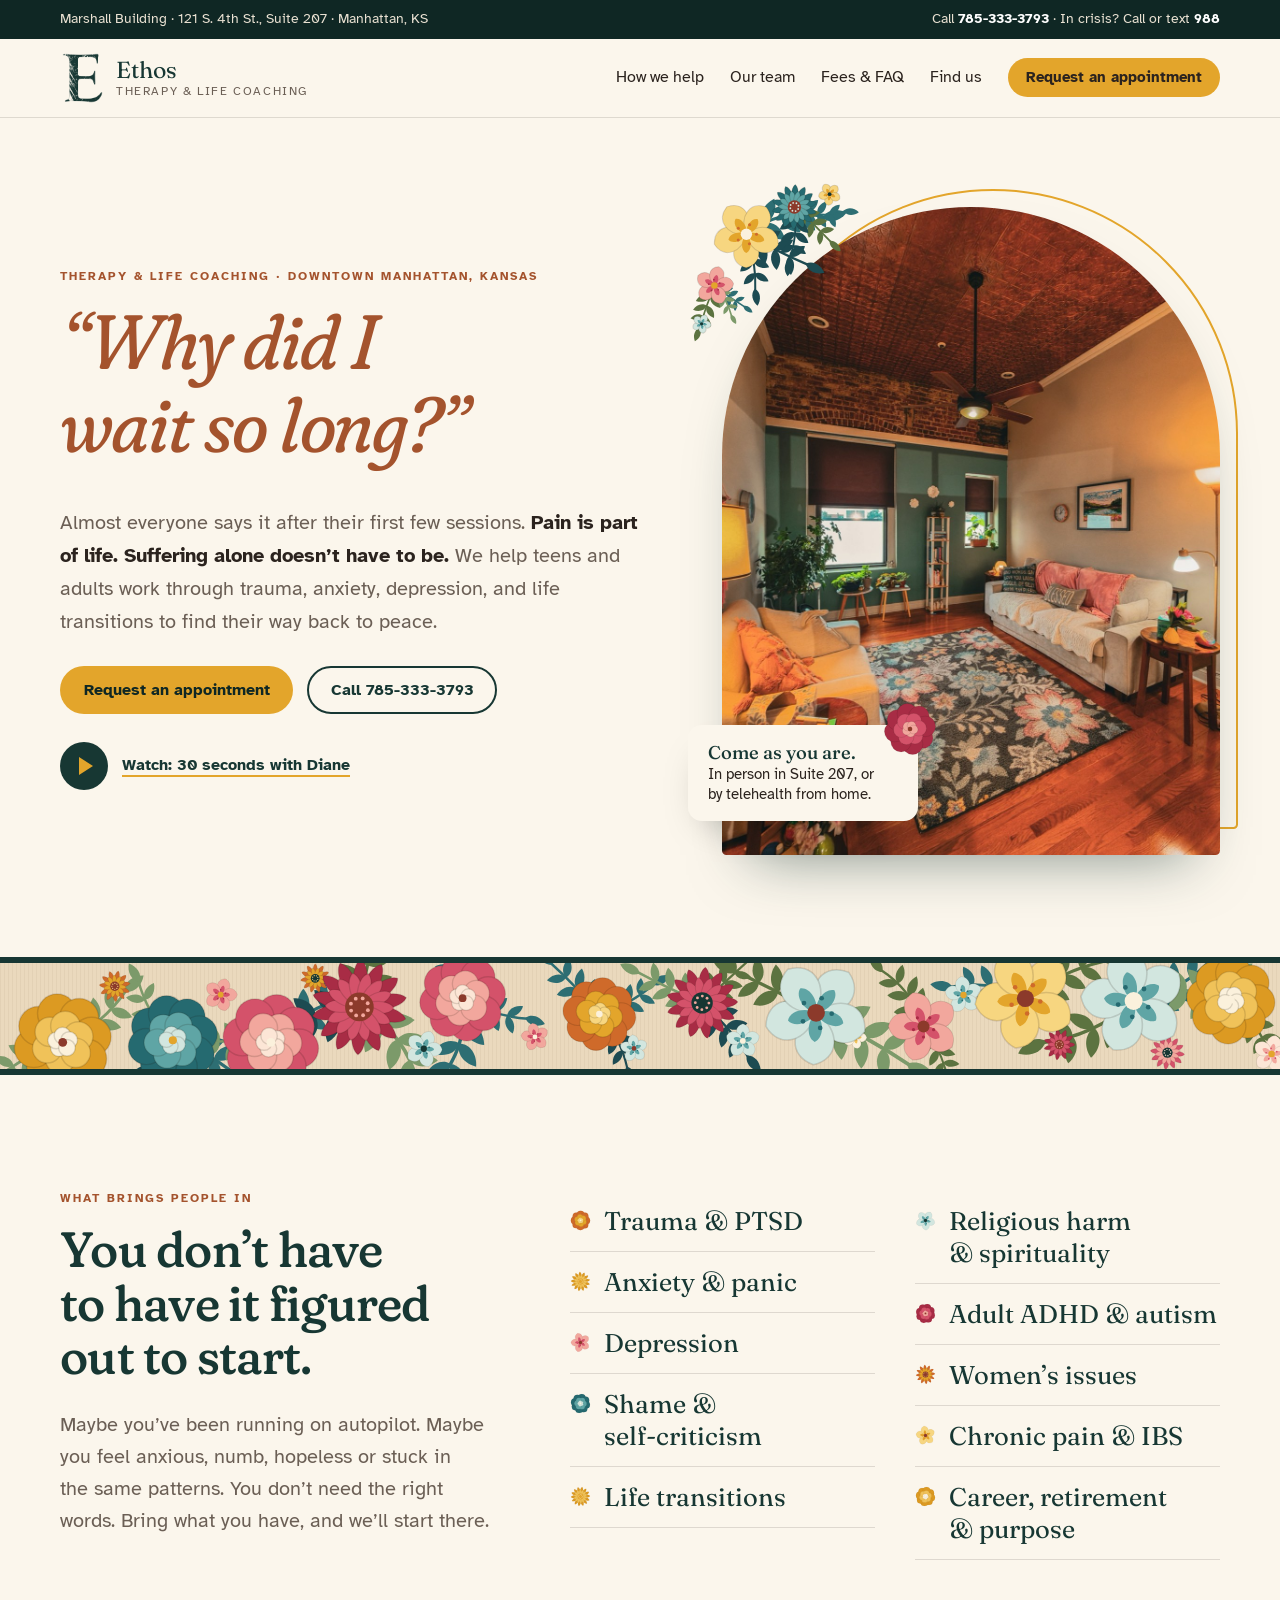
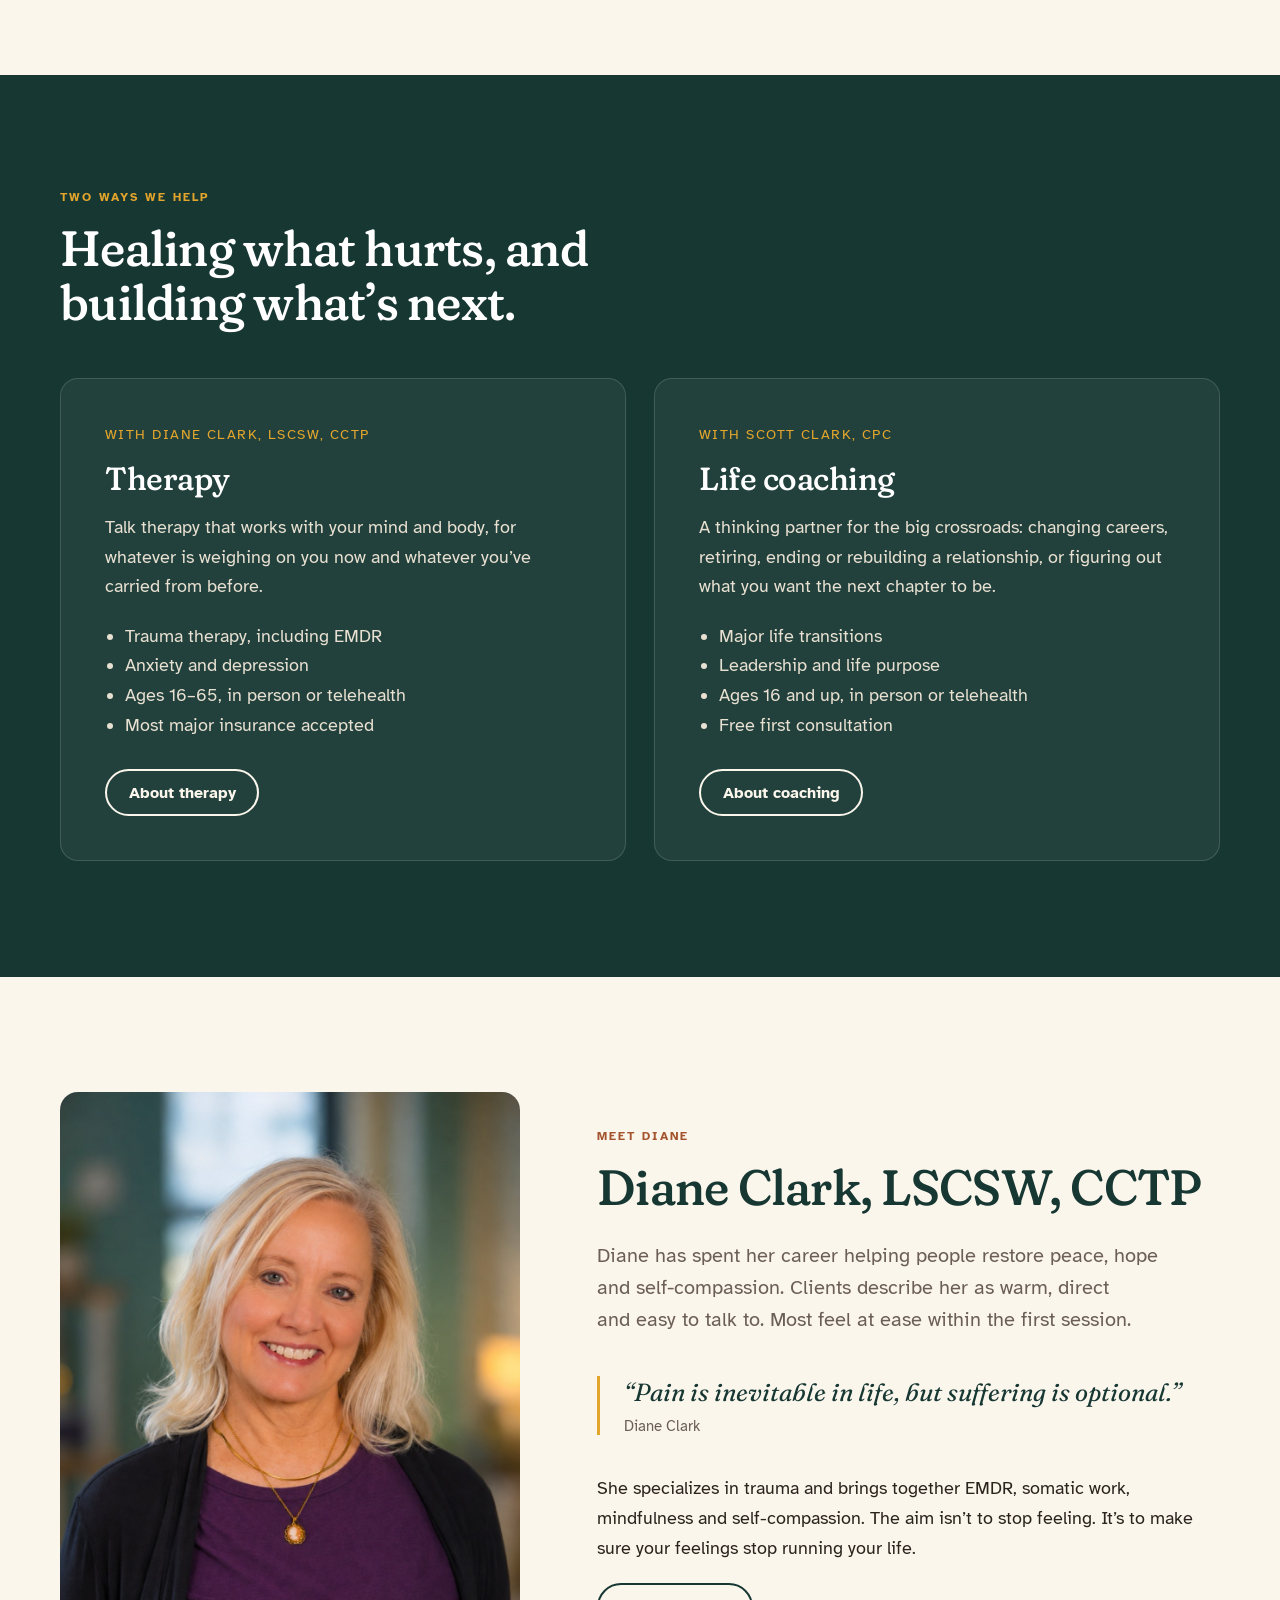
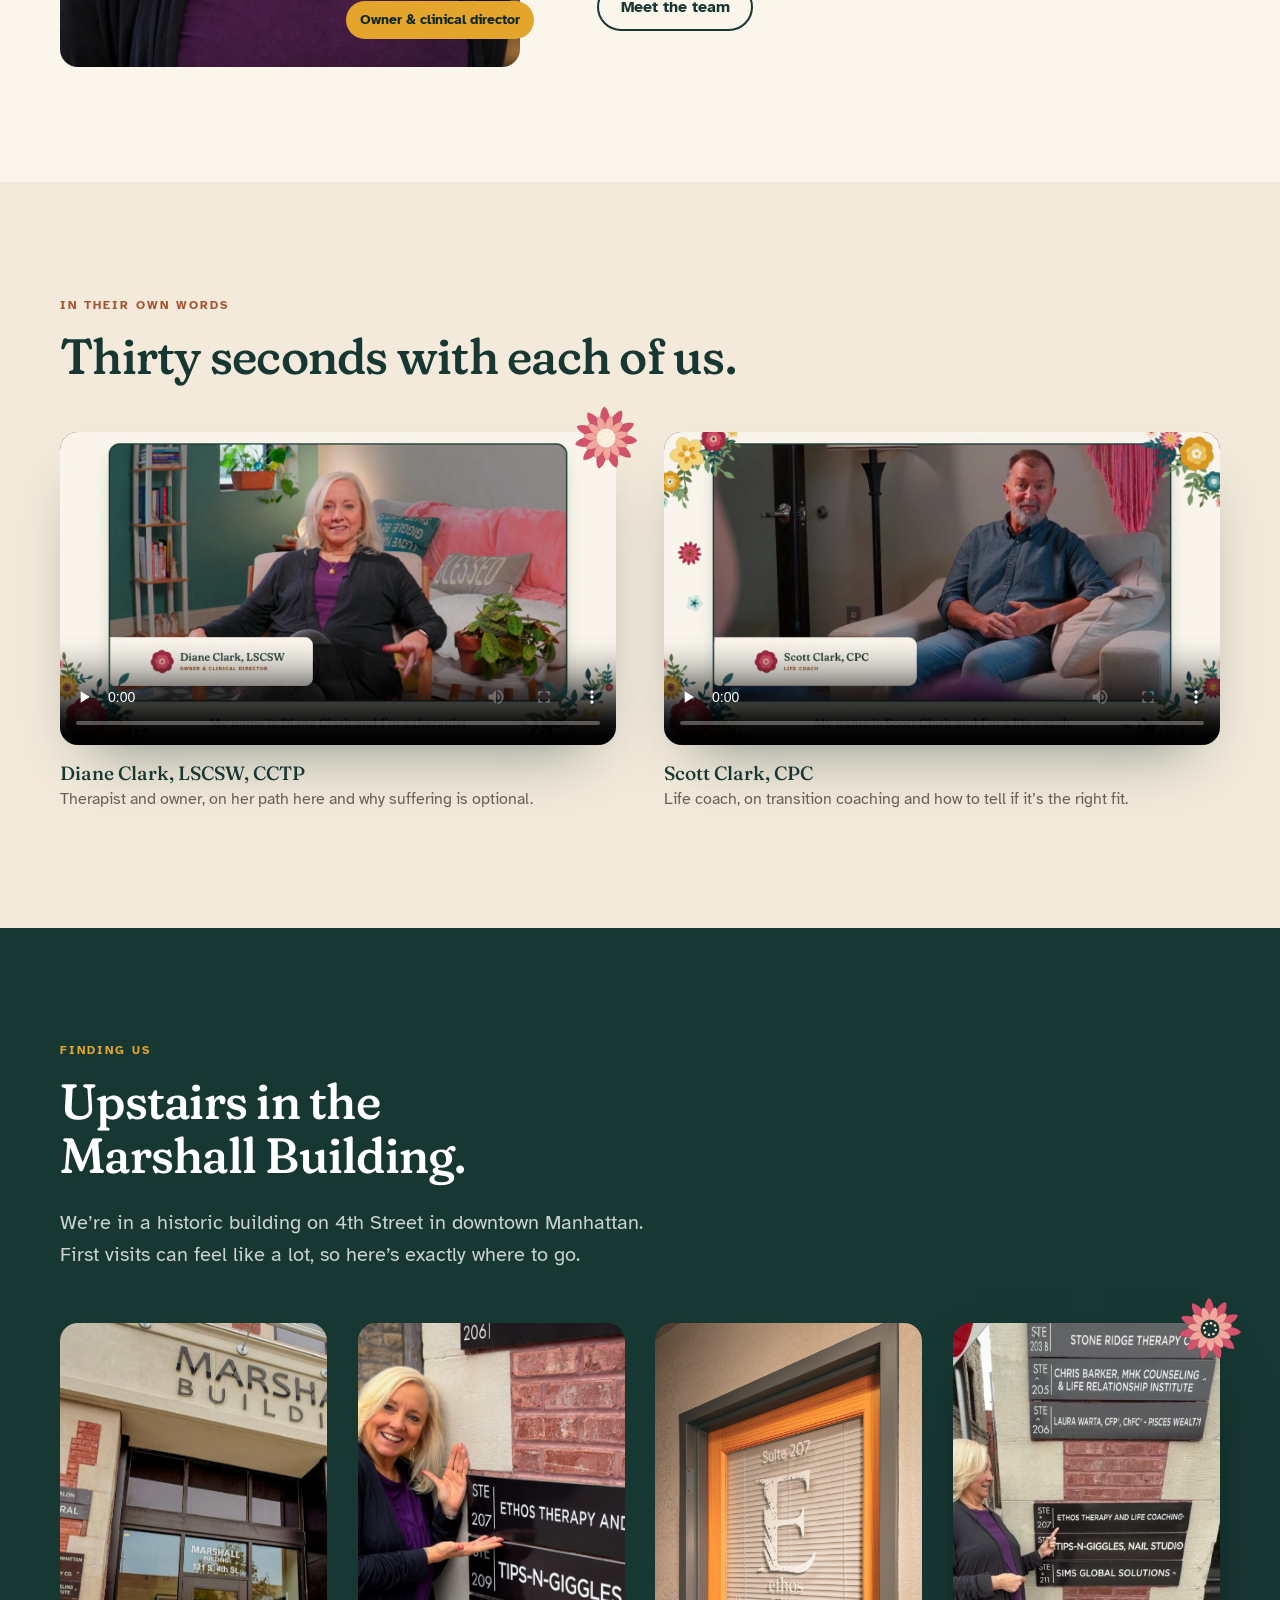
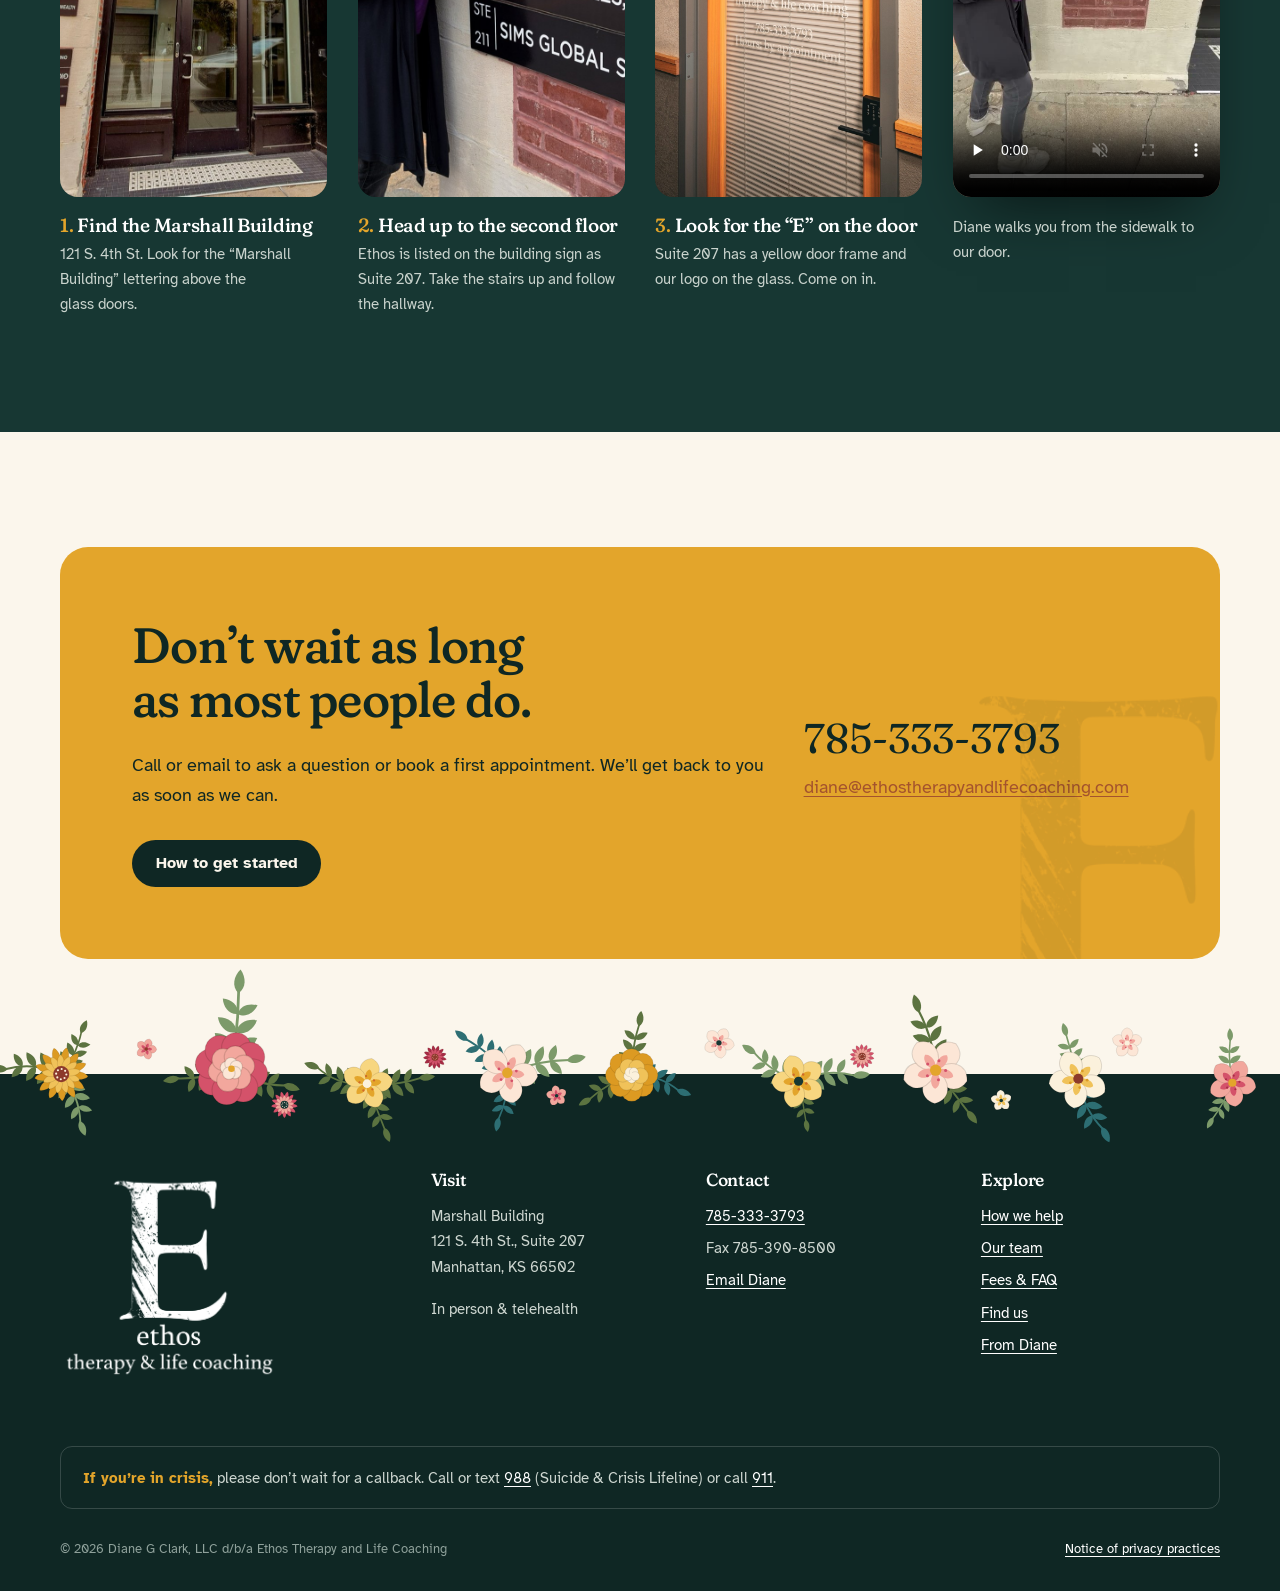
<file: index.html>
<!doctype html>
<html lang="en">
<head>
<meta charset="utf-8">
<meta name="viewport" content="width=device-width, initial-scale=1">
<title>Ethos Therapy &amp; Life Coaching | Trauma, Anxiety &amp; EMDR Therapy in Manhattan, KS</title>
<meta name="description" content="Therapy and life coaching in downtown Manhattan, Kansas. Diane Clark, LSCSW, CCTP, helps teens and adults heal from trauma, anxiety and depression, in person or by telehealth.">
<link rel="canonical" href="https://ethostherapy.net/">
<meta property="og:type" content="website">
<meta property="og:site_name" content="Ethos Therapy &amp; Life Coaching">
<meta property="og:locale" content="en_US">
<meta property="og:url" content="https://ethostherapy.net/">
<meta property="og:title" content="Ethos Therapy &amp; Life Coaching | Manhattan, KS">
<meta property="og:description" content="“Why did I wait so long?” Therapy and life coaching for trauma, anxiety and depression in downtown Manhattan, Kansas. In person or by telehealth.">
<meta property="og:image" content="https://ethostherapy.net/assets/img/og/og-home.jpg">
<meta property="og:image:type" content="image/jpeg">
<meta property="og:image:width" content="1200">
<meta property="og:image:height" content="630">
<meta property="og:image:alt" content="A therapy room at Ethos with a floral rug, beside the words “Why did I wait so long?”">
<meta property="og:video" content="https://ethostherapy.net/assets/video/ethos-promo.mp4?v=3">
<meta property="og:video:secure_url" content="https://ethostherapy.net/assets/video/ethos-promo.mp4?v=3">
<meta property="og:video:type" content="video/mp4">
<meta property="og:video:width" content="1280">
<meta property="og:video:height" content="720">
<meta name="twitter:card" content="summary_large_image">
<meta name="twitter:title" content="Ethos Therapy &amp; Life Coaching | Manhattan, KS">
<meta name="twitter:description" content="“Why did I wait so long?” Therapy and life coaching for trauma, anxiety and depression in downtown Manhattan, Kansas. In person or by telehealth.">
<meta name="twitter:image" content="https://ethostherapy.net/assets/img/og/og-home.jpg">
<meta name="twitter:image:alt" content="A therapy room at Ethos with a floral rug, beside the words “Why did I wait so long?”">
<meta name="theme-color" content="#173733">
<link rel="icon" href="assets/img/favicon.png">
<link rel="preconnect" href="https://fonts.googleapis.com">
<link rel="preconnect" href="https://fonts.gstatic.com" crossorigin>
<link href="https://fonts.googleapis.com/css2?family=Atkinson+Hyperlegible:ital,wght@0,400;0,700;1,400&family=Fraunces:ital,opsz,wght,SOFT@0,9..144,300..600,100;1,9..144,300..600,100&display=swap" rel="stylesheet">
<link rel="stylesheet" href="assets/site.css?v=22">
</head>
<body>
<a class="skip" href="#main">Skip to content</a>

<div class="topbar">
  <div class="wrap">
    <span>Marshall Building · 121 S. 4th St., Suite 207 · Manhattan, KS</span>
    <span>Call <a href="tel:+17853333793">785-333-3793</a> · In crisis? Call or text <a href="tel:988">988</a></span>
  </div>
</div>

<header class="site-header">
  <div class="wrap">
    <a class="brand" href="index.html" aria-label="Ethos Therapy and Life Coaching, home">
      <span class="brand-mark" aria-hidden="true"></span>
      <span class="brand-name">Ethos<small>Therapy &amp; Life Coaching</small></span>
    </a>
    <button class="nav-toggle" aria-expanded="false" aria-controls="nav">Menu</button>
    <nav class="nav" id="nav" aria-label="Main">
      <a href="services.html">How we help</a>
      <a href="team.html">Our team</a>
      <a href="fees.html">Fees &amp; FAQ</a>
      <a href="contact.html">Find us</a>
      <a class="btn btn-primary" href="contact.html#start">Request an appointment</a>
    </nav>
  </div>
</header>

<main id="main">

<section class="hero">
  <div class="wrap">
    <div>
      <span class="eyebrow rise"><span class="hide-sm">Therapy &amp; life coaching · </span><span class="nowrap">Downtown Manhattan, Kansas</span></span>
      <h1 class="rise d1"><span class="quote">“Why did I wait so long?”</span></h1>
      <p class="hero-sub rise d2">Almost everyone says it after their first few sessions. <strong>Pain is part of life. Suffering alone doesn’t have to be.</strong> We help teens and adults work through trauma, anxiety, depression, and life transitions to find their way back to peace.</p>
      <div class="btn-row rise d3">
        <a class="btn btn-primary" href="contact.html#start">Request an appointment</a>
        <a class="btn btn-ghost" href="tel:+17853333793">Call 785-333-3793</a>
      </div>
      <button class="watch rise d4" type="button" data-watch aria-haspopup="dialog">
        <span class="watch-icon" aria-hidden="true"></span>
        <span class="watch-label">Watch: 30 seconds with Diane</span>
      </button>
    </div>
    <div class="hero-media rise d4">
      <div class="arch-wrap">
        <div class="garden arch-posy" data-garden="corner" data-seed="7" role="presentation"></div>
        <div class="arch"><img src="assets/img/room-teal.jpg" alt="A therapy room at Ethos with green walls, a copper tin ceiling, exposed brick and a floral rug" width="1067" height="1600"></div>
        <div class="hero-badge"><span class="garden garden-pin" data-garden="flower" data-seed="6" data-flower="rose" role="presentation"></span><b>Come as you are.</b>In person in Suite 207, or by telehealth from home.</div>
      </div>
    </div>
  </div>
</section>

<div class="rug garden" data-garden="band" data-seed="4" role="presentation"></div>

<section>
  <div class="wrap concerns">
    <div>
      <span class="eyebrow">What brings people in</span>
      <h2>You don’t have to have it figured out to start.</h2>
      <p class="lede">Maybe you’ve been running on autopilot. Maybe you feel anxious, numb, hopeless or stuck in the same patterns. You don’t need the right words. Bring what you have, and we’ll start there.</p>
    </div>
    <ul class="concern-list" data-garden-bullets>
      <li>Trauma &amp; PTSD</li>
      <li>Anxiety &amp; panic</li>
      <li>Depression</li>
      <li><span>Shame &amp; <span class="nowrap">self-criticism</span></span></li>
      <li>Life transitions</li>
      <li>Religious harm &amp; spirituality</li>
      <li>Adult ADHD &amp; autism</li>
      <li>Women’s issues</li>
      <li>Chronic pain &amp; IBS</li>
      <li>Career, retirement &amp; purpose</li>
    </ul>
  </div>
</section>

<section class="dark on-dark">
  <div class="wrap">
    <div class="section-head">
      <span class="eyebrow">Two ways we help</span>
      <h2>Healing what hurts, and building what’s next.</h2>
    </div>
    <div class="paths">
      <article class="path">
        <div class="who">With Diane Clark, LSCSW, CCTP</div>
        <h3>Therapy</h3>
        <p>Talk therapy that works with your mind and body, for whatever is weighing on you now and whatever you’ve carried from before.</p>
        <ul>
          <li>Trauma therapy, including EMDR</li>
          <li>Anxiety and depression</li>
          <li>Ages 16–65, in person or telehealth</li>
          <li>Most major insurance accepted</li>
        </ul>
        <a class="btn btn-ghost" href="services.html#therapy">About therapy</a>
      </article>
      <article class="path">
        <div class="who">With Scott Clark, CPC</div>
        <h3>Life coaching</h3>
        <p>A thinking partner for the big crossroads: changing careers, retiring, ending or rebuilding a relationship, or figuring out what you want the next chapter to be.</p>
        <ul>
          <li>Major life transitions</li>
          <li>Leadership and life purpose</li>
          <li>Ages 16 and up, in person or telehealth</li>
          <li>Free first consultation</li>
        </ul>
        <a class="btn btn-ghost" href="services.html#coaching">About coaching</a>
      </article>
    </div>
  </div>
</section>

<section>
  <div class="wrap person">
    <div class="person-photo">
      <img src="assets/img/diane.jpg" alt="Diane Clark, therapist and owner of Ethos Therapy and Life Coaching" width="1024" height="1536">
      <span class="tag">Owner &amp; clinical director</span>
    </div>
    <div>
      <span class="eyebrow">Meet Diane</span>
      <h2>Diane Clark, LSCSW, CCTP</h2>
      <p class="lede">Diane has spent her career helping people restore peace, hope and self-compassion. Clients describe her as warm, direct and easy to talk to. Most feel at ease within the first session.</p>
      <blockquote class="pull">“Pain is inevitable in life, but suffering is optional.”<cite>Diane Clark</cite></blockquote>
      <p>She specializes in trauma and brings together EMDR, somatic work, mindfulness and self-compassion. The aim isn’t to stop feeling. It’s to make sure your feelings stop running your life.</p>
      <a class="btn btn-ghost" href="team.html">Meet the team</a>
    </div>
  </div>
</section>

<section class="cream">
  <div class="wrap">
    <div class="section-head">
      <span class="eyebrow">In their own words</span>
      <h2>Thirty seconds with each of us.</h2>
    </div>
    <div class="films">
      <figure class="film-frame">
        <span class="garden garden-pin" data-garden="flower" data-seed="16" data-flower="daisy" role="presentation"></span>
        <video src="assets/video/ethos-promo.mp4?v=3" poster="assets/img/promo-poster.jpg?v=4" controls playsinline preload="none" width="1280" height="720" aria-label="Video: Diane Clark introduces herself and her work as a therapist. Captioned."></video>
        <figcaption><b>Diane Clark, LSCSW, CCTP</b> Therapist and owner, on her path here and why suffering is optional.</figcaption>
      </figure>
      <figure class="film-frame">
        <video src="assets/video/scott-promo.mp4?v=1" poster="assets/img/scott-poster.jpg?v=2" controls playsinline preload="none" width="1280" height="720" aria-label="Video: Scott Clark introduces transition coaching and how to get started. Captioned."></video>
        <figcaption><b>Scott Clark, CPC</b> Life coach, on transition coaching and how to tell if it’s the right fit.</figcaption>
      </figure>
    </div>
  </div>
</section>

<section class="dark on-dark" id="find">
  <div class="wrap">
    <div class="find-head">
      <span class="eyebrow">Finding us</span>
      <h2>Upstairs in the Marshall Building.</h2>
      <p class="lede">We’re in a historic building on 4th Street in downtown Manhattan. First visits can feel like a lot, so here’s exactly where to go.</p>
    </div>
    <!-- The walk, left to right: three photo steps, then Diane's walk-in film. Every frame is 9:16, the film's own shape. On phones the row swipes. -->
    <ol class="walk">
      <li><img src="assets/img/exterior.jpg" alt="The Marshall Building entrance at 121 S. 4th Street" loading="lazy" style="object-position: 46% 50%"><h3>Find the Marshall Building</h3><p>121 S. 4th St. Look for the “Marshall Building” lettering above the glass doors.</p></li>
      <li><img src="assets/img/diane-sign.jpg" alt="Diane pointing to the Ethos Therapy sign for Suite 207 on the building" loading="lazy" style="object-position: 38% 50%"><h3>Head up to the second floor</h3><p>Ethos is listed on the building sign as Suite 207. Take the stairs up and follow the hallway.</p></li>
      <li><img src="assets/img/suite-door.jpg" alt="The Suite 207 door with the Ethos E logo on the glass" loading="lazy"><h3>Look for the “E” on the door</h3><p>Suite 207 has a yellow door frame and our logo on the glass. Come on in.</p></li>
      <li class="walk-film film-frame">
        <span class="garden garden-pin" data-garden="flower" data-seed="23" data-flower="daisy" role="presentation"></span>
        <video src="assets/video/finding-us.mp4" poster="assets/img/finding-us-poster.jpg" controls muted playsinline preload="none" width="720" height="1280" aria-label="Video: Diane walks from the street to Suite 207"></video>
        <p>Diane walks you from the sidewalk to our door.</p>
      </li>
    </ol>
  </div>
</section>

<section>
  <div class="wrap">
    <div class="cta">
      <div>
        <h2>Don’t wait as long as most people do.</h2>
        <p>Call or email to ask a question or book a first appointment. We’ll get back to you as soon as we can.</p>
        <div class="btn-row"><a class="btn btn-primary" href="contact.html#start">How to get started</a></div>
      </div>
      <div>
        <a class="big-phone" href="tel:+17853333793">785-333-3793</a>
        <a href="mailto:diane@ethostherapyandlifecoaching.com">diane@ethostherapyandlifecoaching.com</a>
      </div>
    </div>
  </div>
</section>

</main>

<dialog class="lightbox" id="film-dialog" aria-label="Video: thirty seconds with Diane">
  <button class="lightbox-close" type="button" aria-label="Close video">Close ✕</button>
  <video src="assets/video/ethos-promo.mp4?v=3" poster="assets/img/promo-poster.jpg?v=4" controls playsinline preload="none" width="1280" height="720"></video>
</dialog>

<footer class="site-footer">
  <div class="garden garden-edge" data-garden="edge" data-seed="12" role="presentation"></div>
  <div class="wrap">
    <div class="footer-grid">
      <div>
        <div class="footer-logo" role="img" aria-label="Ethos Therapy and Life Coaching"></div>
      </div>
      <div>
        <h4>Visit</h4>
        <p>Marshall Building<br>121 S. 4th St., Suite 207<br>Manhattan, KS 66502</p>
        <p>In person &amp; telehealth</p>
      </div>
      <div>
        <h4>Contact</h4>
        <ul>
          <li><a href="tel:+17853333793">785-333-3793</a></li>
          <li>Fax 785-390-8500</li>
          <li><a href="mailto:diane@ethostherapyandlifecoaching.com">Email Diane</a></li>
        </ul>
      </div>
      <div>
        <h4>Explore</h4>
        <ul>
          <li><a href="services.html">How we help</a></li>
          <li><a href="team.html">Our team</a></li>
          <li><a href="fees.html">Fees &amp; FAQ</a></li>
          <li><a href="contact.html">Find us</a></li>
          <li><a href="writing.html">From Diane</a></li>
        </ul>
      </div>
    </div>
    <div class="crisis"><strong>If you’re in crisis,</strong> please don’t wait for a callback. Call or text <a href="tel:988">988</a> (Suicide &amp; Crisis Lifeline) or call <a href="tel:911">911</a>.</div>
    <div class="legal">
      <span>© 2026 Diane G Clark, LLC d/b/a Ethos Therapy and Life Coaching</span>
      <a href="assets/docs/notice-of-privacy-practices.pdf">Notice of privacy practices</a>
    </div>
  </div>
</footer>

<div class="callbar">
  <a class="btn btn-ghost" href="tel:+17853333793">Call</a>
  <a class="btn btn-primary" href="contact.html#start">Request an appointment</a>
</div>

<script src="assets/garden.js?v=3" defer></script>
<script src="assets/site.js?v=2" defer></script>
<script>
  const t = document.querySelector('.nav-toggle'), n = document.getElementById('nav');
  t.addEventListener('click', () => { const o = n.classList.toggle('open'); t.setAttribute('aria-expanded', o); });
  const dlg = document.getElementById('film-dialog'), film = dlg.querySelector('video');
  document.querySelector('[data-watch]').addEventListener('click', () => { dlg.showModal(); film.play(); });
  dlg.addEventListener('click', (e) => { if (e.target === dlg || e.target.closest('.lightbox-close')) dlg.close(); });
  dlg.addEventListener('close', () => { film.pause(); film.currentTime = 0; });
</script>
</body>
</html>
</file>
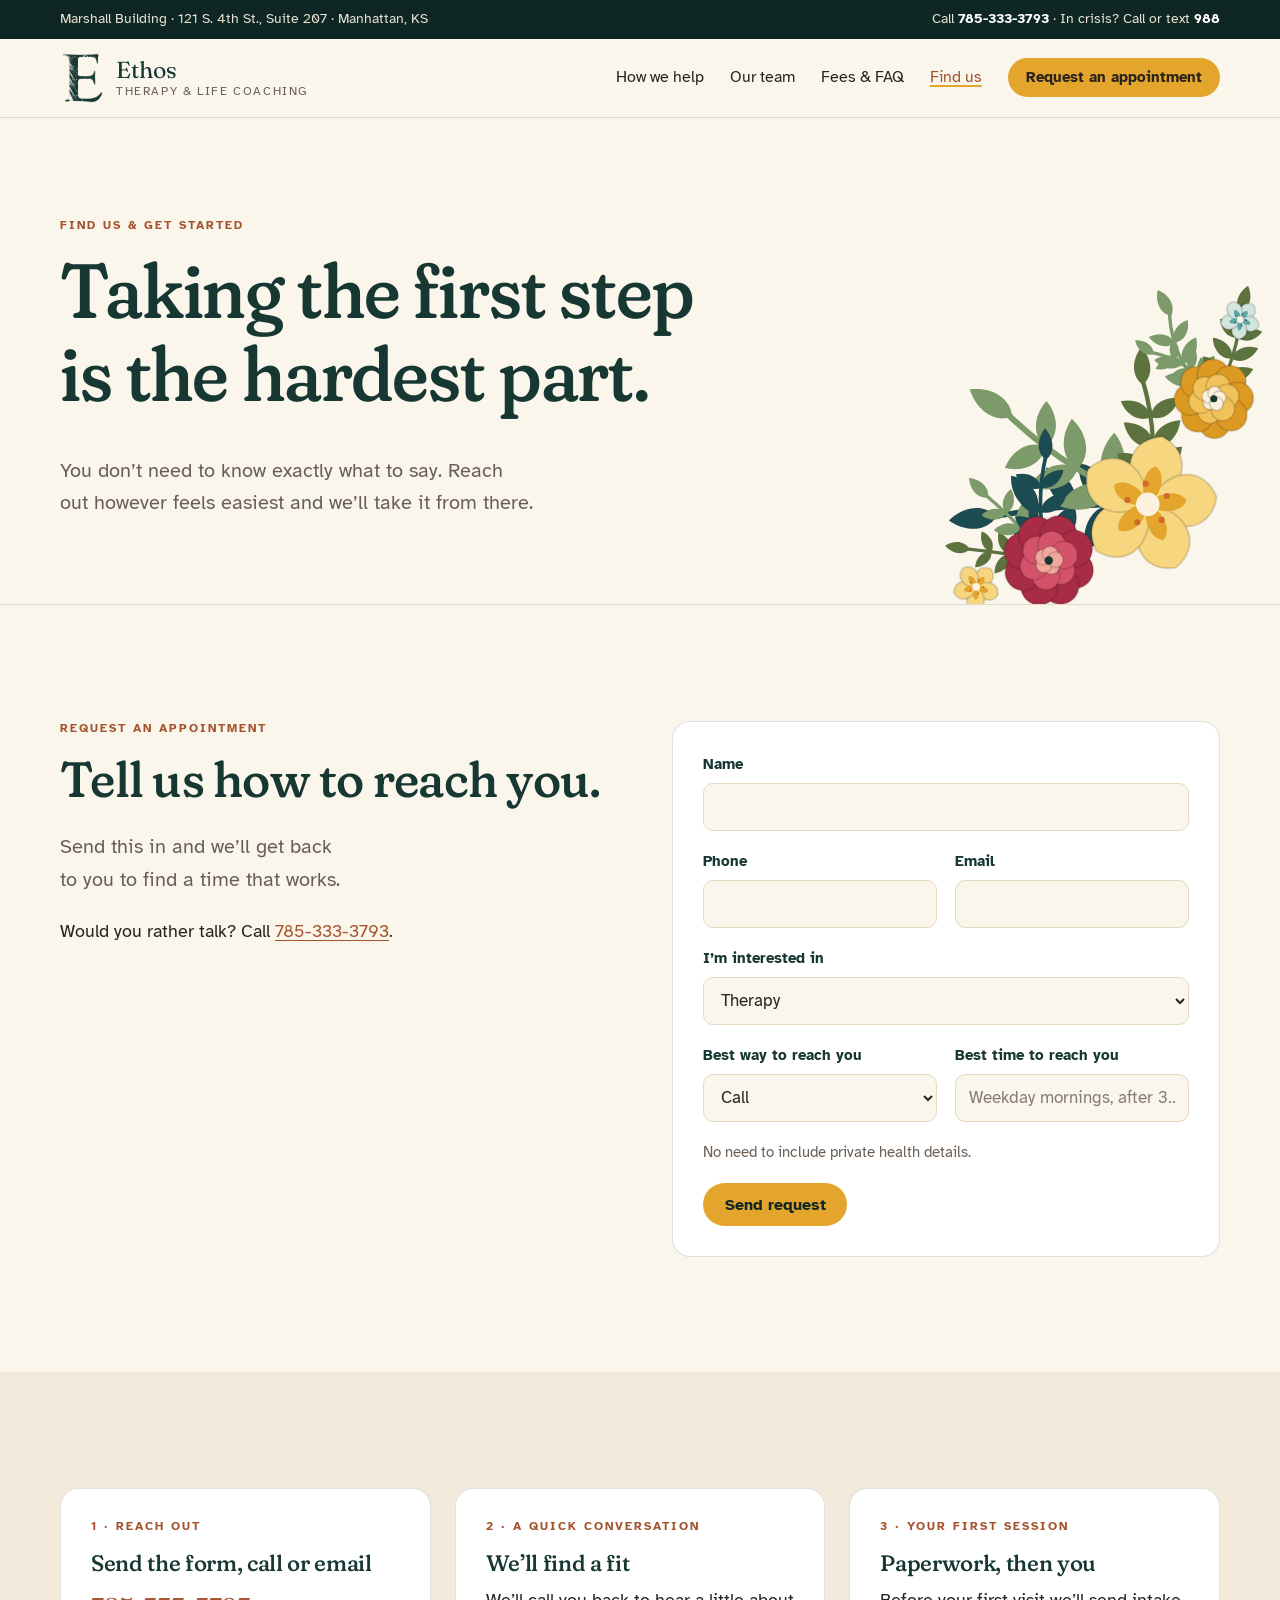
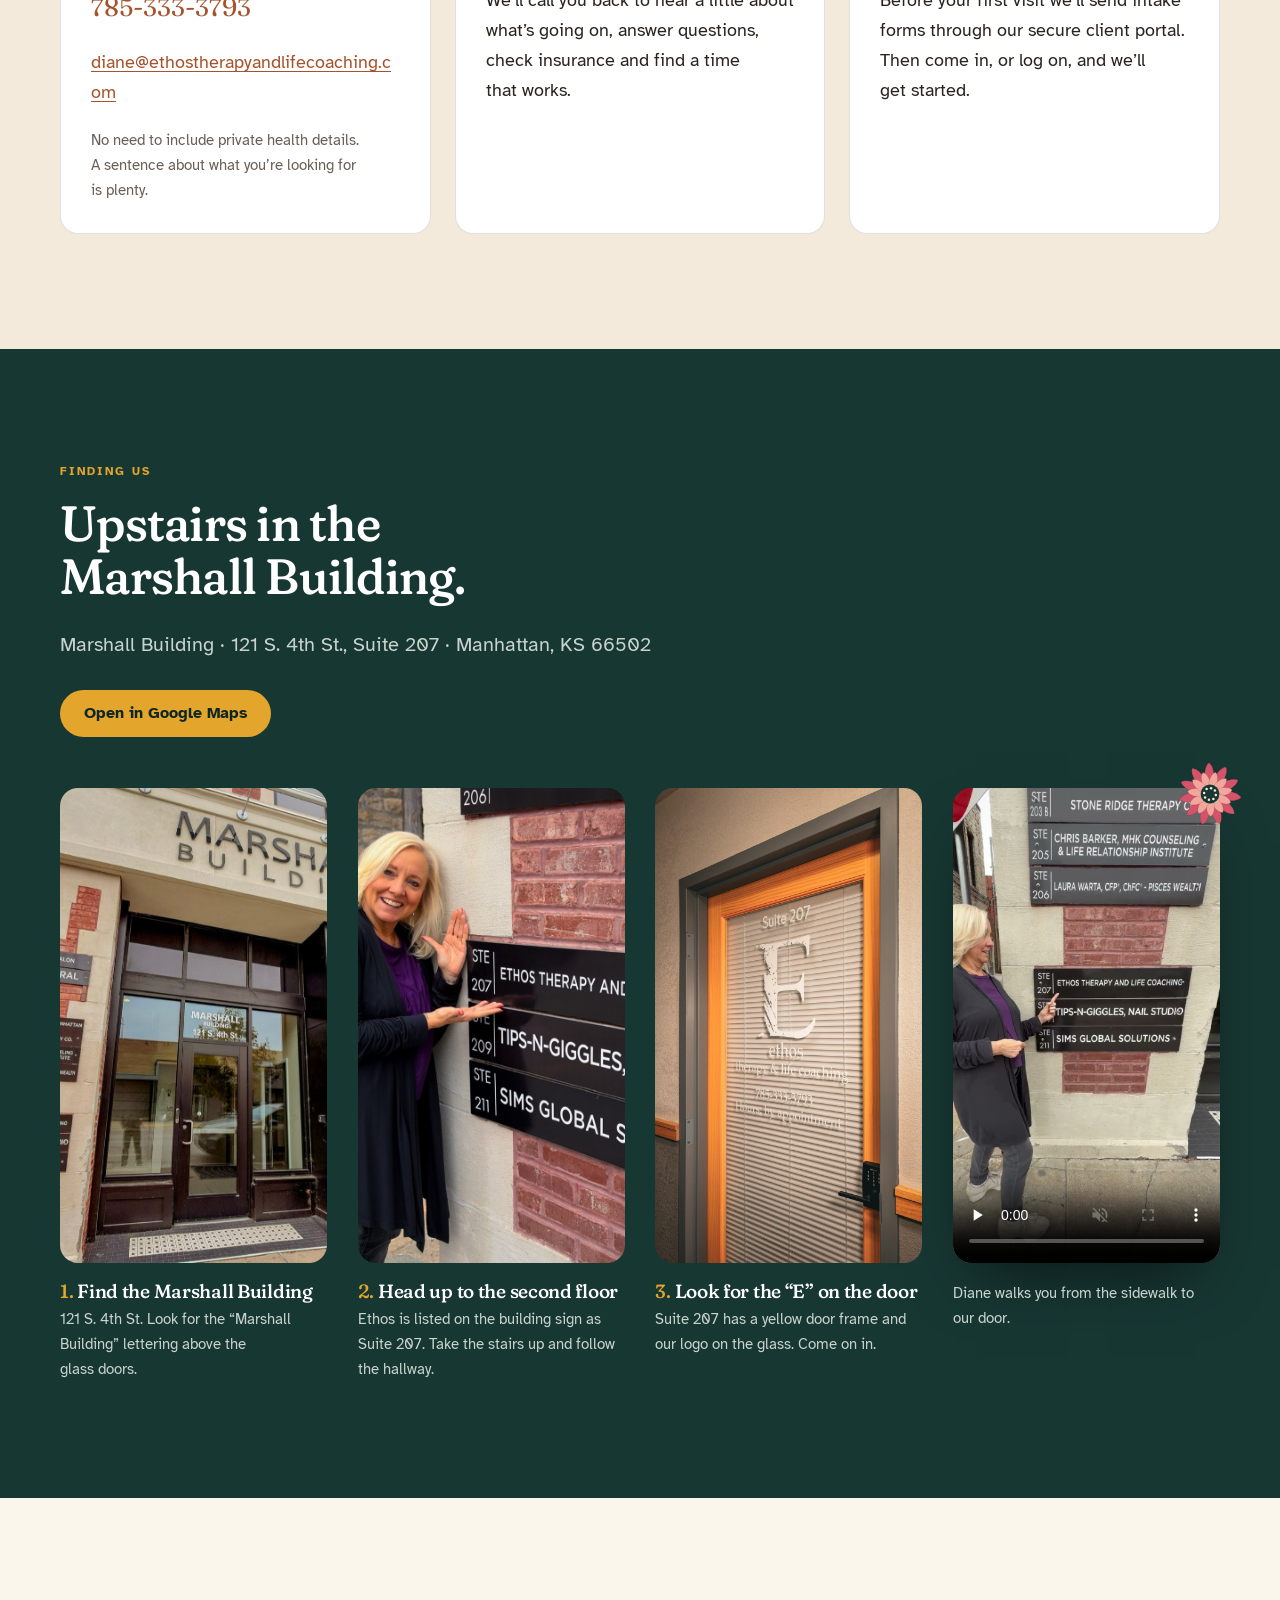
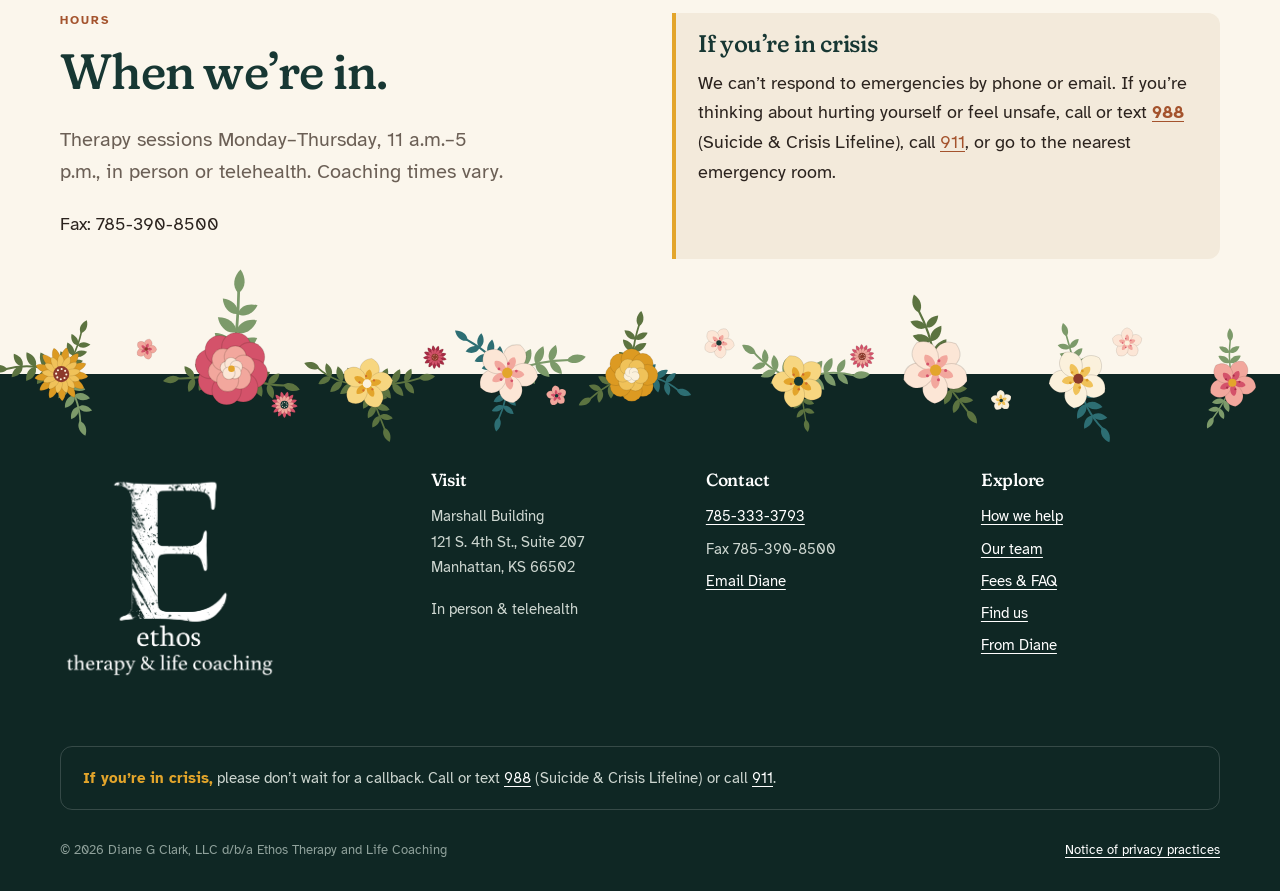
<file: contact.html>
<!doctype html>
<html lang="en">
<head>
<meta charset="utf-8">
<meta name="viewport" content="width=device-width, initial-scale=1">
<title>Find Us &amp; Get Started | Ethos Therapy, 121 S. 4th St., Manhattan, KS</title>
<meta name="description" content="Ethos Therapy and Life Coaching is in Suite 207 of the Marshall Building, 121 S. 4th St. in downtown Manhattan, Kansas. Call 785-333-3793 to request an appointment.">
<link rel="canonical" href="https://ethostherapy.net/contact.html">
<meta property="og:type" content="website">
<meta property="og:site_name" content="Ethos Therapy &amp; Life Coaching">
<meta property="og:locale" content="en_US">
<meta property="og:url" content="https://ethostherapy.net/contact.html">
<meta property="og:title" content="Find Us &amp; Get Started | Ethos Therapy &amp; Life Coaching">
<meta property="og:description" content="Suite 207 of the Marshall Building, 121 S. 4th St., Manhattan, Kansas. Call 785-333-3793 to request an appointment.">
<meta property="og:image" content="https://ethostherapy.net/assets/img/og/og-contact.jpg">
<meta property="og:image:type" content="image/jpeg">
<meta property="og:image:width" content="1200">
<meta property="og:image:height" content="630">
<meta property="og:image:alt" content="The Suite 207 door at Ethos Therapy in the Marshall Building">
<meta name="twitter:card" content="summary_large_image">
<meta name="twitter:title" content="Find Us &amp; Get Started | Ethos Therapy &amp; Life Coaching">
<meta name="twitter:description" content="Suite 207 of the Marshall Building, 121 S. 4th St., Manhattan, Kansas. Call 785-333-3793 to request an appointment.">
<meta name="twitter:image" content="https://ethostherapy.net/assets/img/og/og-contact.jpg">
<meta name="twitter:image:alt" content="The Suite 207 door at Ethos Therapy in the Marshall Building">
<meta name="theme-color" content="#173733">
<link rel="icon" href="assets/img/favicon.png">
<link rel="preconnect" href="https://fonts.googleapis.com">
<link rel="preconnect" href="https://fonts.gstatic.com" crossorigin>
<link href="https://fonts.googleapis.com/css2?family=Atkinson+Hyperlegible:ital,wght@0,400;0,700;1,400&family=Fraunces:ital,opsz,wght,SOFT@0,9..144,300..600,100;1,9..144,300..600,100&display=swap" rel="stylesheet">
<link rel="stylesheet" href="assets/site.css?v=22">
</head>
<body>
<a class="skip" href="#main">Skip to content</a>

<div class="topbar">
  <div class="wrap">
    <span>Marshall Building · 121 S. 4th St., Suite 207 · Manhattan, KS</span>
    <span>Call <a href="tel:+17853333793">785-333-3793</a> · In crisis? Call or text <a href="tel:988">988</a></span>
  </div>
</div>

<header class="site-header">
  <div class="wrap">
    <a class="brand" href="index.html" aria-label="Ethos Therapy and Life Coaching, home">
      <span class="brand-mark" aria-hidden="true"></span>
      <span class="brand-name">Ethos<small>Therapy &amp; Life Coaching</small></span>
    </a>
    <button class="nav-toggle" aria-expanded="false" aria-controls="nav">Menu</button>
    <nav class="nav" id="nav" aria-label="Main">
      <a href="services.html">How we help</a>
      <a href="team.html">Our team</a>
      <a href="fees.html">Fees &amp; FAQ</a>
      <a href="contact.html" aria-current="page">Find us</a>
      <a class="btn btn-primary" href="contact.html#start">Request an appointment</a>
    </nav>
  </div>
</header>

<main id="main">
<section class="page-hero">
  <div class="garden garden-corner" data-garden="corner" data-seed="14" role="presentation"></div>
  <div class="wrap">
    <span class="eyebrow">Find us &amp; get started</span>
    <h1>Taking the first step is the hardest part.</h1>
    <p class="lede">You don’t need to know exactly what to say. Reach out however feels easiest and we’ll take it from there.</p>
  </div>
</section>

<section id="start">
  <div class="wrap grid-2 request">
    <div>
      <span class="eyebrow">Request an appointment</span>
      <h2>Tell us how to reach you.</h2>
      <p class="lede">Send this in and we’ll get back to you to find a time that works.</p>
      <p>Would you rather talk? Call <a href="tel:+17853333793">785-333-3793</a>.</p>
    </div>
    <form class="card form" action="https://formsubmit.co/diane@ethostherapyandlifecoaching.com" method="POST">
      <input type="hidden" name="_subject" value="New appointment request from the website">
      <input type="hidden" name="_template" value="table">
      <input type="hidden" name="_captcha" value="false">
      <input type="hidden" name="_next" value="https://ethostherapy.net/thanks.html">
      <input class="hp" type="text" name="_honey" tabindex="-1" autocomplete="off" aria-hidden="true">
      <label>Name<input type="text" name="Name" autocomplete="name" required></label>
      <div class="form-row">
        <label>Phone<input type="tel" name="Phone" autocomplete="tel" required></label>
        <label>Email<input type="email" name="email" autocomplete="email" required></label>
      </div>
      <label>I’m interested in
        <select name="Interested in" data-interest>
          <option>Therapy</option>
          <option>Life coaching</option>
          <option>Not sure yet</option>
        </select>
      </label>
      <div class="form-row">
        <label>Best way to reach you
          <select name="Best way to reach me">
            <option>Call</option>
            <option>Text</option>
            <option>Email</option>
          </select>
        </label>
        <label>Best time to reach you<input type="text" name="Best time to reach me" placeholder="Weekday mornings, after 3…"></label>
      </div>
      <p class="form-note">No need to include private health details.</p>
      <button class="btn btn-primary" type="submit">Send request</button>
    </form>
  </div>
</section>

<section class="cream">
  <div class="wrap grid-3">
    <article class="card">
      <span class="eyebrow">1 · Reach out</span>
      <h3>Send the form, call or email</h3>
      <p><a href="tel:+17853333793" style="font-family:var(--serif);font-size:1.6rem;text-decoration:none">785-333-3793</a></p>
      <p><a href="mailto:diane@ethostherapyandlifecoaching.com">diane@ethostherapyandlifecoaching.com</a></p>
      <p style="color:var(--muted);font-size:.95rem">No need to include private health details. A sentence about what you’re looking for is plenty.</p>
    </article>
    <article class="card">
      <span class="eyebrow">2 · A quick conversation</span>
      <h3>We’ll find a fit</h3>
      <p>We’ll call you back to hear a little about what’s going on, answer questions, check insurance and find a time that works.</p>
    </article>
    <article class="card">
      <span class="eyebrow">3 · Your first session</span>
      <h3>Paperwork, then you</h3>
      <p>Before your first visit we’ll send intake forms through our secure client portal. Then come in, or log on, and we’ll get started.</p>
    </article>
  </div>
</section>

<section class="dark on-dark" id="find">
  <div class="wrap">
    <div class="find-head">
      <span class="eyebrow">Finding us</span>
      <h2>Upstairs in the Marshall Building.</h2>
      <p class="lede">Marshall Building · 121 S. 4th St., Suite 207 · Manhattan, KS 66502</p>
      <div class="btn-row"><a class="btn btn-primary" href="https://www.google.com/maps/search/?api=1&amp;query=121+S+4th+St+Manhattan+KS+66502" target="_blank" rel="noopener">Open in Google Maps</a></div>
    </div>
    <!-- Same walk as on the home page: three photo steps, then Diane's walk-in film, every frame 9:16. -->
    <ol class="walk">
      <li><img src="assets/img/exterior.jpg" alt="The Marshall Building entrance at 121 S. 4th Street" loading="lazy" style="object-position: 46% 50%"><h3>Find the Marshall Building</h3><p>121 S. 4th St. Look for the “Marshall Building” lettering above the glass doors.</p></li>
      <li><img src="assets/img/diane-sign.jpg" alt="Diane pointing to the Ethos Therapy sign for Suite 207 on the building" loading="lazy" style="object-position: 38% 50%"><h3>Head up to the second floor</h3><p>Ethos is listed on the building sign as Suite 207. Take the stairs up and follow the hallway.</p></li>
      <li><img src="assets/img/suite-door.jpg" alt="The Suite 207 door with the Ethos E logo on the glass" loading="lazy"><h3>Look for the “E” on the door</h3><p>Suite 207 has a yellow door frame and our logo on the glass. Come on in.</p></li>
      <li class="walk-film film-frame">
        <span class="garden garden-pin" data-garden="flower" data-seed="23" data-flower="daisy" role="presentation"></span>
        <video src="assets/video/finding-us.mp4" poster="assets/img/finding-us-poster.jpg" controls muted playsinline preload="none" width="720" height="1280" aria-label="Video: Diane walks from the street to Suite 207"></video>
        <p>Diane walks you from the sidewalk to our door.</p>
      </li>
    </ol>
  </div>
</section>

<section>
  <div class="wrap grid-2">
    <div>
      <span class="eyebrow">Hours</span>
      <h2>When we’re in.</h2>
      <p class="lede">Therapy sessions Monday–Thursday, 11 a.m.–5 p.m., in person or telehealth. Coaching times vary.</p>
      <p>Fax: 785-390-8500</p>
    </div>
    <div class="note">
      <h3 style="margin-top:0">If you’re in crisis</h3>
      <p style="margin:0">We can’t respond to emergencies by phone or email. If you’re thinking about hurting yourself or feel unsafe, call or text <a href="tel:988"><strong>988</strong></a> (Suicide &amp; Crisis Lifeline), call <a href="tel:911">911</a>, or go to the nearest emergency room.</p>
    </div>
  </div>
</section>

</main>

<footer class="site-footer">
  <div class="garden garden-edge" data-garden="edge" data-seed="12" role="presentation"></div>
  <div class="wrap">
    <div class="footer-grid">
      <div>
        <div class="footer-logo" role="img" aria-label="Ethos Therapy and Life Coaching"></div>
      </div>
      <div>
        <h4>Visit</h4>
        <p>Marshall Building<br>121 S. 4th St., Suite 207<br>Manhattan, KS 66502</p>
        <p>In person &amp; telehealth</p>
      </div>
      <div>
        <h4>Contact</h4>
        <ul>
          <li><a href="tel:+17853333793">785-333-3793</a></li>
          <li>Fax 785-390-8500</li>
          <li><a href="mailto:diane@ethostherapyandlifecoaching.com">Email Diane</a></li>
        </ul>
      </div>
      <div>
        <h4>Explore</h4>
        <ul>
          <li><a href="services.html">How we help</a></li>
          <li><a href="team.html">Our team</a></li>
          <li><a href="fees.html">Fees &amp; FAQ</a></li>
          <li><a href="contact.html">Find us</a></li>
          <li><a href="writing.html">From Diane</a></li>
        </ul>
      </div>
    </div>
    <div class="crisis"><strong>If you’re in crisis,</strong> please don’t wait for a callback. Call or text <a href="tel:988">988</a> (Suicide &amp; Crisis Lifeline) or call <a href="tel:911">911</a>.</div>
    <div class="legal">
      <span>© 2026 Diane G Clark, LLC d/b/a Ethos Therapy and Life Coaching</span>
      <a href="assets/docs/notice-of-privacy-practices.pdf">Notice of privacy practices</a>
    </div>
  </div>
</footer>

<div class="callbar">
  <a class="btn btn-ghost" href="tel:+17853333793">Call</a>
  <a class="btn btn-primary" href="contact.html#start">Request an appointment</a>
</div>

<script src="assets/garden.js?v=3" defer></script>
<script src="assets/site.js?v=2" defer></script>
<script>
  // The coaching buttons link here with ?for=coaching, so the form starts on "Life coaching".
  if (new URLSearchParams(location.search).get('for') === 'coaching') document.querySelector('[data-interest]').value = 'Life coaching';
  // FormSubmit emails the request within seconds but can take 30+ seconds to answer the browser.
  // So send it in the background and go to the thank-you page after 3 seconds (or sooner if it answers).
  // If the send fails outright, fall back to the plain form post.
  const form = document.querySelector('form.form');
  form.addEventListener('submit', (e) => {
    e.preventDefault();
    const btn = form.querySelector('button[type=submit]');
    btn.disabled = true; btn.textContent = 'Sending…';
    const done = () => { location.href = 'thanks.html'; };
    const wait = setTimeout(done, 3000);
    fetch(form.action.replace('formsubmit.co/', 'formsubmit.co/ajax/'), {
      method: 'POST', body: new URLSearchParams(new FormData(form)), headers: { Accept: 'application/json' }, keepalive: true,
    }).then(done, () => { clearTimeout(wait); form.submit(); });
  });
  const t = document.querySelector('.nav-toggle'), n = document.getElementById('nav');
  t.addEventListener('click', () => { const o = n.classList.toggle('open'); t.setAttribute('aria-expanded', o); });
</script>
</body>
</html>
</file>
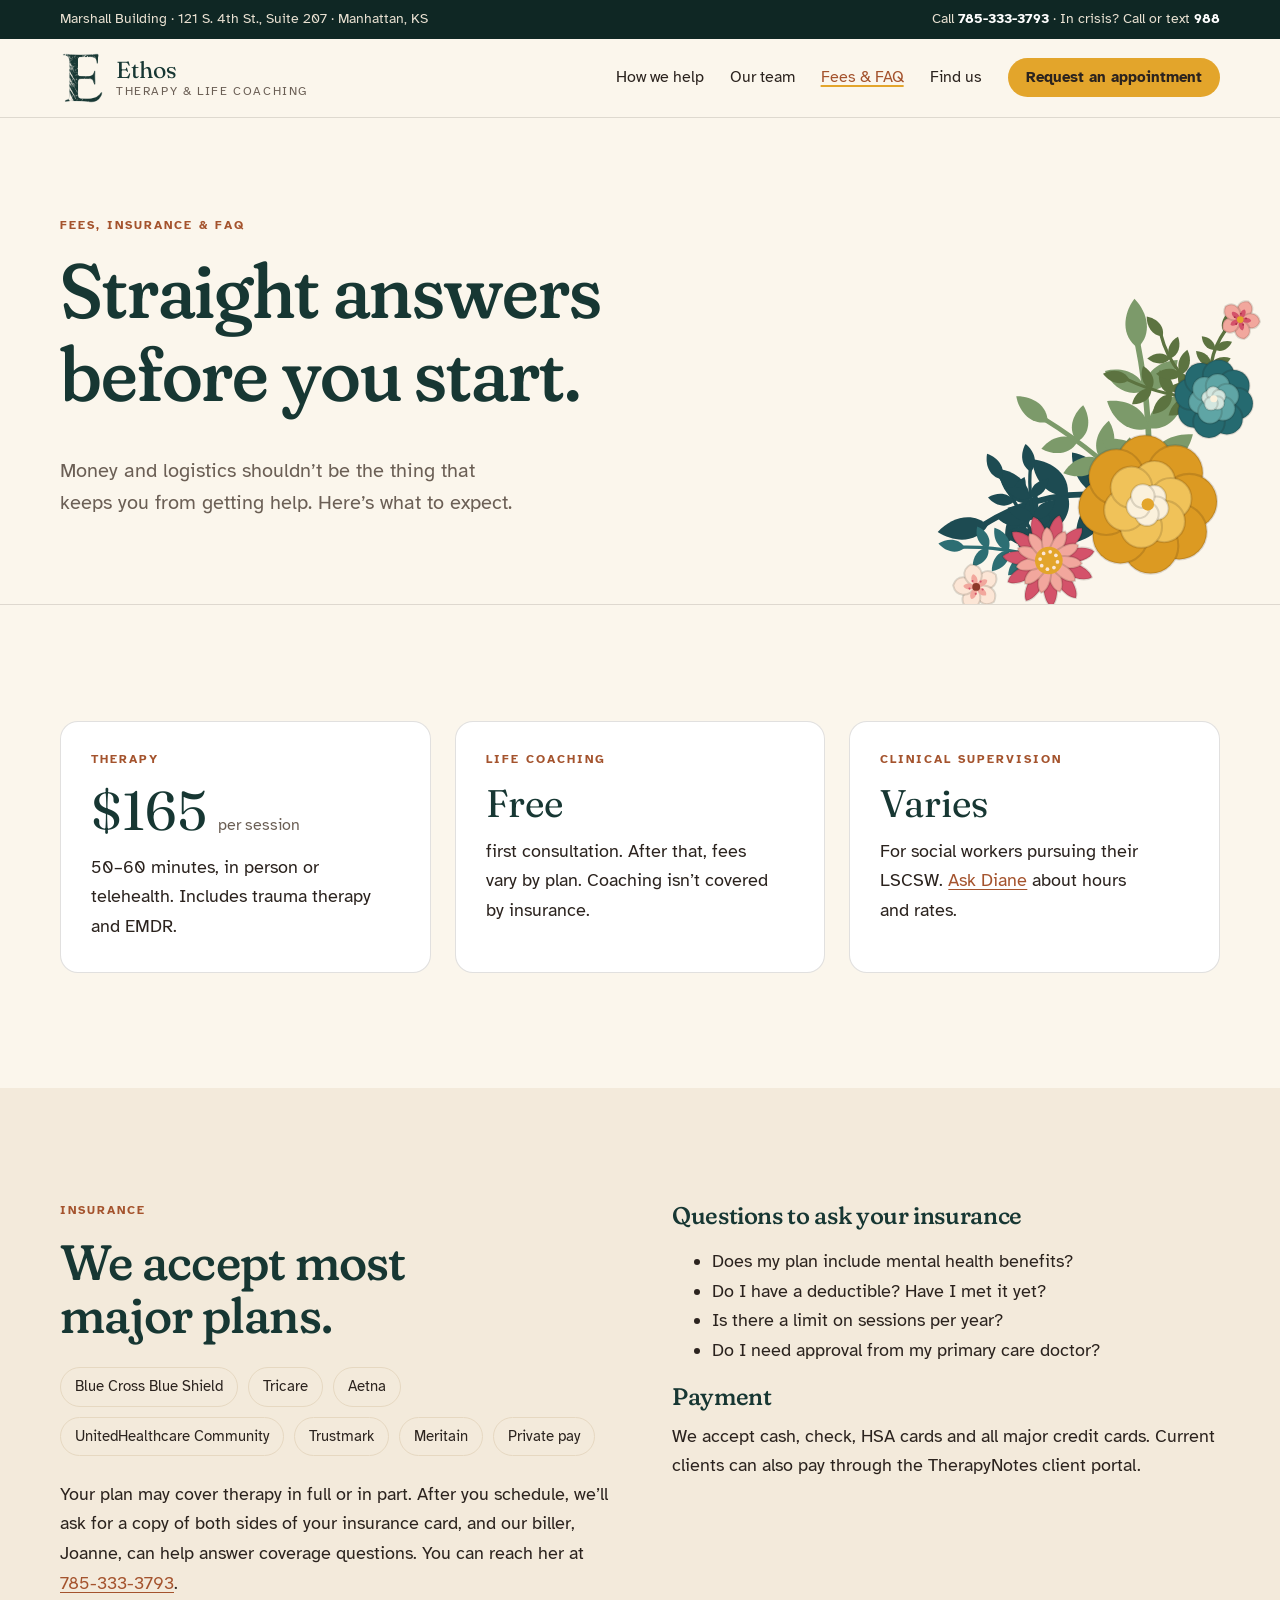
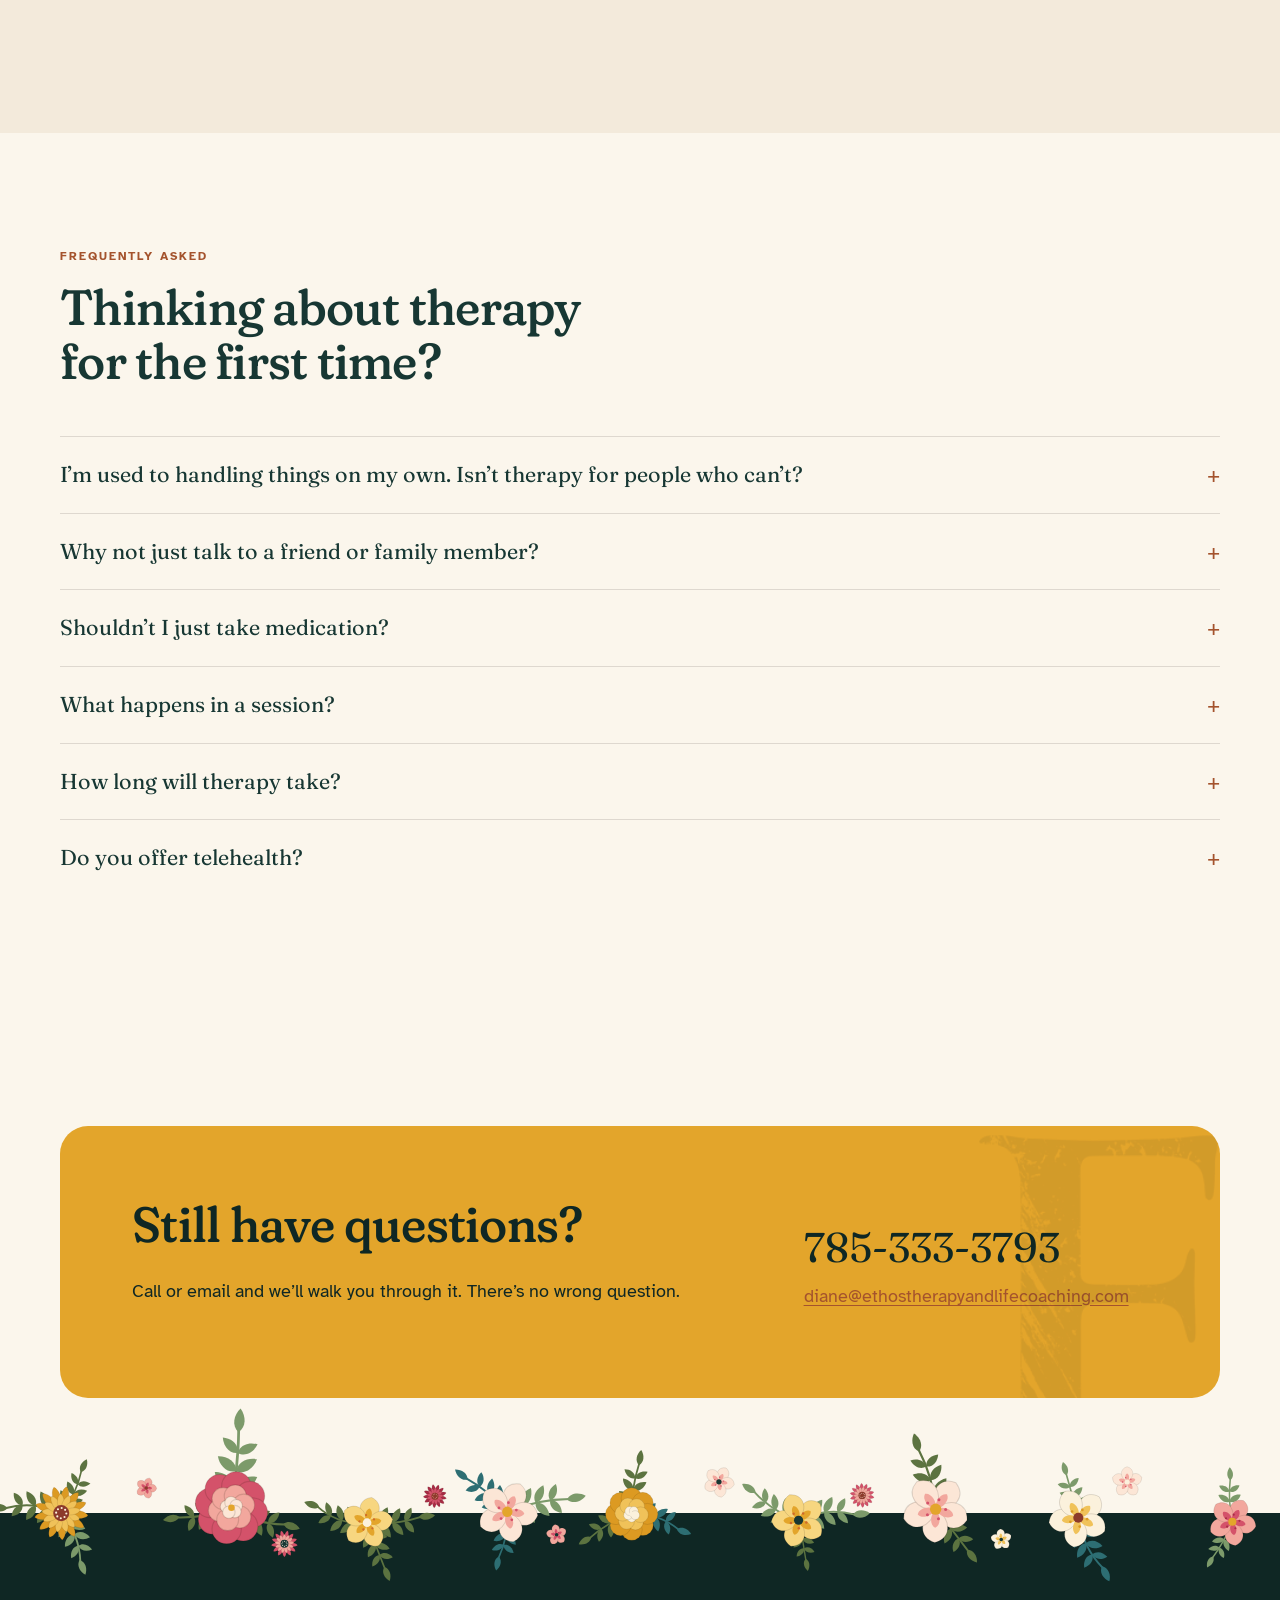
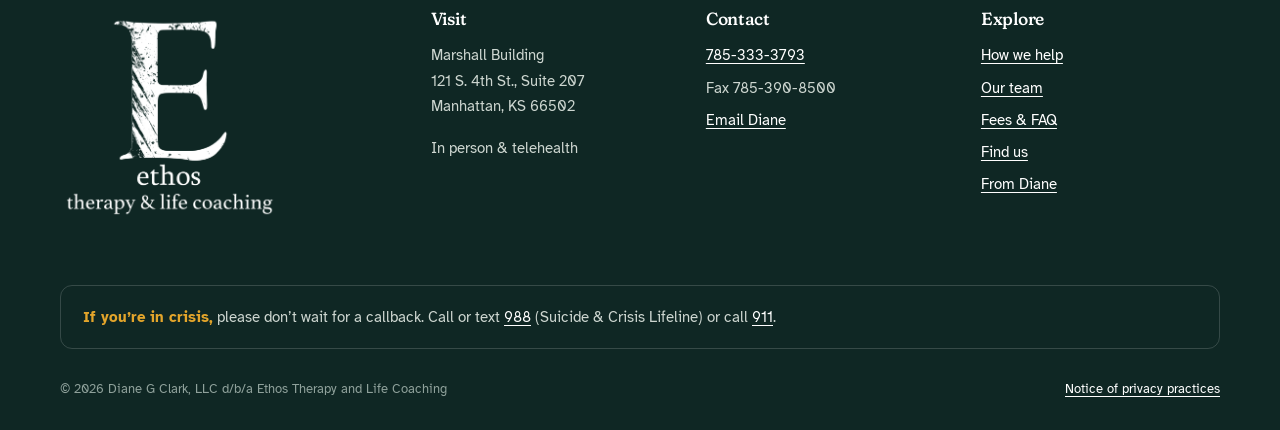
<file: fees.html>
<!doctype html>
<html lang="en">
<head>
<meta charset="utf-8">
<meta name="viewport" content="width=device-width, initial-scale=1">
<title>Fees, Insurance &amp; FAQ | Ethos Therapy and Life Coaching, Manhattan, KS</title>
<meta name="description" content="Therapy rates, accepted insurance (BCBS, Tricare, Aetna and more), payment options and answers to common questions about starting therapy at Ethos.">
<link rel="canonical" href="https://ethostherapy.net/fees.html">
<meta property="og:type" content="website">
<meta property="og:site_name" content="Ethos Therapy &amp; Life Coaching">
<meta property="og:locale" content="en_US">
<meta property="og:url" content="https://ethostherapy.net/fees.html">
<meta property="og:title" content="Fees, Insurance &amp; FAQ | Ethos Therapy &amp; Life Coaching">
<meta property="og:description" content="Straight answers before you start: rates, accepted insurance and what to expect at your first visit.">
<meta property="og:image" content="https://ethostherapy.net/assets/img/og/og-fees.jpg">
<meta property="og:image:type" content="image/jpeg">
<meta property="og:image:width" content="1200">
<meta property="og:image:height" content="630">
<meta property="og:image:alt" content="Ethos Therapy: straight answers before you start">
<meta name="twitter:card" content="summary_large_image">
<meta name="twitter:title" content="Fees, Insurance &amp; FAQ | Ethos Therapy &amp; Life Coaching">
<meta name="twitter:description" content="Straight answers before you start: rates, accepted insurance and what to expect at your first visit.">
<meta name="twitter:image" content="https://ethostherapy.net/assets/img/og/og-fees.jpg">
<meta name="twitter:image:alt" content="Ethos Therapy: straight answers before you start">
<meta name="theme-color" content="#173733">
<link rel="icon" href="assets/img/favicon.png">
<link rel="preconnect" href="https://fonts.googleapis.com">
<link rel="preconnect" href="https://fonts.gstatic.com" crossorigin>
<link href="https://fonts.googleapis.com/css2?family=Atkinson+Hyperlegible:ital,wght@0,400;0,700;1,400&family=Fraunces:ital,opsz,wght,SOFT@0,9..144,300..600,100;1,9..144,300..600,100&display=swap" rel="stylesheet">
<link rel="stylesheet" href="assets/site.css?v=18">
</head>
<body>
<a class="skip" href="#main">Skip to content</a>

<div class="topbar">
  <div class="wrap">
    <span>Marshall Building · 121 S. 4th St., Suite 207 · Manhattan, KS</span>
    <span>Call <a href="tel:+17853333793">785-333-3793</a> · In crisis? Call or text <a href="tel:988">988</a></span>
  </div>
</div>

<header class="site-header">
  <div class="wrap">
    <a class="brand" href="index.html" aria-label="Ethos Therapy and Life Coaching, home">
      <span class="brand-mark" aria-hidden="true"></span>
      <span class="brand-name">Ethos<small>Therapy &amp; Life Coaching</small></span>
    </a>
    <button class="nav-toggle" aria-expanded="false" aria-controls="nav">Menu</button>
    <nav class="nav" id="nav" aria-label="Main">
      <a href="services.html">How we help</a>
      <a href="team.html">Our team</a>
      <a href="fees.html" aria-current="page">Fees &amp; FAQ</a>
      <a href="contact.html">Find us</a>
      <a class="btn btn-primary" href="contact.html#start">Request an appointment</a>
    </nav>
  </div>
</header>

<main id="main">
<section class="page-hero">
  <div class="garden garden-corner" data-garden="corner" data-seed="11" role="presentation"></div>
  <div class="wrap">
    <span class="eyebrow">Fees, insurance &amp; FAQ</span>
    <h1>Straight answers before you start.</h1>
    <p class="lede">Money and logistics shouldn’t be the thing that keeps you from getting help. Here’s what to expect.</p>
  </div>
</section>

<section>
  <div class="wrap grid-3">
    <article class="card">
      <span class="eyebrow">Therapy</span>
      <div class="price">$165 <small>per session</small></div>
      <p style="margin-top:14px">50–60 minutes, in person or telehealth. Includes trauma therapy and EMDR.</p>
    </article>
    <article class="card">
      <span class="eyebrow">Life coaching</span>
      <div class="price" style="font-size:2.4rem">Free</div>
      <p style="margin-top:14px">first consultation. After that, fees vary by plan. Coaching isn’t covered by insurance.</p>
    </article>
    <article class="card">
      <span class="eyebrow">Clinical supervision</span>
      <div class="price" style="font-size:2.4rem">Varies</div>
      <p style="margin-top:14px">For social workers pursuing their LSCSW. <a href="contact.html#start">Ask Diane</a> about hours and rates.</p>
    </article>
  </div>
</section>

<section class="cream">
  <div class="wrap grid-2">
    <div>
      <span class="eyebrow">Insurance</span>
      <h2>We accept most major plans.</h2>
      <ul class="pill-list" style="margin:24px 0">
        <li>Blue Cross Blue Shield</li><li>Tricare</li><li>Aetna</li><li>UnitedHealthcare Community</li><li>Trustmark</li><li>Meritain</li><li>Private pay</li>
      </ul>
      <p>Your plan may cover therapy in full or in part. After you schedule, we’ll ask for a copy of both sides of your insurance card, and our biller, Joanne, can help answer coverage questions. You can reach her at <a href="tel:+17853333793">785-333-3793</a>.</p>
    </div>
    <div>
      <h3>Questions to ask your insurance</h3>
      <ul>
        <li>Does my plan include mental health benefits?</li>
        <li>Do I have a deductible? Have I met it yet?</li>
        <li>Is there a limit on sessions per year?</li>
        <li>Do I need approval from my primary care doctor?</li>
      </ul>
      <h3>Payment</h3>
      <p>We accept cash, check, HSA cards and all major credit cards. Current clients can also pay through the TherapyNotes client portal.</p>
    </div>
  </div>
</section>

<section id="faq">
  <div class="wrap">
    <div class="section-head">
      <span class="eyebrow">Frequently asked</span>
      <h2>Thinking about therapy for the first time?</h2>
    </div>
    <details class="faq"><summary>I’m used to handling things on my own. Isn’t therapy for people who can’t?</summary><p>Not at all. Knowing when you need help, and reaching out, takes courage. Everyone needs support sometimes. We’ll help you find your strengths and use them to make your problems smaller.</p></details>
    <details class="faq"><summary>Why not just talk to a friend or family member?</summary><p>Friends care, but a therapist has the training to help you see your situation differently, learn new skills, and listen without judgment or expectations. Therapy is also completely confidential.</p></details>
    <details class="faq"><summary>Shouldn’t I just take medication?</summary><p>Medication can help, and sometimes it’s the right call alongside therapy. On its own it can’t solve everything. Therapy works on the patterns and problems underneath, and builds on your strengths.</p></details>
    <details class="faq"><summary>What happens in a session?</summary><p>It depends on you and your goals. We tailor every session to what you need, whether that’s talking, learning skills, EMDR or body-based work.</p></details>
    <details class="faq"><summary>How long will therapy take?</summary><p>Everyone is different. It depends on what brought you in, your goals and your commitment. We’ll check in on progress together as we go.</p></details>
    <details class="faq"><summary>Do you offer telehealth?</summary><p>Yes. Both Diane and Scott see clients in person in Suite 207 or by secure video. Diane is licensed to see clients in Kansas only. Scott can see clients from anywhere in the world.</p></details>
  </div>
</section>

<section>
  <div class="wrap">
    <div class="cta">
      <div>
        <h2>Still have questions?</h2>
        <p>Call or email and we’ll walk you through it. There’s no wrong question.</p>
      </div>
      <div>
        <a class="big-phone" href="tel:+17853333793">785-333-3793</a>
        <a href="mailto:diane@ethostherapyandlifecoaching.com">diane@ethostherapyandlifecoaching.com</a>
      </div>
    </div>
  </div>
</section>

</main>

<footer class="site-footer">
  <div class="garden garden-edge" data-garden="edge" data-seed="12" role="presentation"></div>
  <div class="wrap">
    <div class="footer-grid">
      <div>
        <div class="footer-logo" role="img" aria-label="Ethos Therapy and Life Coaching"></div>
      </div>
      <div>
        <h4>Visit</h4>
        <p>Marshall Building<br>121 S. 4th St., Suite 207<br>Manhattan, KS 66502</p>
        <p>In person &amp; telehealth</p>
      </div>
      <div>
        <h4>Contact</h4>
        <ul>
          <li><a href="tel:+17853333793">785-333-3793</a></li>
          <li>Fax 785-390-8500</li>
          <li><a href="mailto:diane@ethostherapyandlifecoaching.com">Email Diane</a></li>
        </ul>
      </div>
      <div>
        <h4>Explore</h4>
        <ul>
          <li><a href="services.html">How we help</a></li>
          <li><a href="team.html">Our team</a></li>
          <li><a href="fees.html">Fees &amp; FAQ</a></li>
          <li><a href="contact.html">Find us</a></li>
          <li><a href="writing.html">From Diane</a></li>
        </ul>
      </div>
    </div>
    <div class="crisis"><strong>If you’re in crisis,</strong> please don’t wait for a callback. Call or text <a href="tel:988">988</a> (Suicide &amp; Crisis Lifeline) or call <a href="tel:911">911</a>.</div>
    <div class="legal">
      <span>© 2026 Diane G Clark, LLC d/b/a Ethos Therapy and Life Coaching</span>
      <a href="assets/docs/notice-of-privacy-practices.pdf">Notice of privacy practices</a>
    </div>
  </div>
</footer>

<div class="callbar">
  <a class="btn btn-ghost" href="tel:+17853333793">Call</a>
  <a class="btn btn-primary" href="contact.html#start">Request an appointment</a>
</div>

<script src="assets/garden.js?v=3" defer></script>
<script src="assets/site.js?v=2" defer></script>
<script>
  const t = document.querySelector('.nav-toggle'), n = document.getElementById('nav');
  t.addEventListener('click', () => { const o = n.classList.toggle('open'); t.setAttribute('aria-expanded', o); });
</script>
</body>
</html>
</file>
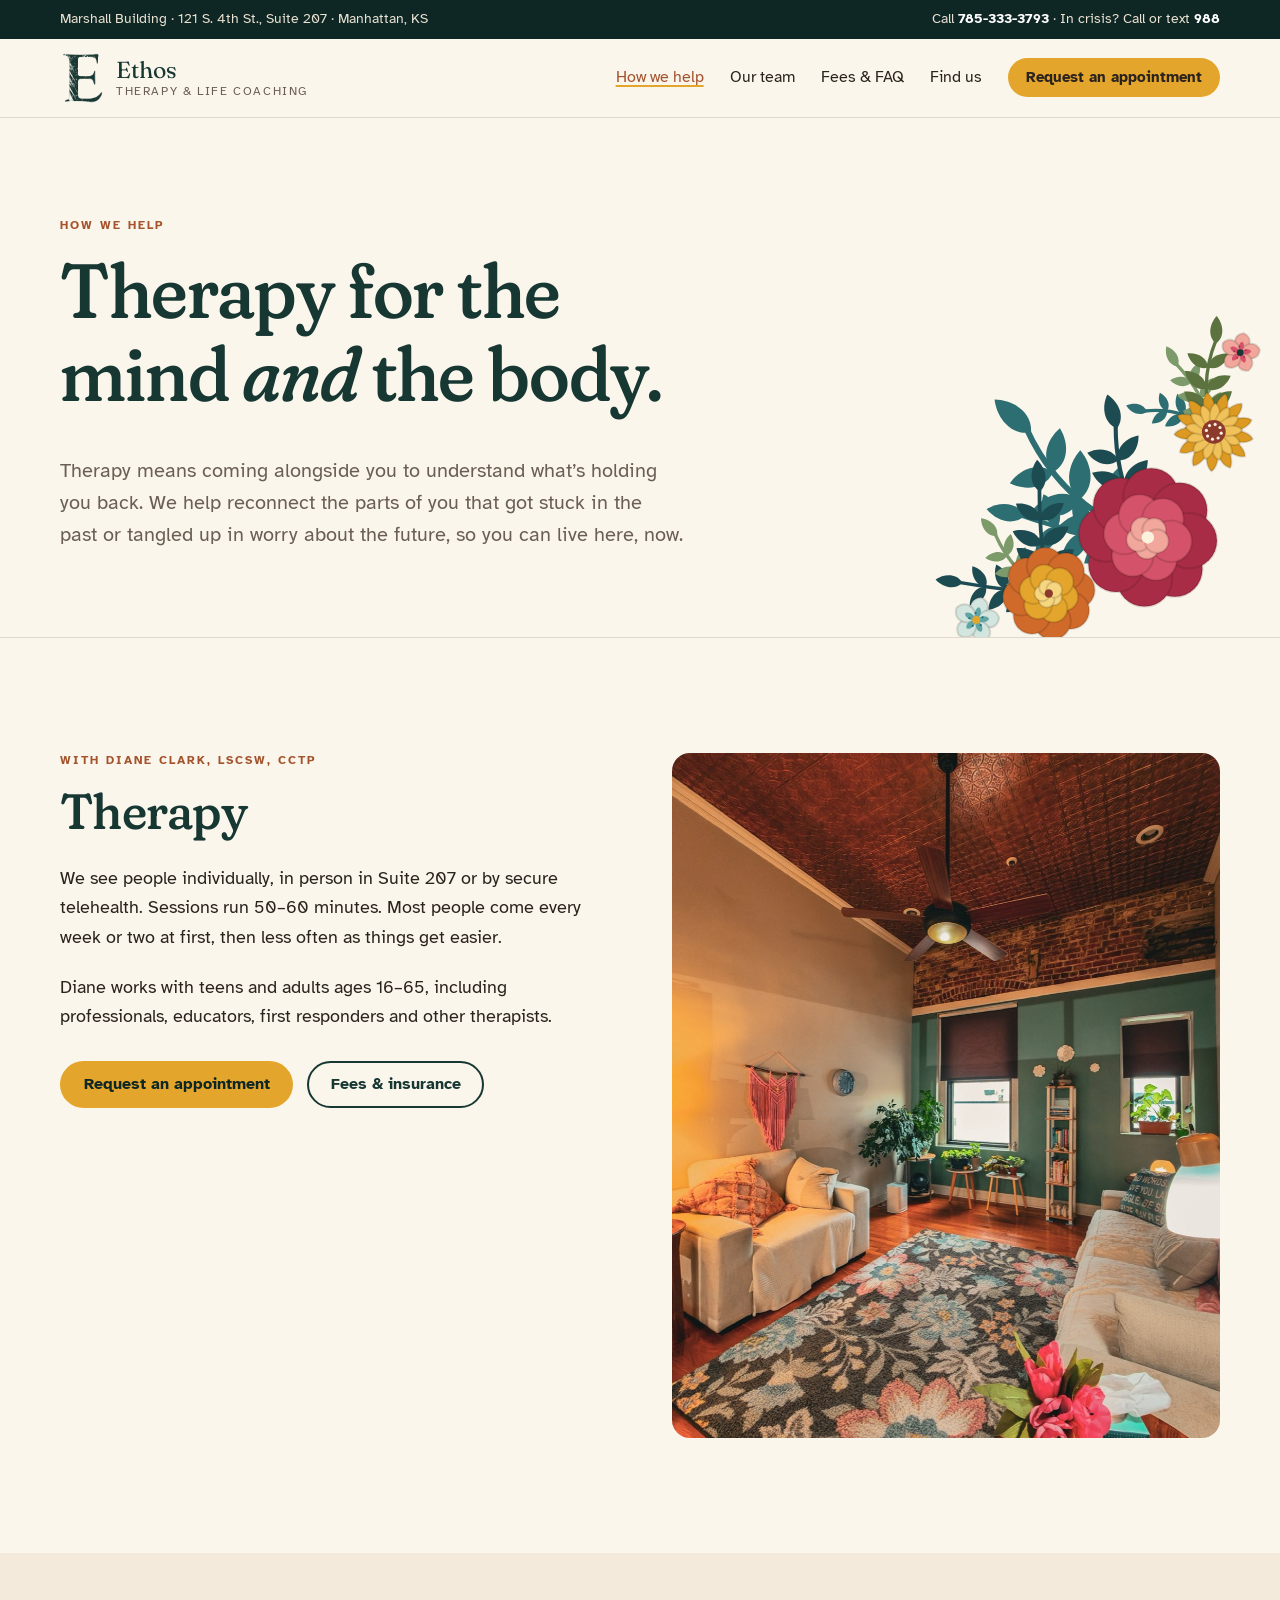
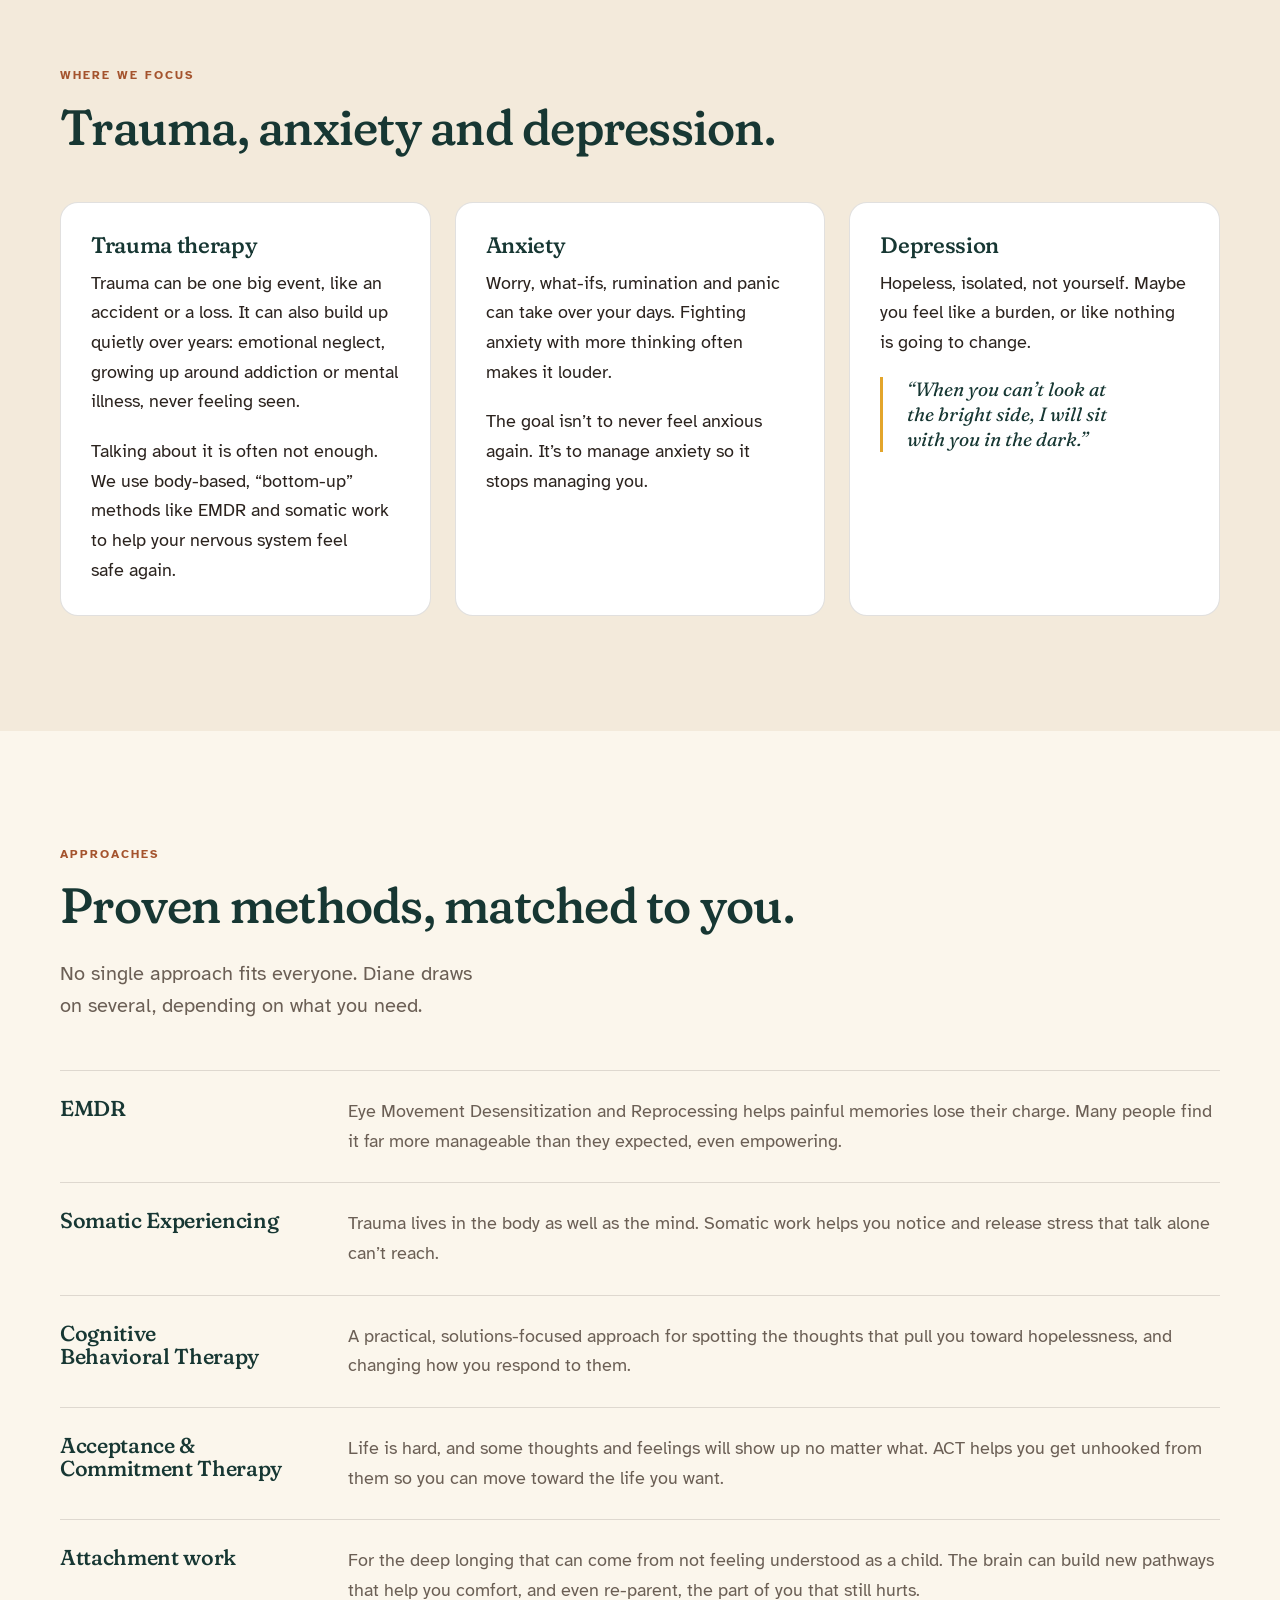
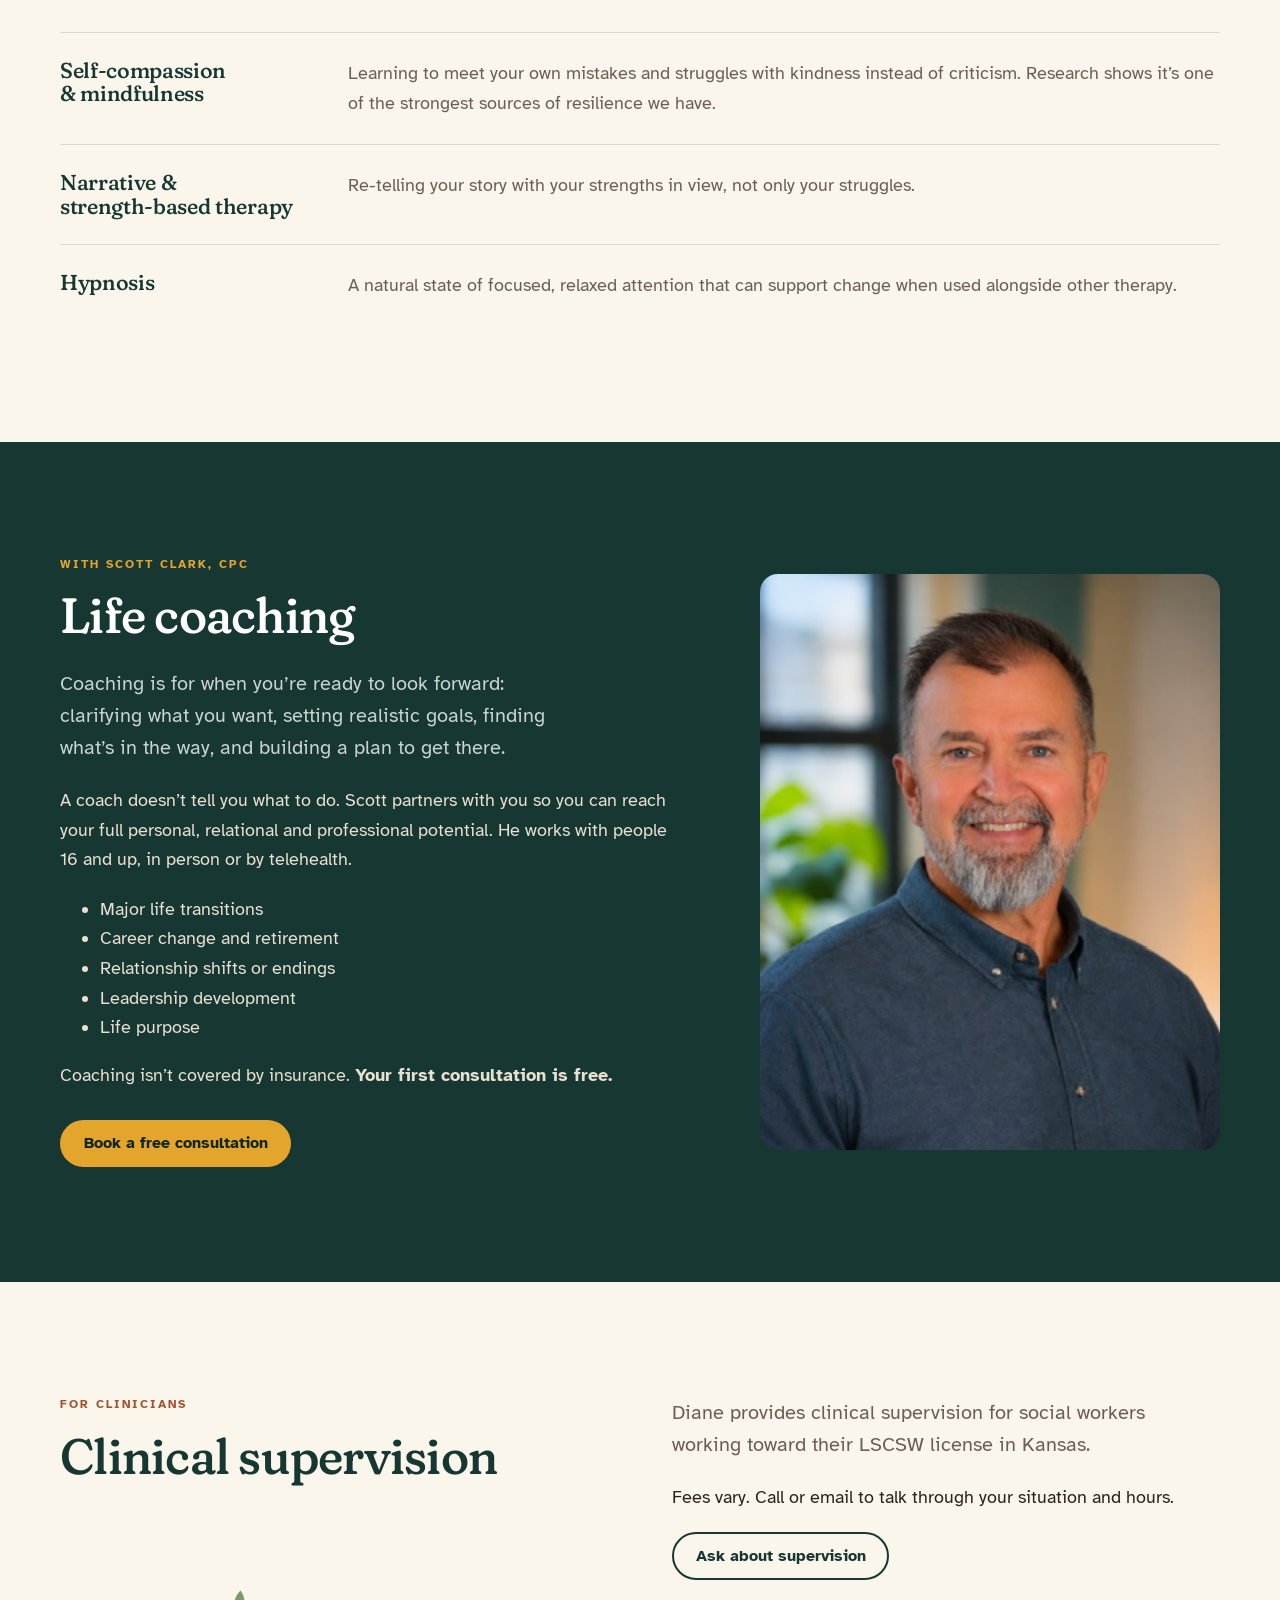
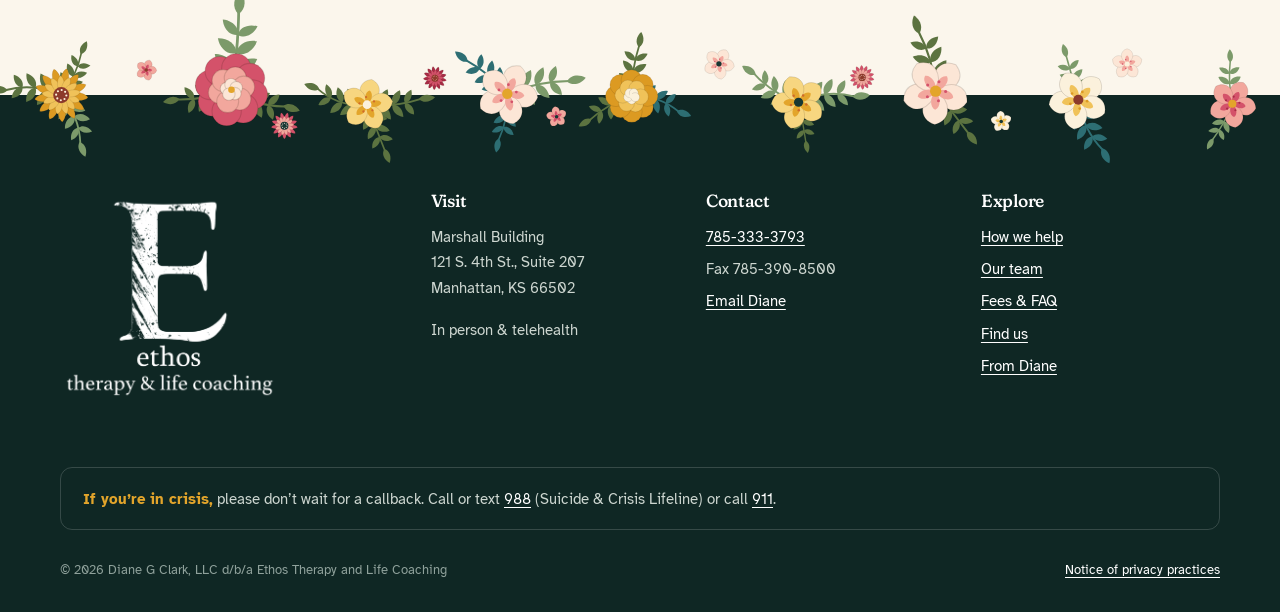
<file: services.html>
<!doctype html>
<html lang="en">
<head>
<meta charset="utf-8">
<meta name="viewport" content="width=device-width, initial-scale=1">
<title>How We Help | Therapy, EMDR &amp; Life Coaching in Manhattan, KS</title>
<meta name="description" content="Trauma therapy, EMDR, therapy for anxiety and depression, life coaching and clinical supervision at Ethos Therapy and Life Coaching in Manhattan, Kansas.">
<link rel="canonical" href="https://ethostherapy.net/services.html">
<meta property="og:type" content="website">
<meta property="og:site_name" content="Ethos Therapy &amp; Life Coaching">
<meta property="og:locale" content="en_US">
<meta property="og:url" content="https://ethostherapy.net/services.html">
<meta property="og:title" content="How We Help | Ethos Therapy &amp; Life Coaching">
<meta property="og:description" content="Trauma therapy, EMDR, help for anxiety and depression, and life coaching in downtown Manhattan, Kansas.">
<meta property="og:image" content="https://ethostherapy.net/assets/img/og/og-services.jpg">
<meta property="og:image:type" content="image/jpeg">
<meta property="og:image:width" content="1200">
<meta property="og:image:height" content="630">
<meta property="og:image:alt" content="Ethos Therapy: therapy for the mind and the body">
<meta name="twitter:card" content="summary_large_image">
<meta name="twitter:title" content="How We Help | Ethos Therapy &amp; Life Coaching">
<meta name="twitter:description" content="Trauma therapy, EMDR, help for anxiety and depression, and life coaching in downtown Manhattan, Kansas.">
<meta name="twitter:image" content="https://ethostherapy.net/assets/img/og/og-services.jpg">
<meta name="twitter:image:alt" content="Ethos Therapy: therapy for the mind and the body">
<meta name="theme-color" content="#173733">
<link rel="icon" href="assets/img/favicon.png">
<link rel="preconnect" href="https://fonts.googleapis.com">
<link rel="preconnect" href="https://fonts.gstatic.com" crossorigin>
<link href="https://fonts.googleapis.com/css2?family=Atkinson+Hyperlegible:ital,wght@0,400;0,700;1,400&family=Fraunces:ital,opsz,wght,SOFT@0,9..144,300..600,100;1,9..144,300..600,100&display=swap" rel="stylesheet">
<link rel="stylesheet" href="assets/site.css?v=18">
</head>
<body>
<a class="skip" href="#main">Skip to content</a>

<div class="topbar">
  <div class="wrap">
    <span>Marshall Building · 121 S. 4th St., Suite 207 · Manhattan, KS</span>
    <span>Call <a href="tel:+17853333793">785-333-3793</a> · In crisis? Call or text <a href="tel:988">988</a></span>
  </div>
</div>

<header class="site-header">
  <div class="wrap">
    <a class="brand" href="index.html" aria-label="Ethos Therapy and Life Coaching, home">
      <span class="brand-mark" aria-hidden="true"></span>
      <span class="brand-name">Ethos<small>Therapy &amp; Life Coaching</small></span>
    </a>
    <button class="nav-toggle" aria-expanded="false" aria-controls="nav">Menu</button>
    <nav class="nav" id="nav" aria-label="Main">
      <a href="services.html" aria-current="page">How we help</a>
      <a href="team.html">Our team</a>
      <a href="fees.html">Fees &amp; FAQ</a>
      <a href="contact.html">Find us</a>
      <a class="btn btn-primary" href="contact.html#start">Request an appointment</a>
    </nav>
  </div>
</header>

<main id="main">
<section class="page-hero">
  <div class="garden garden-corner" data-garden="corner" data-seed="5" role="presentation"></div>
  <div class="wrap">
    <span class="eyebrow">How we help</span>
    <h1>Therapy for the mind <em class="serif-i">and</em> the body.</h1>
    <p class="lede">Therapy means coming alongside you to understand what’s holding you back. We help reconnect the parts of you that got stuck in the past or tangled up in worry about the future, so you can live here, now.</p>
  </div>
</section>

<section id="therapy">
  <div class="wrap grid-2">
    <div>
      <span class="eyebrow">With Diane Clark, LSCSW, CCTP</span>
      <h2>Therapy</h2>
      <p>We see people individually, in person in Suite 207 or by secure telehealth. Sessions run 50–60 minutes. Most people come every week or two at first, then less often as things get easier.</p>
      <p>Diane works with teens and adults ages 16–65, including professionals, educators, first responders and other therapists.</p>
      <div class="btn-row"><a class="btn btn-primary" href="contact.html#start">Request an appointment</a><a class="btn btn-ghost" href="fees.html">Fees &amp; insurance</a></div>
    </div>
    <img class="photo-tall" src="assets/img/room-teal-2.jpg" alt="Therapy room with green walls, plants and a floral rug" loading="lazy" width="1067" height="1600">
  </div>
</section>

<section class="cream">
  <div class="wrap">
    <div class="section-head">
      <span class="eyebrow">Where we focus</span>
      <h2>Trauma, anxiety and depression.</h2>
    </div>
    <div class="grid-3">
      <article class="card">
        <h3>Trauma therapy</h3>
        <p>Trauma can be one big event, like an accident or a loss. It can also build up quietly over years: emotional neglect, growing up around addiction or mental illness, never feeling seen.</p>
        <p>Talking about it is often not enough. We use body-based, “bottom-up” methods like EMDR and somatic work to help your nervous system feel safe again.</p>
      </article>
      <article class="card">
        <h3>Anxiety</h3>
        <p>Worry, what-ifs, rumination and panic can take over your days. Fighting anxiety with more thinking often makes it louder.</p>
        <p>The goal isn’t to never feel anxious again. It’s to manage anxiety so it stops managing you.</p>
      </article>
      <article class="card">
        <h3>Depression</h3>
        <p>Hopeless, isolated, not yourself. Maybe you feel like a burden, or like nothing is going to change.</p>
        <blockquote class="pull" style="font-size:1.2rem;margin:1em 0 0">“When you can’t look at the bright side, I will sit with you in the dark.”</blockquote>
      </article>
    </div>
  </div>
</section>

<section id="emdr">
  <div class="wrap">
    <div class="section-head">
      <span class="eyebrow">Approaches</span>
      <h2>Proven methods, matched to you.</h2>
      <p class="lede">No single approach fits everyone. Diane draws on several, depending on what you need.</p>
    </div>
    <div class="approach"><h3>EMDR</h3><p>Eye Movement Desensitization and Reprocessing helps painful memories lose their charge. Many people find it far more manageable than they expected, even empowering.</p></div>
    <div class="approach"><h3>Somatic Experiencing</h3><p>Trauma lives in the body as well as the mind. Somatic work helps you notice and release stress that talk alone can’t reach.</p></div>
    <div class="approach"><h3>Cognitive Behavioral Therapy</h3><p>A practical, solutions-focused approach for spotting the thoughts that pull you toward hopelessness, and changing how you respond to them.</p></div>
    <div class="approach"><h3>Acceptance &amp; Commitment Therapy</h3><p>Life is hard, and some thoughts and feelings will show up no matter what. ACT helps you get unhooked from them so you can move toward the life you want.</p></div>
    <div class="approach"><h3>Attachment work</h3><p>For the deep longing that can come from not feeling understood as a child. The brain can build new pathways that help you comfort, and even re-parent, the part of you that still hurts.</p></div>
    <div class="approach"><h3><span class="nowrap">Self-compassion</span> &amp; mindfulness</h3><p>Learning to meet your own mistakes and struggles with kindness instead of criticism. Research shows it’s one of the strongest sources of resilience we have.</p></div>
    <div class="approach"><h3>Narrative &amp; <span class="nowrap">strength-based</span> therapy</h3><p>Re-telling your story with your strengths in view, not only your struggles.</p></div>
    <div class="approach"><h3>Hypnosis</h3><p>A natural state of focused, relaxed attention that can support change when used alongside other therapy.</p></div>
  </div>
</section>

<section class="dark on-dark" id="coaching">
  <div class="wrap person flip">
    <div class="person-photo"><img src="assets/img/scott.jpg" alt="Scott Clark, life coach" width="339" height="508" loading="lazy"></div>
    <div>
      <span class="eyebrow">With Scott Clark, CPC</span>
      <h2>Life coaching</h2>
      <p class="lede">Coaching is for when you’re ready to look forward: clarifying what you want, setting realistic goals, finding what’s in the way, and building a plan to get there.</p>
      <p>A coach doesn’t tell you what to do. Scott partners with you so you can reach your full personal, relational and professional potential. He works with people 16 and up, in person or by telehealth.</p>
      <ul>
        <li>Major life transitions</li>
        <li>Career change and retirement</li>
        <li>Relationship shifts or endings</li>
        <li>Leadership development</li>
        <li>Life purpose</li>
      </ul>
      <p>Coaching isn’t covered by insurance. <strong>Your first consultation is free.</strong></p>
      <div class="btn-row"><a class="btn btn-primary" href="contact.html?for=coaching#start">Book a free consultation</a></div>
    </div>
  </div>
</section>

<section id="supervision">
  <div class="wrap grid-2">
    <div>
      <span class="eyebrow">For clinicians</span>
      <h2>Clinical supervision</h2>
    </div>
    <div>
      <p class="lede">Diane provides clinical supervision for social workers working toward their LSCSW license in Kansas.</p>
      <p>Fees vary. Call or email to talk through your situation and hours.</p>
      <a class="btn btn-ghost" href="contact.html#start">Ask about supervision</a>
    </div>
  </div>
</section>

</main>

<footer class="site-footer">
  <div class="garden garden-edge" data-garden="edge" data-seed="12" role="presentation"></div>
  <div class="wrap">
    <div class="footer-grid">
      <div>
        <div class="footer-logo" role="img" aria-label="Ethos Therapy and Life Coaching"></div>
      </div>
      <div>
        <h4>Visit</h4>
        <p>Marshall Building<br>121 S. 4th St., Suite 207<br>Manhattan, KS 66502</p>
        <p>In person &amp; telehealth</p>
      </div>
      <div>
        <h4>Contact</h4>
        <ul>
          <li><a href="tel:+17853333793">785-333-3793</a></li>
          <li>Fax 785-390-8500</li>
          <li><a href="mailto:diane@ethostherapyandlifecoaching.com">Email Diane</a></li>
        </ul>
      </div>
      <div>
        <h4>Explore</h4>
        <ul>
          <li><a href="services.html">How we help</a></li>
          <li><a href="team.html">Our team</a></li>
          <li><a href="fees.html">Fees &amp; FAQ</a></li>
          <li><a href="contact.html">Find us</a></li>
          <li><a href="writing.html">From Diane</a></li>
        </ul>
      </div>
    </div>
    <div class="crisis"><strong>If you’re in crisis,</strong> please don’t wait for a callback. Call or text <a href="tel:988">988</a> (Suicide &amp; Crisis Lifeline) or call <a href="tel:911">911</a>.</div>
    <div class="legal">
      <span>© 2026 Diane G Clark, LLC d/b/a Ethos Therapy and Life Coaching</span>
      <a href="assets/docs/notice-of-privacy-practices.pdf">Notice of privacy practices</a>
    </div>
  </div>
</footer>

<div class="callbar">
  <a class="btn btn-ghost" href="tel:+17853333793">Call</a>
  <a class="btn btn-primary" href="contact.html#start">Request an appointment</a>
</div>

<script src="assets/garden.js?v=3" defer></script>
<script src="assets/site.js?v=2" defer></script>
<script>
  const t = document.querySelector('.nav-toggle'), n = document.getElementById('nav');
  t.addEventListener('click', () => { const o = n.classList.toggle('open'); t.setAttribute('aria-expanded', o); });
</script>
</body>
</html>
</file>
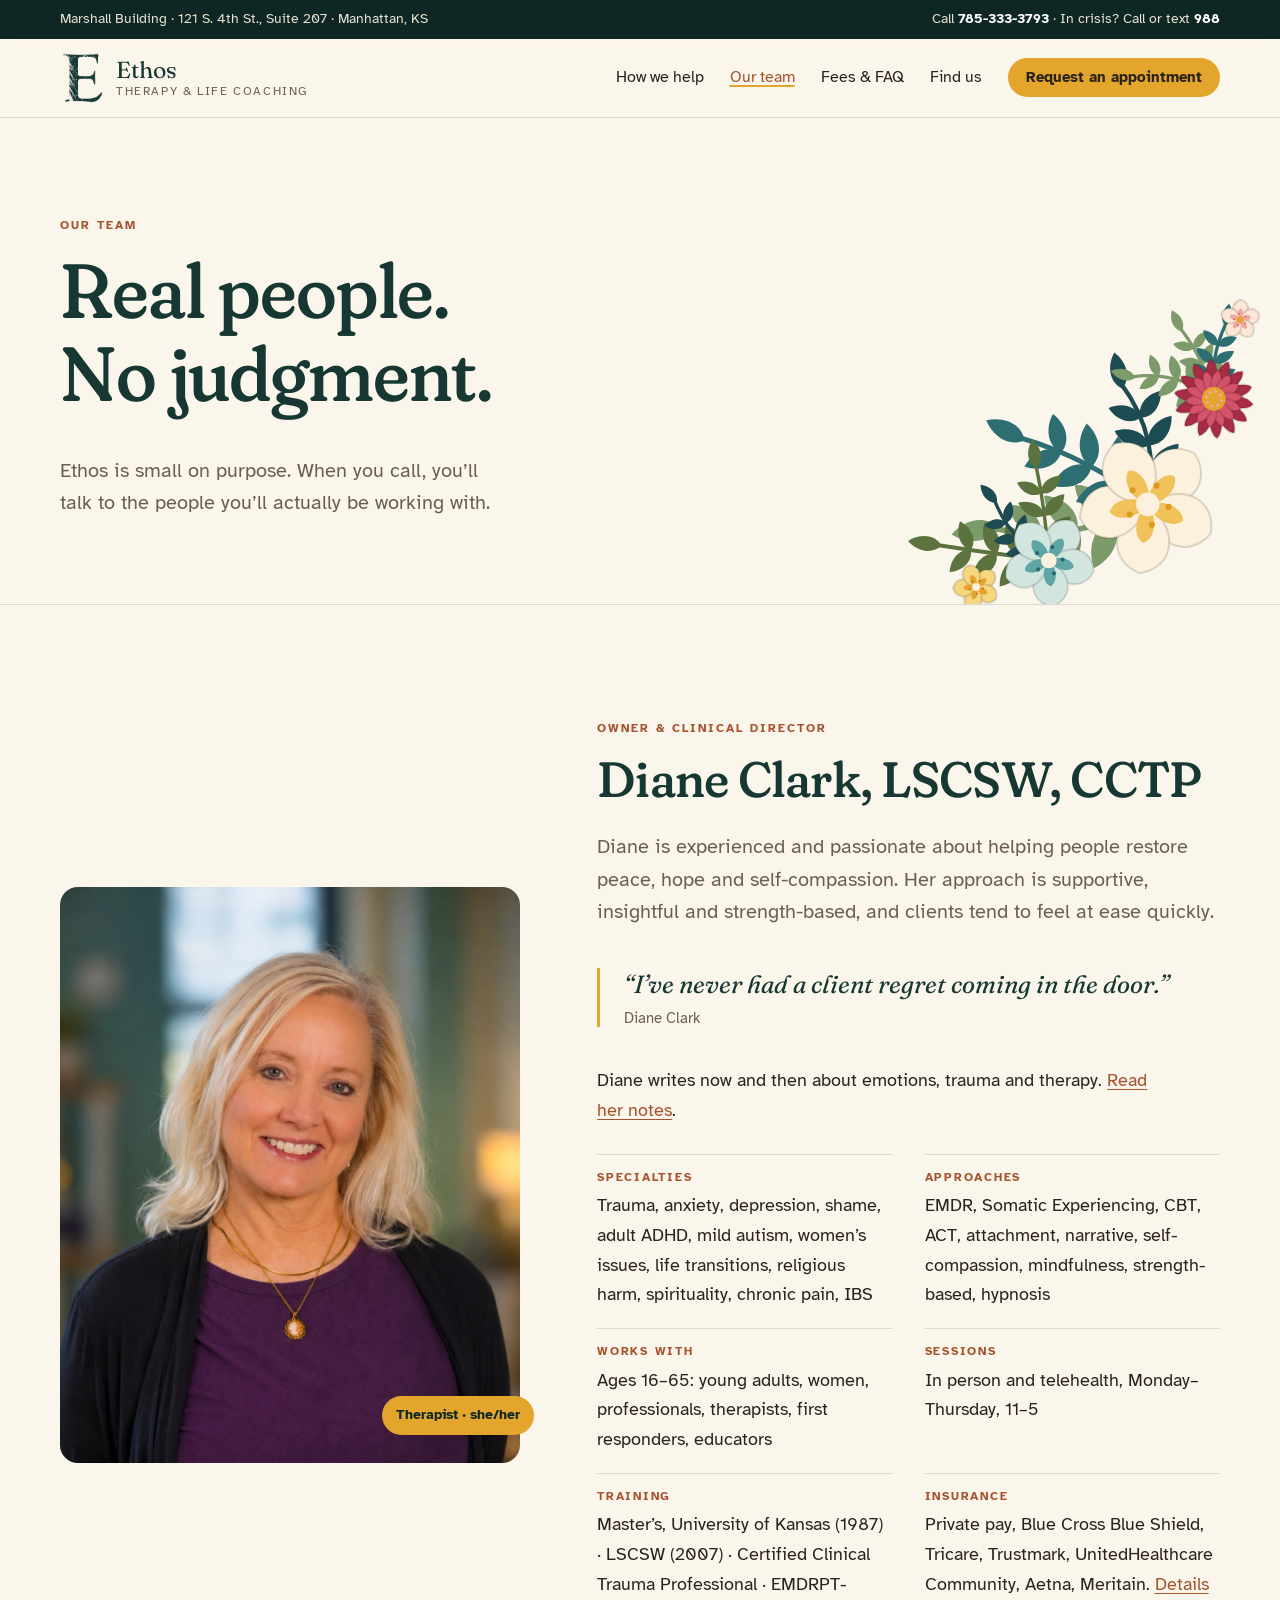
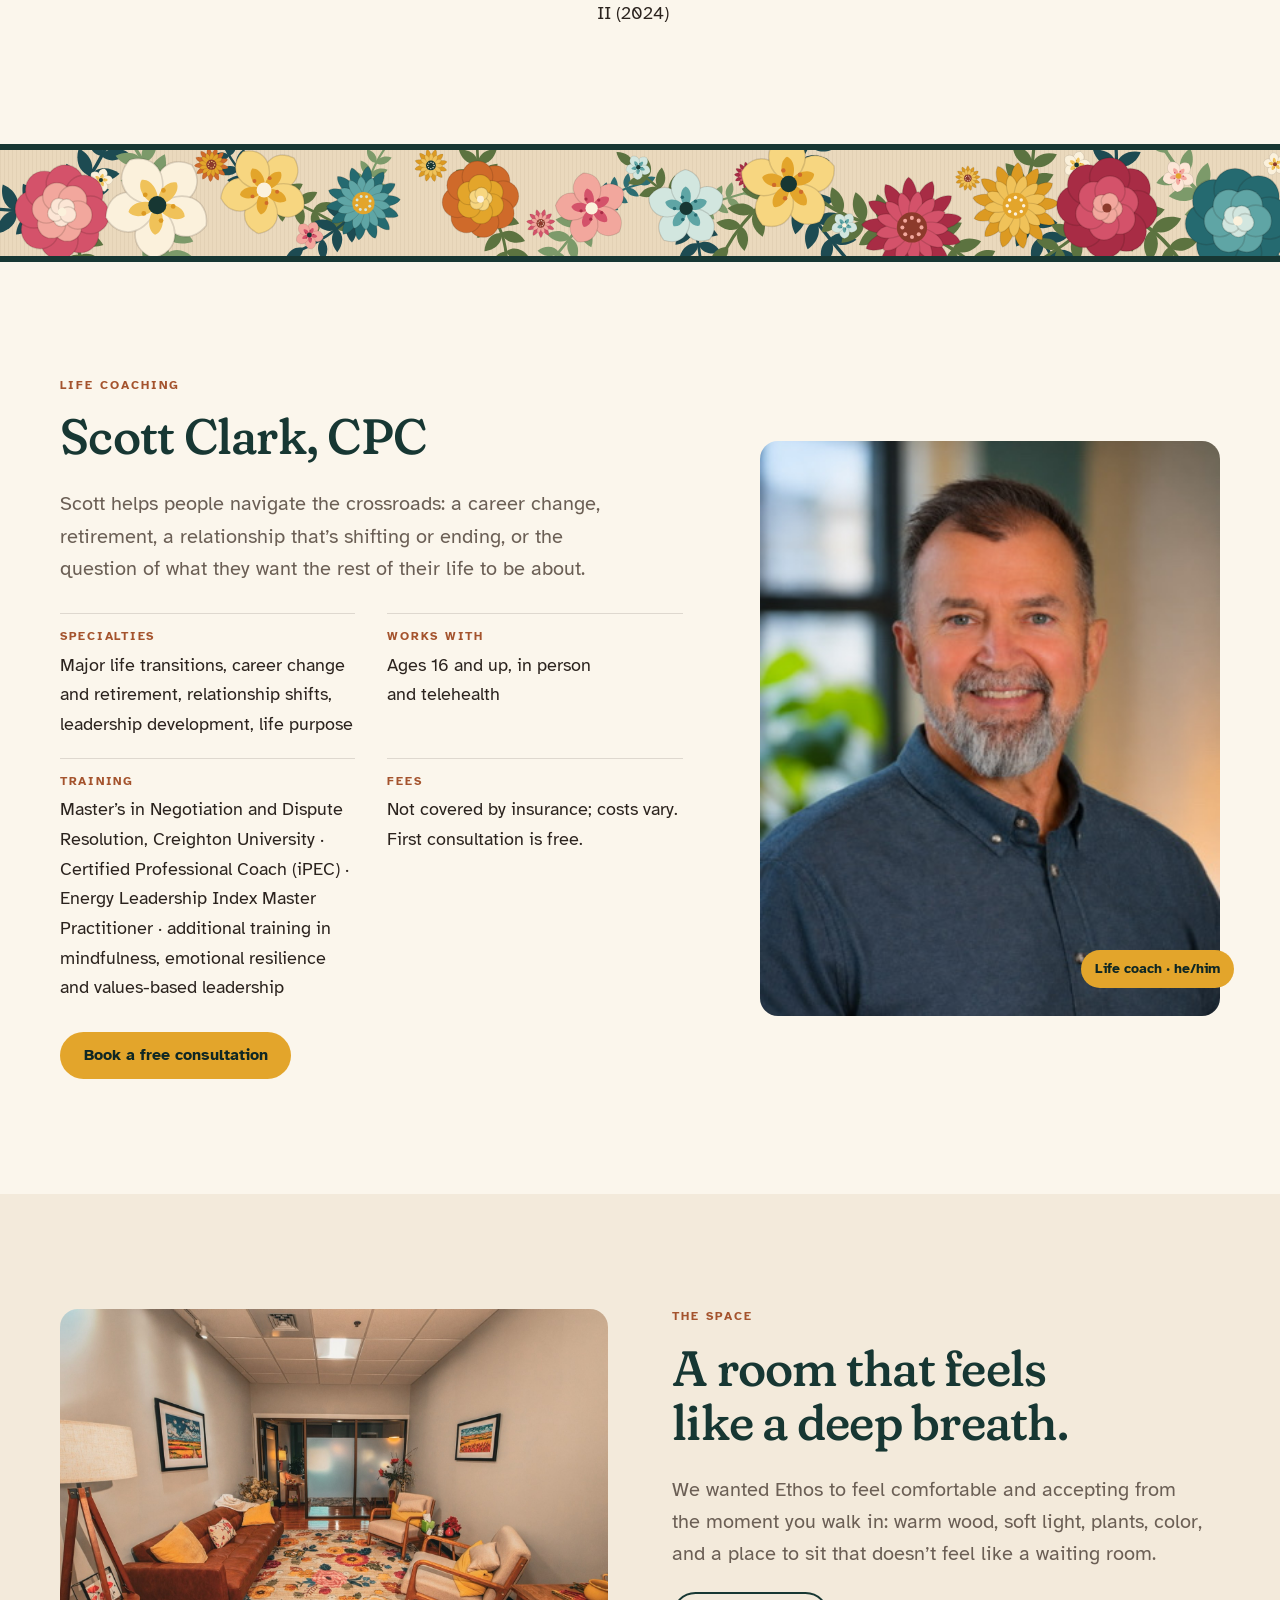
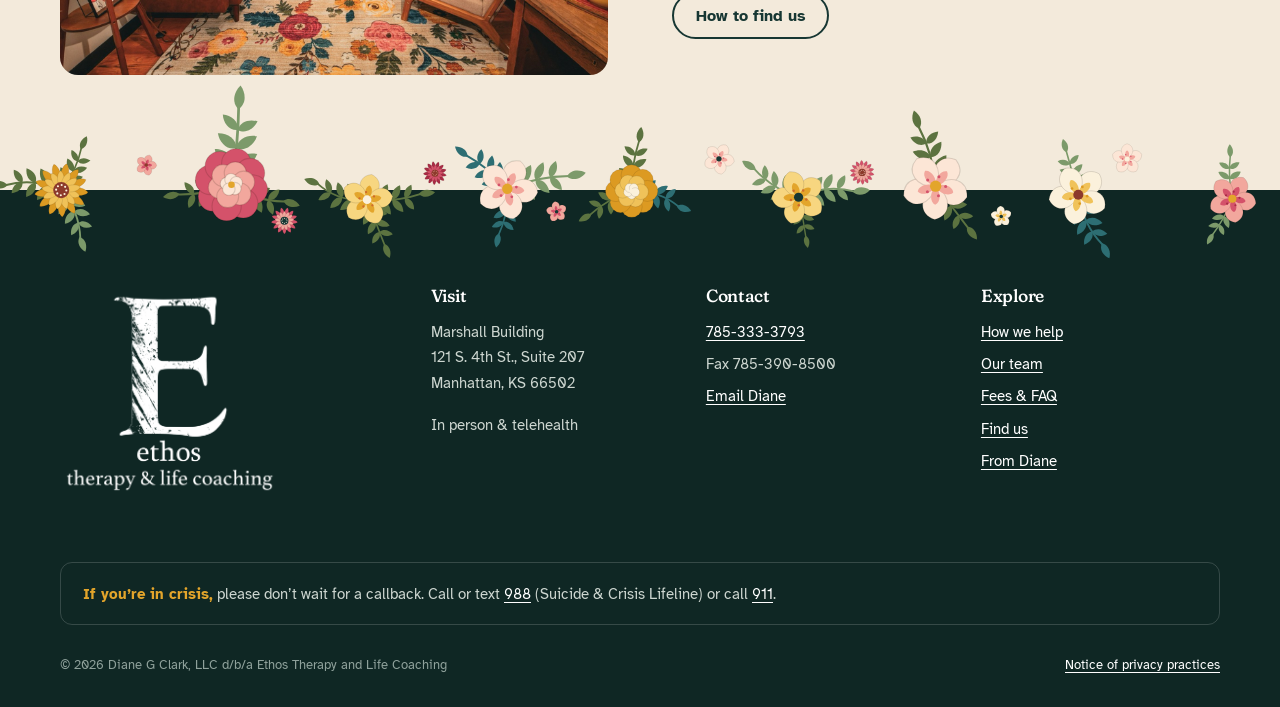
<file: team.html>
<!doctype html>
<html lang="en">
<head>
<meta charset="utf-8">
<meta name="viewport" content="width=device-width, initial-scale=1">
<title>Our Team | Diane Clark, LSCSW &amp; Scott Clark, Life Coach | Ethos Therapy</title>
<meta name="description" content="Meet Diane Clark, LSCSW, CCTP, trauma therapist and clinical director, and Scott Clark, certified life coach, at Ethos Therapy and Life Coaching in Manhattan, Kansas.">
<link rel="canonical" href="https://ethostherapy.net/team.html">
<meta property="og:type" content="website">
<meta property="og:site_name" content="Ethos Therapy &amp; Life Coaching">
<meta property="og:locale" content="en_US">
<meta property="og:url" content="https://ethostherapy.net/team.html">
<meta property="og:title" content="Meet Diane &amp; Scott Clark | Ethos Therapy &amp; Life Coaching">
<meta property="og:description" content="Real people. No judgment. Meet the therapist and the life coach behind Ethos in downtown Manhattan, Kansas.">
<meta property="og:image" content="https://ethostherapy.net/assets/img/og/og-team.jpg">
<meta property="og:image:type" content="image/jpeg">
<meta property="og:image:width" content="1200">
<meta property="og:image:height" content="630">
<meta property="og:image:alt" content="Diane Clark, LSCSW, CCTP, owner of Ethos Therapy and Life Coaching">
<meta name="twitter:card" content="summary_large_image">
<meta name="twitter:title" content="Meet Diane &amp; Scott Clark | Ethos Therapy &amp; Life Coaching">
<meta name="twitter:description" content="Real people. No judgment. Meet the therapist and the life coach behind Ethos in downtown Manhattan, Kansas.">
<meta name="twitter:image" content="https://ethostherapy.net/assets/img/og/og-team.jpg">
<meta name="twitter:image:alt" content="Diane Clark, LSCSW, CCTP, owner of Ethos Therapy and Life Coaching">
<meta name="theme-color" content="#173733">
<link rel="icon" href="assets/img/favicon.png">
<link rel="preconnect" href="https://fonts.googleapis.com">
<link rel="preconnect" href="https://fonts.gstatic.com" crossorigin>
<link href="https://fonts.googleapis.com/css2?family=Atkinson+Hyperlegible:ital,wght@0,400;0,700;1,400&family=Fraunces:ital,opsz,wght,SOFT@0,9..144,300..600,100;1,9..144,300..600,100&display=swap" rel="stylesheet">
<link rel="stylesheet" href="assets/site.css?v=22">
</head>
<body>
<a class="skip" href="#main">Skip to content</a>

<div class="topbar">
  <div class="wrap">
    <span>Marshall Building · 121 S. 4th St., Suite 207 · Manhattan, KS</span>
    <span>Call <a href="tel:+17853333793">785-333-3793</a> · In crisis? Call or text <a href="tel:988">988</a></span>
  </div>
</div>

<header class="site-header">
  <div class="wrap">
    <a class="brand" href="index.html" aria-label="Ethos Therapy and Life Coaching, home">
      <span class="brand-mark" aria-hidden="true"></span>
      <span class="brand-name">Ethos<small>Therapy &amp; Life Coaching</small></span>
    </a>
    <button class="nav-toggle" aria-expanded="false" aria-controls="nav">Menu</button>
    <nav class="nav" id="nav" aria-label="Main">
      <a href="services.html">How we help</a>
      <a href="team.html" aria-current="page">Our team</a>
      <a href="fees.html">Fees &amp; FAQ</a>
      <a href="contact.html">Find us</a>
      <a class="btn btn-primary" href="contact.html#start">Request an appointment</a>
    </nav>
  </div>
</header>

<main id="main">
<section class="page-hero">
  <div class="garden garden-corner" data-garden="corner" data-seed="8" role="presentation"></div>
  <div class="wrap">
    <span class="eyebrow">Our team</span>
    <h1>Real people. No judgment.</h1>
    <p class="lede">Ethos is small on purpose. When you call, you’ll talk to the people you’ll actually be working with.</p>
  </div>
</section>

<section id="diane">
  <div class="wrap person">
    <div class="person-photo">
      <img src="assets/img/diane.jpg" alt="Diane Clark" width="1024" height="1536">
      <span class="tag">Therapist · she/her</span>
    </div>
    <div>
      <span class="eyebrow">Owner &amp; clinical director</span>
      <h2>Diane Clark, LSCSW, CCTP</h2>
      <p class="lede">Diane is experienced and passionate about helping people restore peace, hope and self-compassion. Her approach is supportive, insightful and strength-based, and clients tend to feel at ease quickly.</p>
      <blockquote class="pull">“I’ve never had a client regret coming in the door.”<cite>Diane Clark</cite></blockquote>
      <p class="bio-more">Diane writes now and then about emotions, trauma and therapy. <a href="writing.html">Read her notes</a>.</p>
      <dl class="facts">
        <div><dt>Specialties</dt><dd>Trauma, anxiety, depression, shame, adult ADHD, mild autism, women’s issues, life transitions, religious harm, spirituality, chronic pain, IBS</dd></div>
        <div><dt>Approaches</dt><dd>EMDR, Somatic Experiencing, CBT, ACT, attachment, narrative, self-compassion, mindfulness, strength-based, hypnosis</dd></div>
        <div><dt>Works with</dt><dd>Ages 16–65: young adults, women, professionals, therapists, first responders, educators</dd></div>
        <div><dt>Sessions</dt><dd>In person and telehealth, Monday–Thursday, 11–5</dd></div>
        <div><dt>Training</dt><dd>Master’s, University of Kansas (1987) · LSCSW (2007) · Certified Clinical Trauma Professional · EMDRPT-II (2024)</dd></div>
        <div><dt>Insurance</dt><dd>Private pay, Blue Cross Blue Shield, Tricare, Trustmark, UnitedHealthcare Community, Aetna, Meritain. <a href="fees.html">Details</a></dd></div>
      </dl>
    </div>
  </div>
</section>

<div class="rug garden" data-garden="band" data-seed="9" role="presentation"></div>

<section id="scott">
  <div class="wrap person flip">
    <div class="person-photo">
      <img src="assets/img/scott.jpg" alt="Scott Clark" width="339" height="508" loading="lazy">
      <span class="tag">Life coach · he/him</span>
    </div>
    <div>
      <span class="eyebrow">Life coaching</span>
      <h2>Scott Clark, CPC</h2>
      <p class="lede">Scott helps people navigate the crossroads: a career change, retirement, a relationship that’s shifting or ending, or the question of what they want the rest of their life to be about.</p>
      <dl class="facts">
        <div><dt>Specialties</dt><dd>Major life transitions, career change and retirement, relationship shifts, leadership development, life purpose</dd></div>
        <div><dt>Works with</dt><dd>Ages 16 and up, in person and telehealth</dd></div>
        <div><dt>Training</dt><dd>Master’s in Negotiation and Dispute Resolution, Creighton University · Certified Professional Coach (iPEC) · Energy Leadership Index Master Practitioner · additional training in mindfulness, emotional resilience and values-based leadership</dd></div>
        <div><dt>Fees</dt><dd>Not covered by insurance; costs vary. First consultation is free.</dd></div>
      </dl>
      <div class="btn-row"><a class="btn btn-primary" href="contact.html?for=coaching#start">Book a free consultation</a></div>
    </div>
  </div>
</section>

<section class="cream">
  <div class="wrap grid-2">
    <img class="photo-tall" src="assets/img/room-bright.jpg" alt="A bright therapy room with a leather sofa, marigold pillows and a floral rug" loading="lazy" style="aspect-ratio:3/2" width="1600" height="1067">
    <div>
      <span class="eyebrow">The space</span>
      <h2>A room that feels like a deep breath.</h2>
      <p class="lede">We wanted Ethos to feel comfortable and accepting from the moment you walk in: warm wood, soft light, plants, color, and a place to sit that doesn’t feel like a waiting room.</p>
      <a class="btn btn-ghost" href="contact.html">How to find us</a>
    </div>
  </div>
</section>

</main>

<footer class="site-footer">
  <div class="garden garden-edge" data-garden="edge" data-seed="12" role="presentation"></div>
  <div class="wrap">
    <div class="footer-grid">
      <div>
        <div class="footer-logo" role="img" aria-label="Ethos Therapy and Life Coaching"></div>
      </div>
      <div>
        <h4>Visit</h4>
        <p>Marshall Building<br>121 S. 4th St., Suite 207<br>Manhattan, KS 66502</p>
        <p>In person &amp; telehealth</p>
      </div>
      <div>
        <h4>Contact</h4>
        <ul>
          <li><a href="tel:+17853333793">785-333-3793</a></li>
          <li>Fax 785-390-8500</li>
          <li><a href="mailto:diane@ethostherapyandlifecoaching.com">Email Diane</a></li>
        </ul>
      </div>
      <div>
        <h4>Explore</h4>
        <ul>
          <li><a href="services.html">How we help</a></li>
          <li><a href="team.html">Our team</a></li>
          <li><a href="fees.html">Fees &amp; FAQ</a></li>
          <li><a href="contact.html">Find us</a></li>
          <li><a href="writing.html">From Diane</a></li>
        </ul>
      </div>
    </div>
    <div class="crisis"><strong>If you’re in crisis,</strong> please don’t wait for a callback. Call or text <a href="tel:988">988</a> (Suicide &amp; Crisis Lifeline) or call <a href="tel:911">911</a>.</div>
    <div class="legal">
      <span>© 2026 Diane G Clark, LLC d/b/a Ethos Therapy and Life Coaching</span>
      <a href="assets/docs/notice-of-privacy-practices.pdf">Notice of privacy practices</a>
    </div>
  </div>
</footer>

<div class="callbar">
  <a class="btn btn-ghost" href="tel:+17853333793">Call</a>
  <a class="btn btn-primary" href="contact.html#start">Request an appointment</a>
</div>

<script src="assets/garden.js?v=3" defer></script>
<script src="assets/site.js?v=2" defer></script>
<script>
  const t = document.querySelector('.nav-toggle'), n = document.getElementById('nav');
  t.addEventListener('click', () => { const o = n.classList.toggle('open'); t.setAttribute('aria-expanded', o); });
</script>
</body>
</html>
</file>
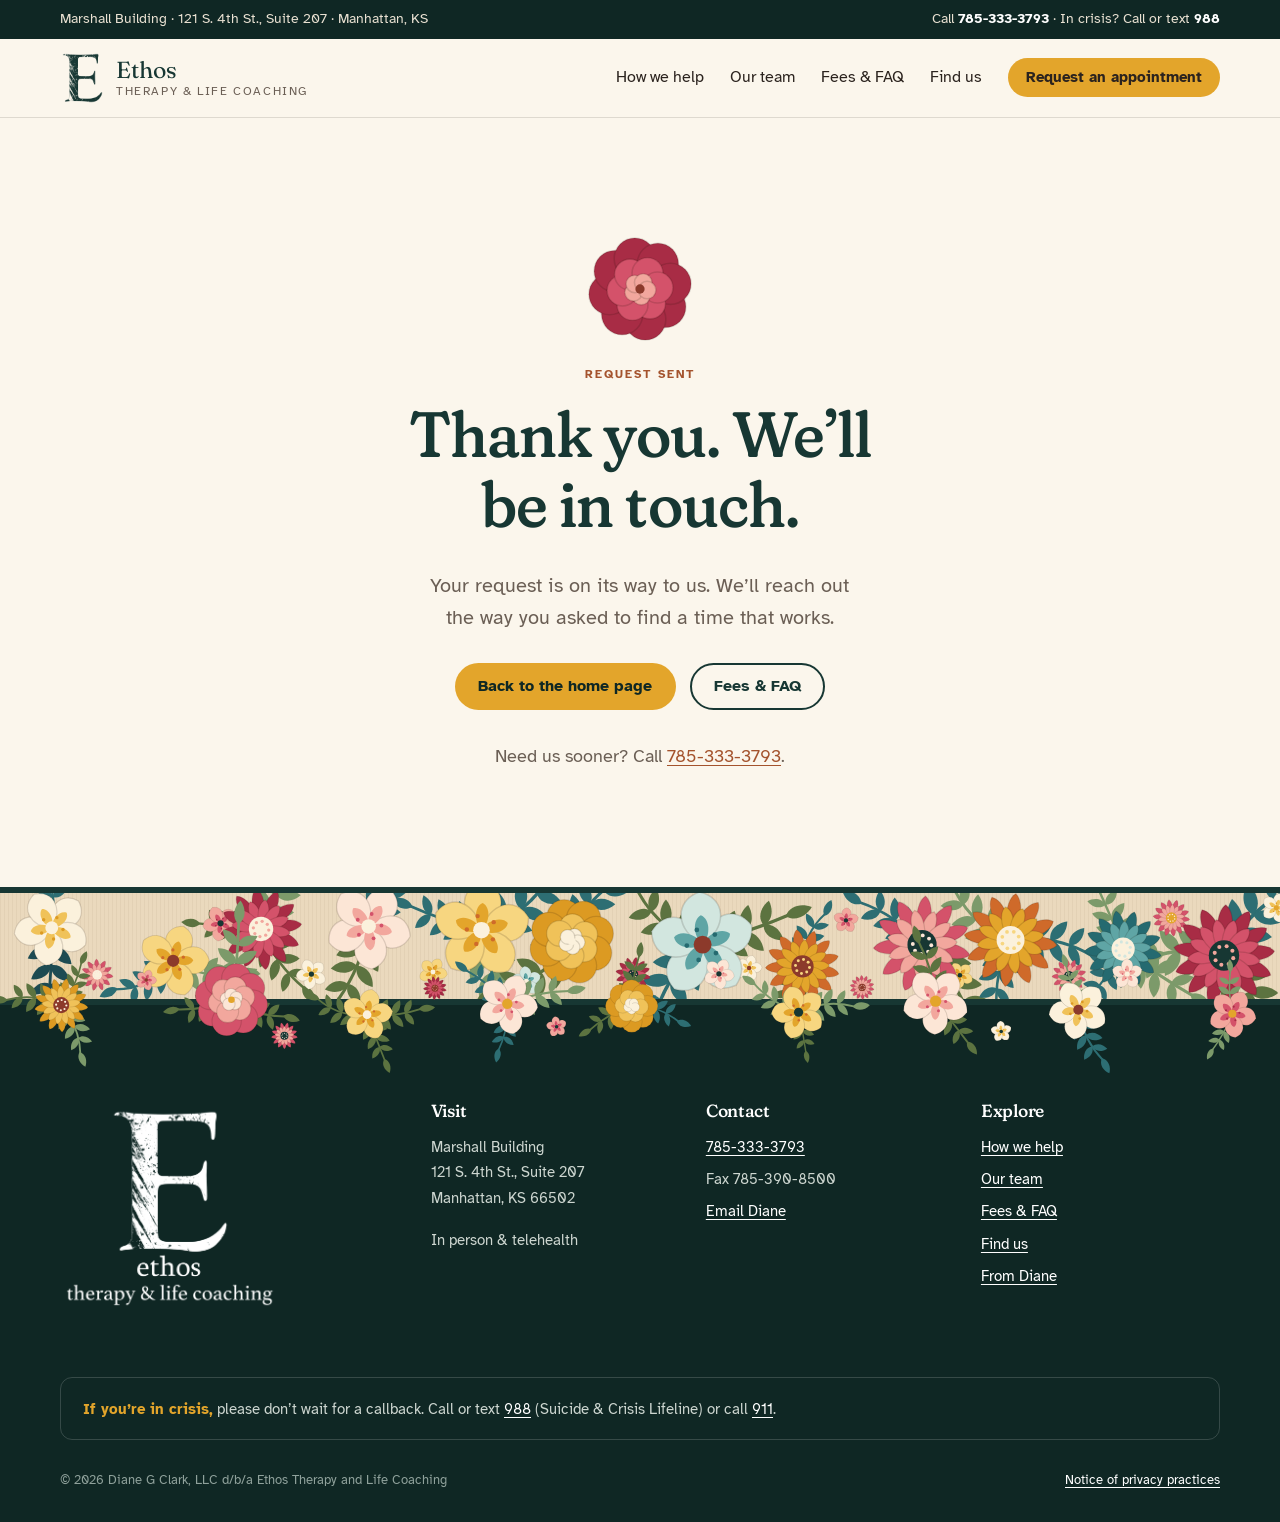
<file: thanks.html>
<!doctype html>
<html lang="en">
<head>
<meta charset="utf-8">
<meta name="viewport" content="width=device-width, initial-scale=1">
<title>Thank You | Ethos Therapy &amp; Life Coaching</title>
<meta name="robots" content="noindex">
<meta name="theme-color" content="#173733">
<link rel="icon" href="/assets/img/favicon.png">
<link rel="preconnect" href="https://fonts.googleapis.com">
<link rel="preconnect" href="https://fonts.gstatic.com" crossorigin>
<link href="https://fonts.googleapis.com/css2?family=Atkinson+Hyperlegible:ital,wght@0,400;0,700;1,400&family=Fraunces:ital,opsz,wght,SOFT@0,9..144,300..600,100;1,9..144,300..600,100&display=swap" rel="stylesheet">
<link rel="stylesheet" href="/assets/site.css?v=18">
</head>
<body>
<a class="skip" href="#main">Skip to content</a>

<div class="topbar">
  <div class="wrap">
    <span>Marshall Building · 121 S. 4th St., Suite 207 · Manhattan, KS</span>
    <span>Call <a href="tel:+17853333793">785-333-3793</a> · In crisis? Call or text <a href="tel:988">988</a></span>
  </div>
</div>

<header class="site-header">
  <div class="wrap">
    <a class="brand" href="/" aria-label="Ethos Therapy and Life Coaching, home">
      <span class="brand-mark" aria-hidden="true"></span>
      <span class="brand-name">Ethos<small>Therapy &amp; Life Coaching</small></span>
    </a>
    <button class="nav-toggle" aria-expanded="false" aria-controls="nav">Menu</button>
    <nav class="nav" id="nav" aria-label="Main">
      <a href="/services.html">How we help</a>
      <a href="/team.html">Our team</a>
      <a href="/fees.html">Fees &amp; FAQ</a>
      <a href="/contact.html">Find us</a>
      <a class="btn btn-primary" href="/contact.html#start">Request an appointment</a>
    </nav>
  </div>
</header>

<main id="main">

<section class="lost">
  <div class="wrap">
    <div class="garden lost-flower" data-garden="flower" data-seed="6" data-flower="rose" role="presentation"></div>
    <span class="eyebrow">Request sent</span>
    <h1>Thank you. We’ll be in touch.</h1>
    <p class="lede">Your request is on its way to us. We’ll reach out the way you asked to find a time that works.</p>
    <div class="btn-row">
      <a class="btn btn-primary" href="/">Back to the home page</a>
      <a class="btn btn-ghost" href="/fees.html">Fees &amp; FAQ</a>
    </div>
    <p class="lost-note">Need us sooner? Call <a href="tel:+17853333793">785-333-3793</a>.</p>
  </div>
</section>

<div class="rug garden" data-garden="band" data-seed="17" role="presentation"></div>

</main>

<footer class="site-footer">
  <div class="garden garden-edge" data-garden="edge" data-seed="12" role="presentation"></div>
  <div class="wrap">
    <div class="footer-grid">
      <div>
        <div class="footer-logo" role="img" aria-label="Ethos Therapy and Life Coaching"></div>
      </div>
      <div>
        <h4>Visit</h4>
        <p>Marshall Building<br>121 S. 4th St., Suite 207<br>Manhattan, KS 66502</p>
        <p>In person &amp; telehealth</p>
      </div>
      <div>
        <h4>Contact</h4>
        <ul>
          <li><a href="tel:+17853333793">785-333-3793</a></li>
          <li>Fax 785-390-8500</li>
          <li><a href="mailto:diane@ethostherapyandlifecoaching.com">Email Diane</a></li>
        </ul>
      </div>
      <div>
        <h4>Explore</h4>
        <ul>
          <li><a href="/services.html">How we help</a></li>
          <li><a href="/team.html">Our team</a></li>
          <li><a href="/fees.html">Fees &amp; FAQ</a></li>
          <li><a href="/contact.html">Find us</a></li>
          <li><a href="/writing.html">From Diane</a></li>
        </ul>
      </div>
    </div>
    <div class="crisis"><strong>If you’re in crisis,</strong> please don’t wait for a callback. Call or text <a href="tel:988">988</a> (Suicide &amp; Crisis Lifeline) or call <a href="tel:911">911</a>.</div>
    <div class="legal">
      <span>© 2026 Diane G Clark, LLC d/b/a Ethos Therapy and Life Coaching</span>
      <a href="/assets/docs/notice-of-privacy-practices.pdf">Notice of privacy practices</a>
    </div>
  </div>
</footer>

<div class="callbar">
  <a class="btn btn-ghost" href="tel:+17853333793">Call</a>
  <a class="btn btn-primary" href="/contact.html#start">Request an appointment</a>
</div>

<script src="/assets/garden.js?v=3" defer></script>
<script src="/assets/site.js?v=2" defer></script>
<script>
  const t = document.querySelector('.nav-toggle'), n = document.getElementById('nav');
  t.addEventListener('click', () => { const o = n.classList.toggle('open'); t.setAttribute('aria-expanded', o); });
</script>
</body>
</html>
</file>
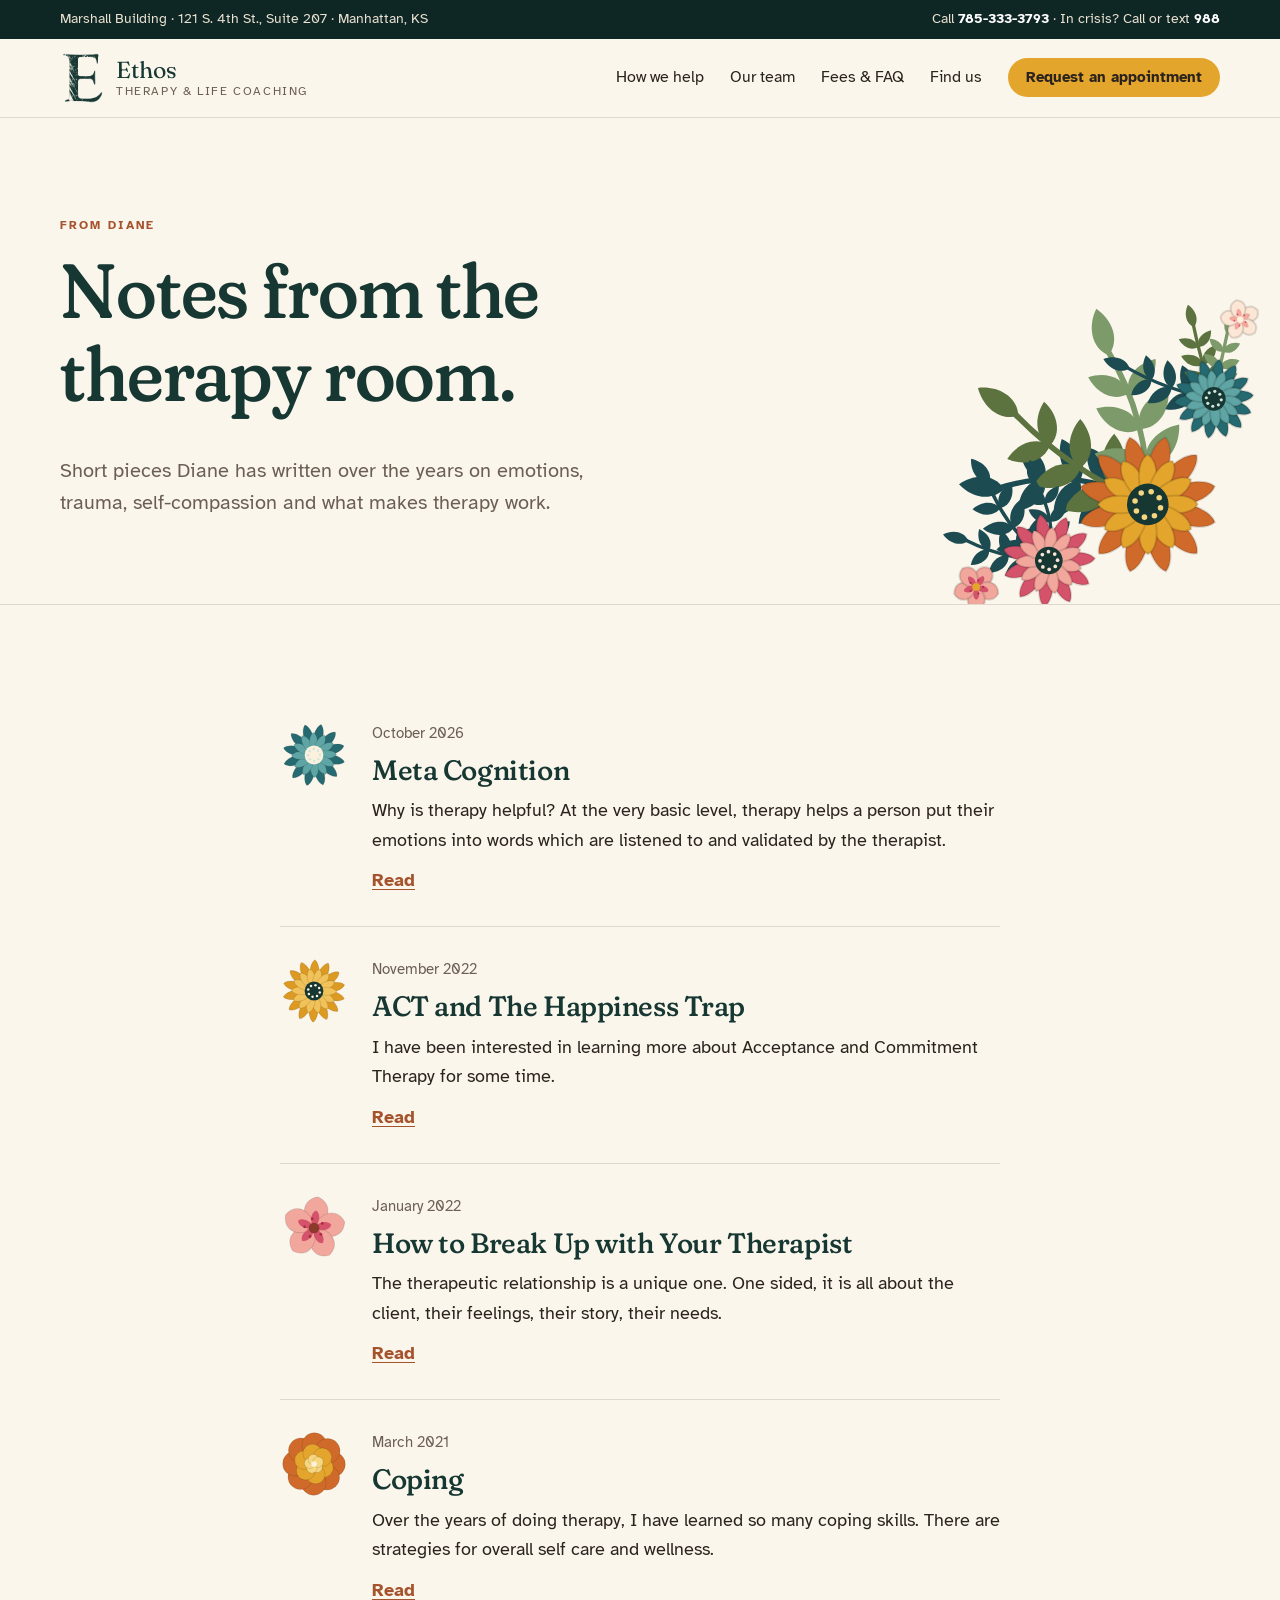
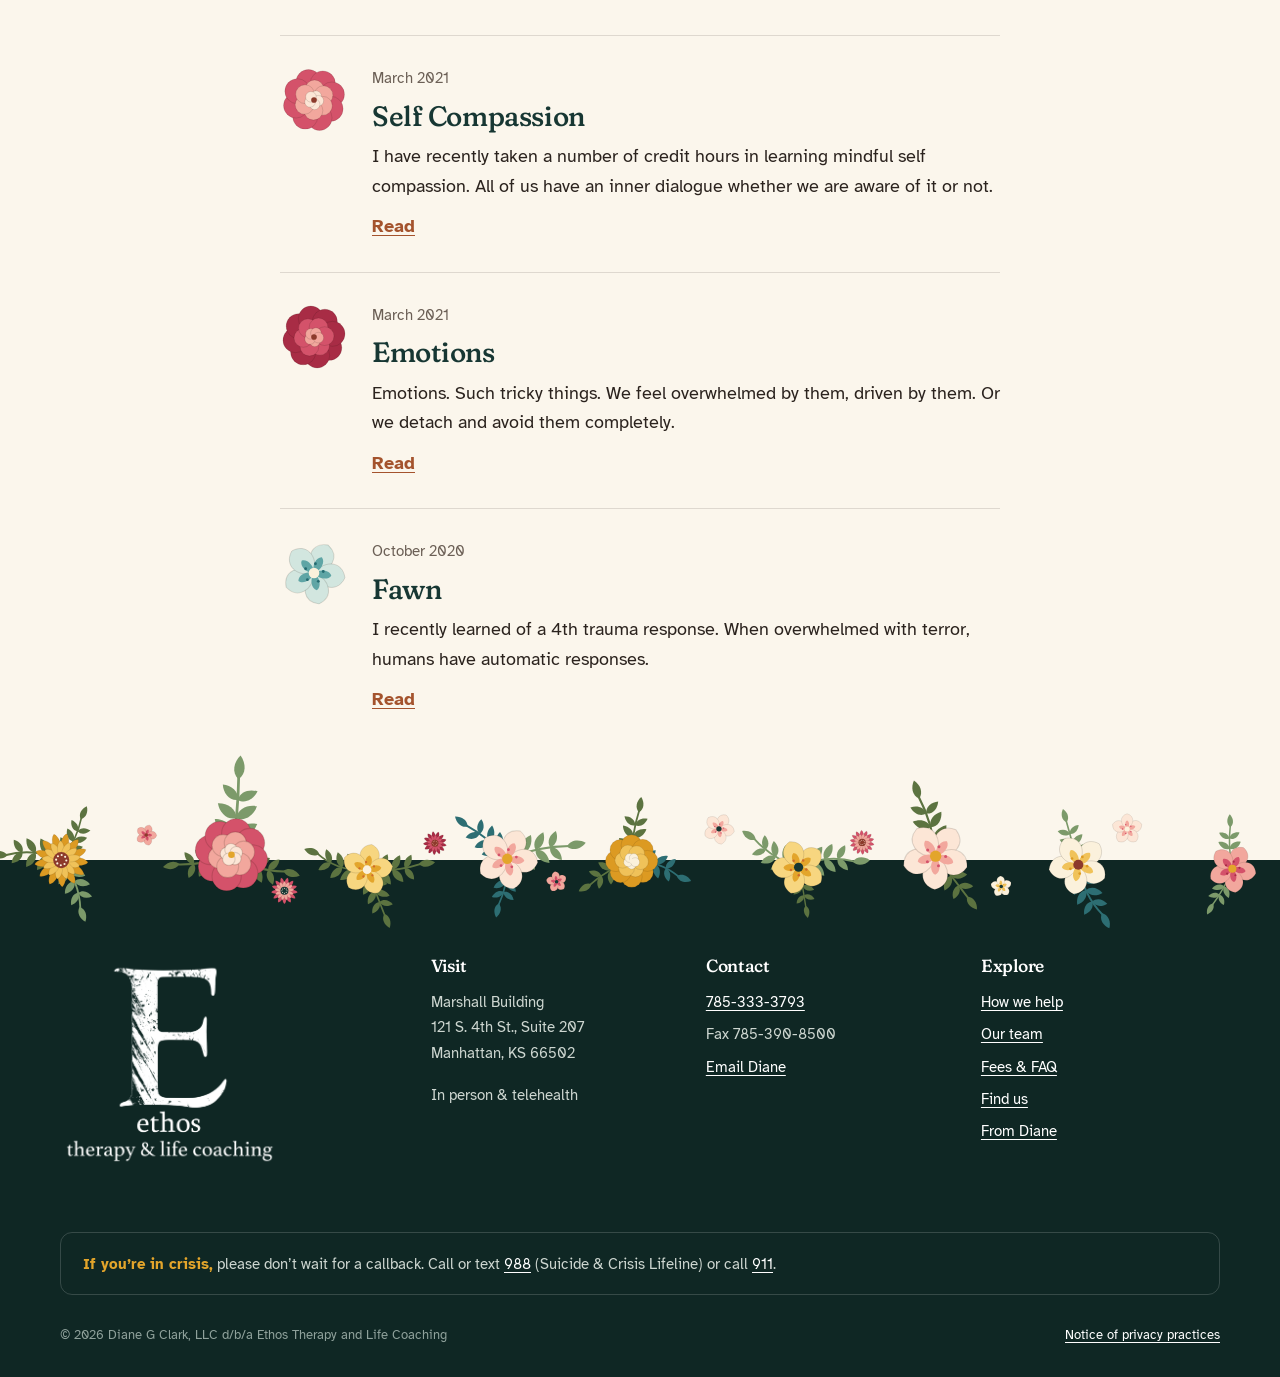
<file: writing.html>
<!doctype html>
<html lang="en">
<head>
<meta charset="utf-8">
<meta name="viewport" content="width=device-width, initial-scale=1">
<title>From Diane: Notes on Emotions, Trauma &amp; Therapy | Ethos Therapy, Manhattan, KS</title>
<meta name="description" content="Short pieces by Diane Clark, LSCSW, CCTP, on emotions, the fawn trauma response, self-compassion, coping skills, ACT and how to end therapy well.">
<link rel="canonical" href="https://ethostherapy.net/writing.html">
<meta property="og:type" content="website">
<meta property="og:site_name" content="Ethos Therapy &amp; Life Coaching">
<meta property="og:locale" content="en_US">
<meta property="og:url" content="https://ethostherapy.net/writing.html">
<meta property="og:title" content="From Diane: Notes from the therapy room | Ethos Therapy &amp; Life Coaching">
<meta property="og:description" content="Short pieces by Diane Clark on emotions, trauma, self-compassion and what makes therapy work.">
<meta property="og:image" content="https://ethostherapy.net/assets/img/og/og-writing.jpg">
<meta property="og:image:type" content="image/jpeg">
<meta property="og:image:width" content="1200">
<meta property="og:image:height" content="630">
<meta property="og:image:alt" content="From Diane: notes from the therapy room, Ethos Therapy">
<meta name="twitter:card" content="summary_large_image">
<meta name="twitter:title" content="From Diane: Notes from the therapy room | Ethos Therapy &amp; Life Coaching">
<meta name="twitter:description" content="Short pieces by Diane Clark on emotions, trauma, self-compassion and what makes therapy work.">
<meta name="twitter:image" content="https://ethostherapy.net/assets/img/og/og-writing.jpg">
<meta name="twitter:image:alt" content="From Diane: notes from the therapy room, Ethos Therapy">
<meta name="theme-color" content="#173733">
<link rel="icon" href="assets/img/favicon.png">
<link rel="preconnect" href="https://fonts.googleapis.com">
<link rel="preconnect" href="https://fonts.gstatic.com" crossorigin>
<link href="https://fonts.googleapis.com/css2?family=Atkinson+Hyperlegible:ital,wght@0,400;0,700;1,400&family=Fraunces:ital,opsz,wght,SOFT@0,9..144,300..600,100;1,9..144,300..600,100&display=swap" rel="stylesheet">
<link rel="stylesheet" href="assets/site.css?v=22">
</head>
<body>
<a class="skip" href="#main">Skip to content</a>

<div class="topbar">
  <div class="wrap">
    <span>Marshall Building · 121 S. 4th St., Suite 207 · Manhattan, KS</span>
    <span>Call <a href="tel:+17853333793">785-333-3793</a> · In crisis? Call or text <a href="tel:988">988</a></span>
  </div>
</div>

<header class="site-header">
  <div class="wrap">
    <a class="brand" href="index.html" aria-label="Ethos Therapy and Life Coaching, home">
      <span class="brand-mark" aria-hidden="true"></span>
      <span class="brand-name">Ethos<small>Therapy &amp; Life Coaching</small></span>
    </a>
    <button class="nav-toggle" aria-expanded="false" aria-controls="nav">Menu</button>
    <nav class="nav" id="nav" aria-label="Main">
      <a href="services.html">How we help</a>
      <a href="team.html">Our team</a>
      <a href="fees.html">Fees &amp; FAQ</a>
      <a href="contact.html">Find us</a>
      <a class="btn btn-primary" href="contact.html#start">Request an appointment</a>
    </nav>
  </div>
</header>

<main id="main">
<section class="page-hero">
  <div class="garden garden-corner" data-garden="corner" data-seed="13" role="presentation"></div>
  <div class="wrap">
    <span class="eyebrow">From Diane</span>
    <h1>Notes from the therapy room.</h1>
    <p class="lede">Short pieces Diane has written over the years on emotions, trauma, self-compassion and what makes therapy work.</p>
  </div>
</section>

<section>
  <div class="wrap writing">
    <article class="post-item">
      <span class="garden post-flower" data-garden="flower" data-seed="2" data-flower="daisy" role="presentation"></span>
      <p class="post-date">October 2026</p>
      <h2><a href="writing/meta-cognition.html">Meta Cognition</a></h2>
      <p>Why is therapy helpful? At the very basic level, therapy helps a person put their emotions into words which are listened to and validated by the therapist.</p>
      <a class="post-more" href="writing/meta-cognition.html" aria-label="Read Meta Cognition">Read</a>
    </article>
    <article class="post-item">
      <span class="garden post-flower" data-garden="flower" data-seed="4" data-flower="daisy" role="presentation"></span>
      <p class="post-date">November 2022</p>
      <h2><a href="writing/act-and-the-happiness-trap.html">ACT and The Happiness Trap</a></h2>
      <p>I have been interested in learning more about Acceptance and Commitment Therapy for some time.</p>
      <a class="post-more" href="writing/act-and-the-happiness-trap.html" aria-label="Read ACT and The Happiness Trap">Read</a>
    </article>
    <article class="post-item">
      <span class="garden post-flower" data-garden="flower" data-seed="6" data-flower="blossom" role="presentation"></span>
      <p class="post-date">January 2022</p>
      <h2><a href="writing/how-to-break-up-with-your-therapist.html">How to Break Up with Your Therapist</a></h2>
      <p>The therapeutic relationship is a unique one. One sided, it is all about the client, their feelings, their story, their needs.</p>
      <a class="post-more" href="writing/how-to-break-up-with-your-therapist.html" aria-label="Read How to Break Up with Your Therapist">Read</a>
    </article>
    <article class="post-item">
      <span class="garden post-flower" data-garden="flower" data-seed="3" data-flower="rose" role="presentation"></span>
      <p class="post-date">March 2021</p>
      <h2><a href="writing/coping.html">Coping</a></h2>
      <p>Over the years of doing therapy, I have learned so many coping skills. There are strategies for overall self care and wellness.</p>
      <a class="post-more" href="writing/coping.html" aria-label="Read Coping">Read</a>
    </article>
    <article class="post-item">
      <span class="garden post-flower" data-garden="flower" data-seed="1" data-flower="rose" role="presentation"></span>
      <p class="post-date">March 2021</p>
      <h2><a href="writing/self-compassion.html">Self Compassion</a></h2>
      <p>I have recently taken a number of credit hours in learning mindful self compassion. All of us have an inner dialogue whether we are aware of it or not.</p>
      <a class="post-more" href="writing/self-compassion.html" aria-label="Read Self Compassion">Read</a>
    </article>
    <article class="post-item">
      <span class="garden post-flower" data-garden="flower" data-seed="6" data-flower="rose" role="presentation"></span>
      <p class="post-date">March 2021</p>
      <h2><a href="writing/emotions.html">Emotions</a></h2>
      <p>Emotions. Such tricky things. We feel overwhelmed by them, driven by them. Or we detach and avoid them completely.</p>
      <a class="post-more" href="writing/emotions.html" aria-label="Read Emotions">Read</a>
    </article>
    <article class="post-item">
      <span class="garden post-flower" data-garden="flower" data-seed="2" data-flower="blossom" role="presentation"></span>
      <p class="post-date">October 2020</p>
      <h2><a href="writing/fawn.html">Fawn</a></h2>
      <p>I recently learned of a 4th trauma response. When overwhelmed with terror, humans have automatic responses.</p>
      <a class="post-more" href="writing/fawn.html" aria-label="Read Fawn">Read</a>
    </article>
  </div>
</section>

</main>

<footer class="site-footer">
  <div class="garden garden-edge" data-garden="edge" data-seed="12" role="presentation"></div>
  <div class="wrap">
    <div class="footer-grid">
      <div>
        <div class="footer-logo" role="img" aria-label="Ethos Therapy and Life Coaching"></div>
      </div>
      <div>
        <h4>Visit</h4>
        <p>Marshall Building<br>121 S. 4th St., Suite 207<br>Manhattan, KS 66502</p>
        <p>In person &amp; telehealth</p>
      </div>
      <div>
        <h4>Contact</h4>
        <ul>
          <li><a href="tel:+17853333793">785-333-3793</a></li>
          <li>Fax 785-390-8500</li>
          <li><a href="mailto:diane@ethostherapyandlifecoaching.com">Email Diane</a></li>
        </ul>
      </div>
      <div>
        <h4>Explore</h4>
        <ul>
          <li><a href="services.html">How we help</a></li>
          <li><a href="team.html">Our team</a></li>
          <li><a href="fees.html">Fees &amp; FAQ</a></li>
          <li><a href="contact.html">Find us</a></li>
          <li><a href="writing.html" aria-current="page">From Diane</a></li>
        </ul>
      </div>
    </div>
    <div class="crisis"><strong>If you’re in crisis,</strong> please don’t wait for a callback. Call or text <a href="tel:988">988</a> (Suicide &amp; Crisis Lifeline) or call <a href="tel:911">911</a>.</div>
    <div class="legal">
      <span>© 2026 Diane G Clark, LLC d/b/a Ethos Therapy and Life Coaching</span>
      <a href="assets/docs/notice-of-privacy-practices.pdf">Notice of privacy practices</a>
    </div>
  </div>
</footer>

<div class="callbar">
  <a class="btn btn-ghost" href="tel:+17853333793">Call</a>
  <a class="btn btn-primary" href="contact.html#start">Request an appointment</a>
</div>

<script src="assets/garden.js?v=3" defer></script>
<script src="assets/site.js?v=2" defer></script>
<script>
  const t = document.querySelector('.nav-toggle'), n = document.getElementById('nav');
  t.addEventListener('click', () => { const o = n.classList.toggle('open'); t.setAttribute('aria-expanded', o); });
</script>
</body>
</html>
</file>
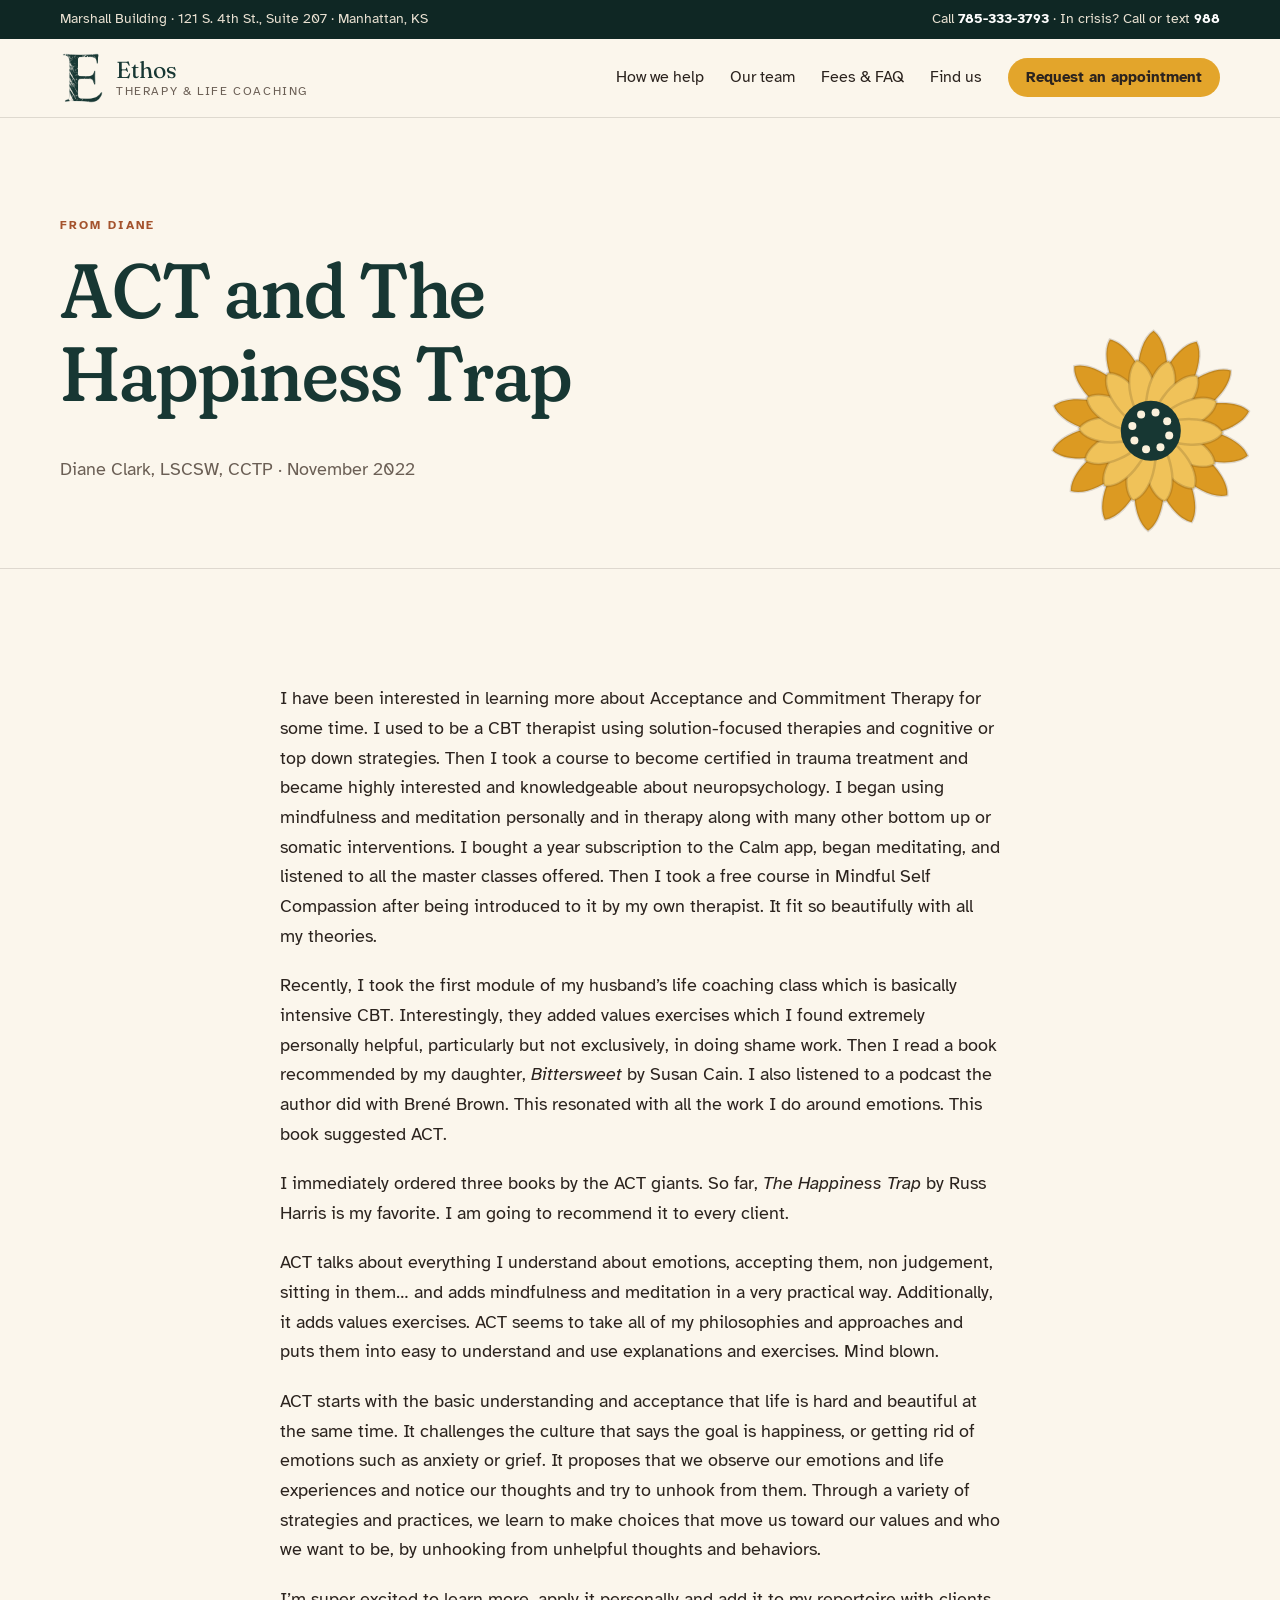
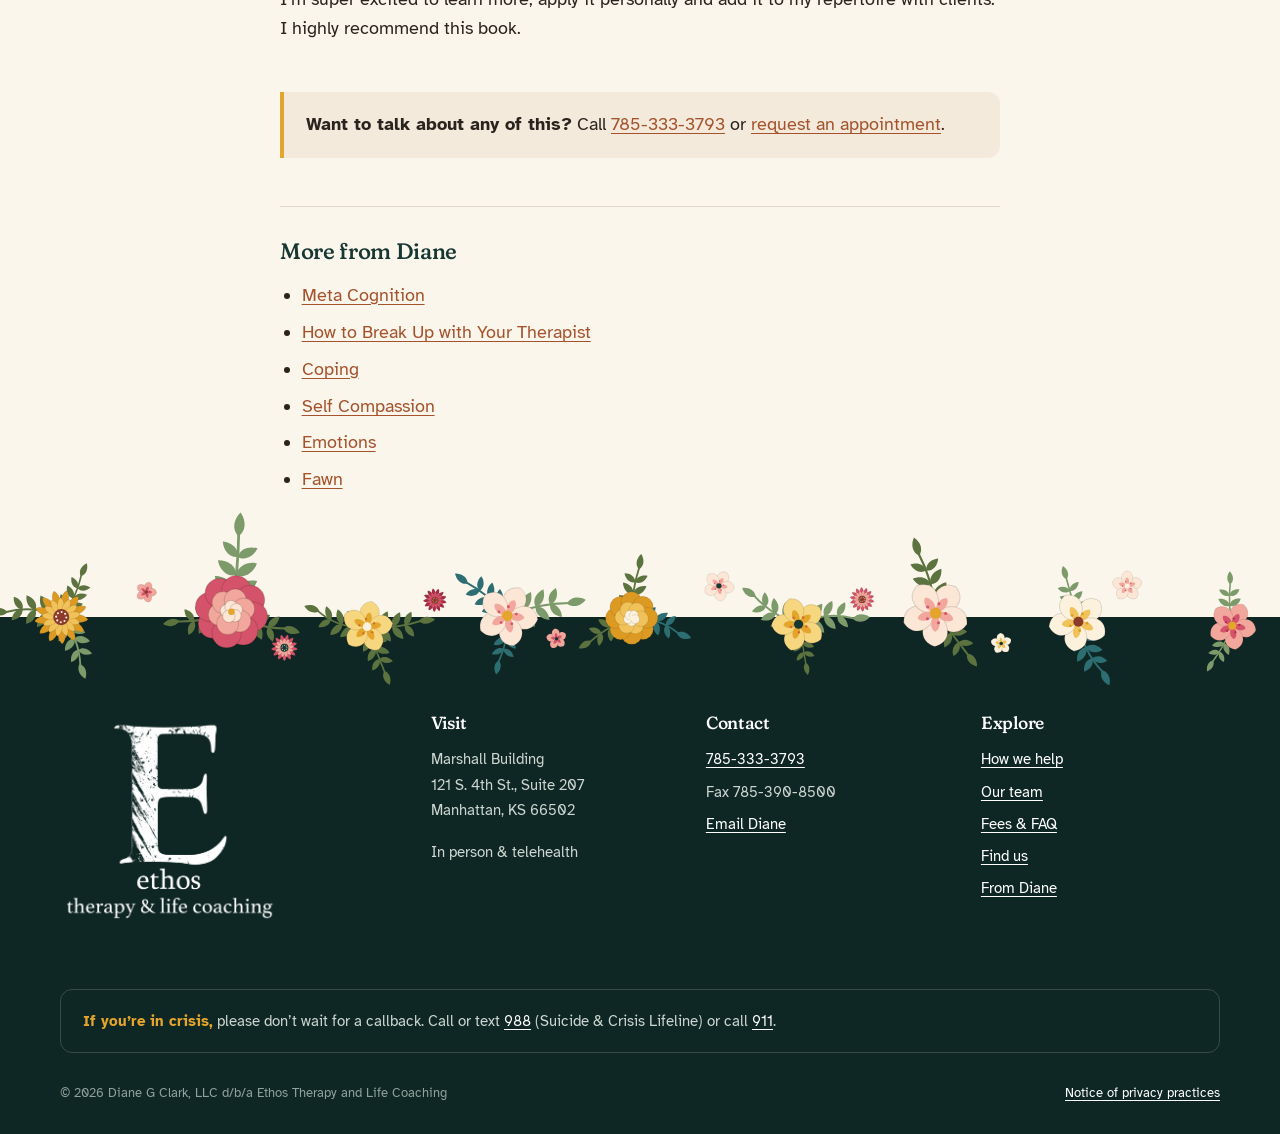
<file: writing/act-and-the-happiness-trap.html>
<!doctype html>
<html lang="en">
<head>
<meta charset="utf-8">
<meta name="viewport" content="width=device-width, initial-scale=1">
<title>ACT and The Happiness Trap | From Diane | Ethos Therapy, Manhattan, KS</title>
<meta name="description" content="I have been interested in learning more about Acceptance and Commitment Therapy for some time. I used to be a CBT therapist using solution-focused…">
<link rel="canonical" href="https://ethostherapy.net/writing/act-and-the-happiness-trap.html">
<meta property="og:type" content="article">
<meta property="og:site_name" content="Ethos Therapy &amp; Life Coaching">
<meta property="og:locale" content="en_US">
<meta property="og:url" content="https://ethostherapy.net/writing/act-and-the-happiness-trap.html">
<meta property="og:title" content="ACT and The Happiness Trap | From Diane | Ethos Therapy, Manhattan, KS">
<meta property="og:description" content="I have been interested in learning more about Acceptance and Commitment Therapy for some time. I used to be a CBT therapist using solution-focused…">
<meta property="og:image" content="https://ethostherapy.net/assets/img/og/og-writing-act-and-the-happiness-trap.jpg">
<meta property="og:image:type" content="image/jpeg">
<meta property="og:image:width" content="1200">
<meta property="og:image:height" content="630">
<meta property="og:image:alt" content="ACT and The Happiness Trap, from Diane Clark, Ethos Therapy">
<meta name="twitter:card" content="summary_large_image">
<meta name="twitter:title" content="ACT and The Happiness Trap | From Diane | Ethos Therapy, Manhattan, KS">
<meta name="twitter:description" content="I have been interested in learning more about Acceptance and Commitment Therapy for some time. I used to be a CBT therapist using solution-focused…">
<meta name="twitter:image" content="https://ethostherapy.net/assets/img/og/og-writing-act-and-the-happiness-trap.jpg">
<meta name="twitter:image:alt" content="ACT and The Happiness Trap, from Diane Clark, Ethos Therapy">
<meta name="theme-color" content="#173733">
<link rel="icon" href="/assets/img/favicon.png">
<link rel="preconnect" href="https://fonts.googleapis.com">
<link rel="preconnect" href="https://fonts.gstatic.com" crossorigin>
<link href="https://fonts.googleapis.com/css2?family=Atkinson+Hyperlegible:ital,wght@0,400;0,700;1,400&family=Fraunces:ital,opsz,wght,SOFT@0,9..144,300..600,100;1,9..144,300..600,100&display=swap" rel="stylesheet">
<link rel="stylesheet" href="/assets/site.css?v=22">
</head>
<body>
<a class="skip" href="#main">Skip to content</a>

<div class="topbar">
  <div class="wrap">
    <span>Marshall Building · 121 S. 4th St., Suite 207 · Manhattan, KS</span>
    <span>Call <a href="tel:+17853333793">785-333-3793</a> · In crisis? Call or text <a href="tel:988">988</a></span>
  </div>
</div>

<header class="site-header">
  <div class="wrap">
    <a class="brand" href="/index.html" aria-label="Ethos Therapy and Life Coaching, home">
      <span class="brand-mark" aria-hidden="true"></span>
      <span class="brand-name">Ethos<small>Therapy &amp; Life Coaching</small></span>
    </a>
    <button class="nav-toggle" aria-expanded="false" aria-controls="nav">Menu</button>
    <nav class="nav" id="nav" aria-label="Main">
      <a href="/services.html">How we help</a>
      <a href="/team.html">Our team</a>
      <a href="/fees.html">Fees &amp; FAQ</a>
      <a href="/contact.html">Find us</a>
      <a class="btn btn-primary" href="/contact.html#start">Request an appointment</a>
    </nav>
  </div>
</header>

<main id="main">
<section class="page-hero">
  <div class="garden garden-corner post-hero-flower" data-garden="flower" data-seed="4" data-flower="daisy" role="presentation"></div>
  <div class="wrap">
    <a class="eyebrow eyebrow-link" href="/writing.html">From Diane</a>
    <h1>ACT and The Happiness Trap</h1>
    <p class="post-byline">Diane Clark, LSCSW, CCTP · November 2022</p>
  </div>
</section>

<section>
  <article class="wrap writing">
    <p>I have been interested in learning more about Acceptance and Commitment Therapy for some time. I used to be a CBT therapist using solution-focused therapies and cognitive or top down strategies. Then I took a course to become certified in trauma treatment and became highly interested and knowledgeable about neuropsychology. I began using mindfulness and meditation personally and in therapy along with many other bottom up or somatic interventions. I bought a year subscription to the Calm app, began meditating, and listened to all the master classes offered. Then I took a free course in Mindful Self Compassion after being introduced to it by my own therapist. It fit so beautifully with all my theories.</p>
    <p>Recently, I took the first module of my husband’s life coaching class which is basically intensive CBT. Interestingly, they added values exercises which I found extremely personally helpful, particularly but not exclusively, in doing shame work. Then I read a book recommended by my daughter, <i>Bittersweet</i> by Susan Cain. I also listened to a podcast the author did with Brené Brown. This resonated with all the work I do around emotions. This book suggested ACT.</p>
    <p>I immediately ordered three books by the ACT giants. So far, <i>The Happiness Trap</i> by Russ Harris is my favorite. I am going to recommend it to every client.</p>
    <p>ACT talks about everything I understand about emotions, accepting them, non judgement, sitting in them… and adds mindfulness and meditation in a very practical way. Additionally, it adds values exercises. ACT seems to take all of my philosophies and approaches and puts them into easy to understand and use explanations and exercises. Mind blown.</p>
    <p>ACT starts with the basic understanding and acceptance that life is hard and beautiful at the same time. It challenges the culture that says the goal is happiness, or getting rid of emotions such as anxiety or grief. It proposes that we observe our emotions and life experiences and notice our thoughts and try to unhook from them. Through a variety of strategies and practices, we learn to make choices that move us toward our values and who we want to be, by unhooking from unhelpful thoughts and behaviors.</p>
    <p>I’m super excited to learn more, apply it personally and add it to my repertoire with clients. I highly recommend this book.</p>

    <div class="note post-cta">
      <p><strong>Want to talk about any of this?</strong> Call <a href="tel:+17853333793">785-333-3793</a> or <a href="/contact.html#start">request an appointment</a>.</p>
    </div>

    <nav class="more-posts" aria-label="More from Diane">
      <h2>More from Diane</h2>
      <ul>
        <li><a href="/writing/meta-cognition.html">Meta Cognition</a></li>
        <li><a href="/writing/how-to-break-up-with-your-therapist.html">How to Break Up with Your Therapist</a></li>
        <li><a href="/writing/coping.html">Coping</a></li>
        <li><a href="/writing/self-compassion.html">Self Compassion</a></li>
        <li><a href="/writing/emotions.html">Emotions</a></li>
        <li><a href="/writing/fawn.html">Fawn</a></li>
      </ul>
    </nav>
  </article>
</section>

</main>

<footer class="site-footer">
  <div class="garden garden-edge" data-garden="edge" data-seed="12" role="presentation"></div>
  <div class="wrap">
    <div class="footer-grid">
      <div>
        <div class="footer-logo" role="img" aria-label="Ethos Therapy and Life Coaching"></div>
      </div>
      <div>
        <h4>Visit</h4>
        <p>Marshall Building<br>121 S. 4th St., Suite 207<br>Manhattan, KS 66502</p>
        <p>In person &amp; telehealth</p>
      </div>
      <div>
        <h4>Contact</h4>
        <ul>
          <li><a href="tel:+17853333793">785-333-3793</a></li>
          <li>Fax 785-390-8500</li>
          <li><a href="mailto:diane@ethostherapyandlifecoaching.com">Email Diane</a></li>
        </ul>
      </div>
      <div>
        <h4>Explore</h4>
        <ul>
          <li><a href="/services.html">How we help</a></li>
          <li><a href="/team.html">Our team</a></li>
          <li><a href="/fees.html">Fees &amp; FAQ</a></li>
          <li><a href="/contact.html">Find us</a></li>
          <li><a href="/writing.html">From Diane</a></li>
        </ul>
      </div>
    </div>
    <div class="crisis"><strong>If you’re in crisis,</strong> please don’t wait for a callback. Call or text <a href="tel:988">988</a> (Suicide &amp; Crisis Lifeline) or call <a href="tel:911">911</a>.</div>
    <div class="legal">
      <span>© 2026 Diane G Clark, LLC d/b/a Ethos Therapy and Life Coaching</span>
      <a href="/assets/docs/notice-of-privacy-practices.pdf">Notice of privacy practices</a>
    </div>
  </div>
</footer>

<div class="callbar">
  <a class="btn btn-ghost" href="tel:+17853333793">Call</a>
  <a class="btn btn-primary" href="/contact.html#start">Request an appointment</a>
</div>

<script src="/assets/garden.js?v=3" defer></script>
<script src="/assets/site.js?v=2" defer></script>
<script>
  const t = document.querySelector('.nav-toggle'), n = document.getElementById('nav');
  t.addEventListener('click', () => { const o = n.classList.toggle('open'); t.setAttribute('aria-expanded', o); });
</script>
</body>
</html>
</file>
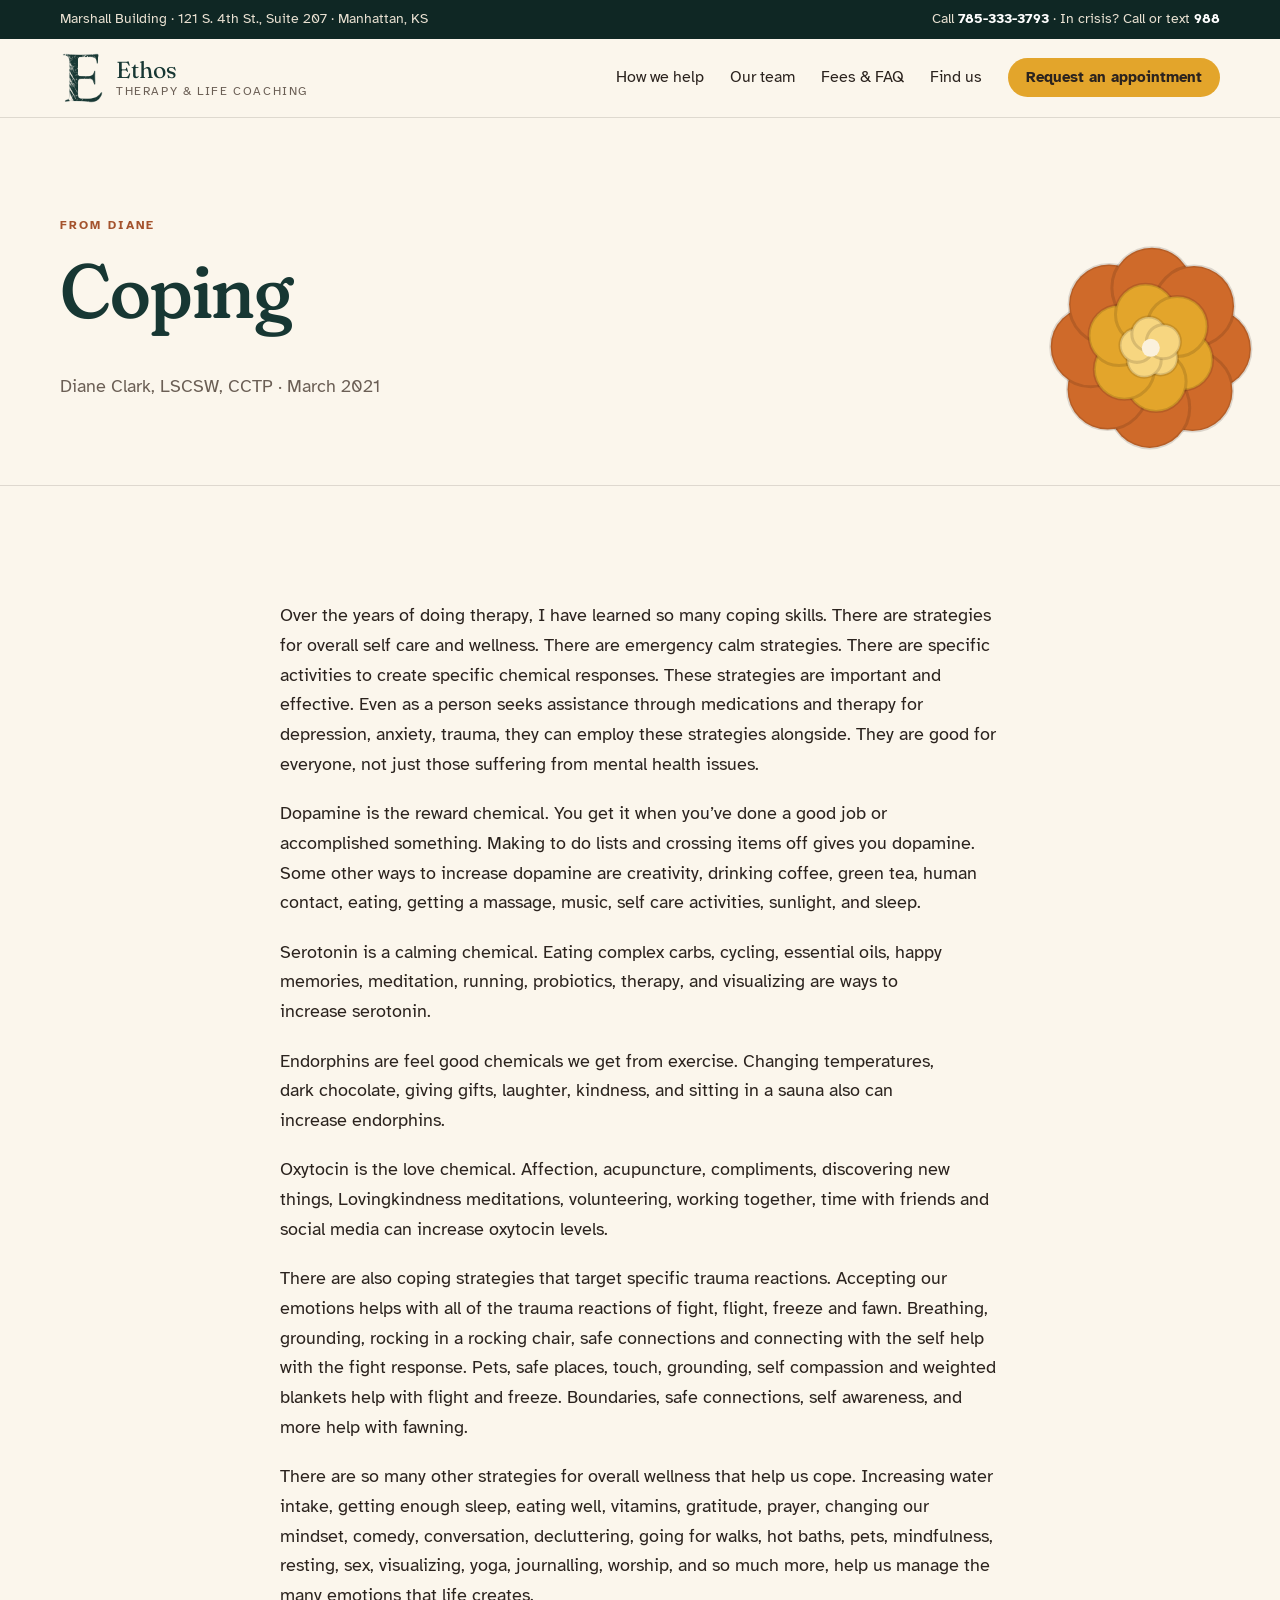
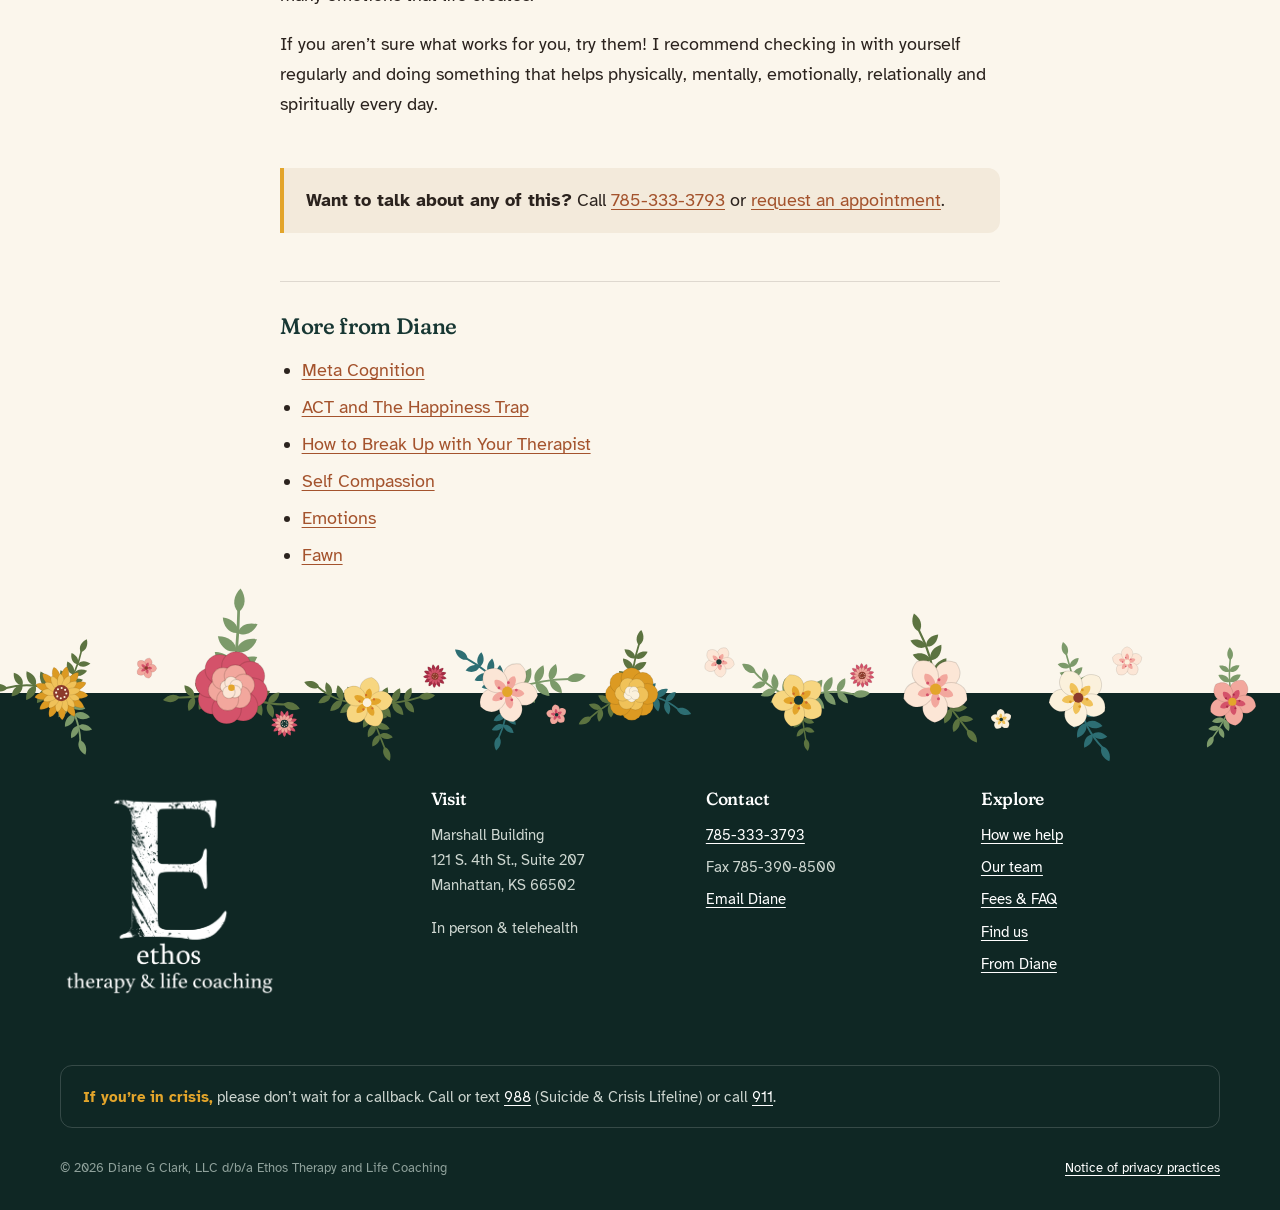
<file: writing/coping.html>
<!doctype html>
<html lang="en">
<head>
<meta charset="utf-8">
<meta name="viewport" content="width=device-width, initial-scale=1">
<title>Coping | From Diane | Ethos Therapy, Manhattan, KS</title>
<meta name="description" content="Over the years of doing therapy, I have learned so many coping skills. There are strategies for overall self care and wellness. There are emergency…">
<link rel="canonical" href="https://ethostherapy.net/writing/coping.html">
<meta property="og:type" content="article">
<meta property="og:site_name" content="Ethos Therapy &amp; Life Coaching">
<meta property="og:locale" content="en_US">
<meta property="og:url" content="https://ethostherapy.net/writing/coping.html">
<meta property="og:title" content="Coping | From Diane | Ethos Therapy, Manhattan, KS">
<meta property="og:description" content="Over the years of doing therapy, I have learned so many coping skills. There are strategies for overall self care and wellness. There are emergency…">
<meta property="og:image" content="https://ethostherapy.net/assets/img/og/og-writing-coping.jpg">
<meta property="og:image:type" content="image/jpeg">
<meta property="og:image:width" content="1200">
<meta property="og:image:height" content="630">
<meta property="og:image:alt" content="Coping, from Diane Clark, Ethos Therapy">
<meta name="twitter:card" content="summary_large_image">
<meta name="twitter:title" content="Coping | From Diane | Ethos Therapy, Manhattan, KS">
<meta name="twitter:description" content="Over the years of doing therapy, I have learned so many coping skills. There are strategies for overall self care and wellness. There are emergency…">
<meta name="twitter:image" content="https://ethostherapy.net/assets/img/og/og-writing-coping.jpg">
<meta name="twitter:image:alt" content="Coping, from Diane Clark, Ethos Therapy">
<meta name="theme-color" content="#173733">
<link rel="icon" href="/assets/img/favicon.png">
<link rel="preconnect" href="https://fonts.googleapis.com">
<link rel="preconnect" href="https://fonts.gstatic.com" crossorigin>
<link href="https://fonts.googleapis.com/css2?family=Atkinson+Hyperlegible:ital,wght@0,400;0,700;1,400&family=Fraunces:ital,opsz,wght,SOFT@0,9..144,300..600,100;1,9..144,300..600,100&display=swap" rel="stylesheet">
<link rel="stylesheet" href="/assets/site.css?v=22">
</head>
<body>
<a class="skip" href="#main">Skip to content</a>

<div class="topbar">
  <div class="wrap">
    <span>Marshall Building · 121 S. 4th St., Suite 207 · Manhattan, KS</span>
    <span>Call <a href="tel:+17853333793">785-333-3793</a> · In crisis? Call or text <a href="tel:988">988</a></span>
  </div>
</div>

<header class="site-header">
  <div class="wrap">
    <a class="brand" href="/index.html" aria-label="Ethos Therapy and Life Coaching, home">
      <span class="brand-mark" aria-hidden="true"></span>
      <span class="brand-name">Ethos<small>Therapy &amp; Life Coaching</small></span>
    </a>
    <button class="nav-toggle" aria-expanded="false" aria-controls="nav">Menu</button>
    <nav class="nav" id="nav" aria-label="Main">
      <a href="/services.html">How we help</a>
      <a href="/team.html">Our team</a>
      <a href="/fees.html">Fees &amp; FAQ</a>
      <a href="/contact.html">Find us</a>
      <a class="btn btn-primary" href="/contact.html#start">Request an appointment</a>
    </nav>
  </div>
</header>

<main id="main">
<section class="page-hero">
  <div class="garden garden-corner post-hero-flower" data-garden="flower" data-seed="3" data-flower="rose" role="presentation"></div>
  <div class="wrap">
    <a class="eyebrow eyebrow-link" href="/writing.html">From Diane</a>
    <h1>Coping</h1>
    <p class="post-byline">Diane Clark, LSCSW, CCTP · March 2021</p>
  </div>
</section>

<section>
  <article class="wrap writing">
    <p>Over the years of doing therapy, I have learned so many coping skills. There are strategies for overall self care and wellness. There are emergency calm strategies. There are specific activities to create specific chemical responses. These strategies are important and effective. Even as a person seeks assistance through medications and therapy for depression, anxiety, trauma, they can employ these strategies alongside. They are good for everyone, not just those suffering from mental health issues.</p>
    <p>Dopamine is the reward chemical. You get it when you’ve done a good job or accomplished something. Making to do lists and crossing items off gives you dopamine. Some other ways to increase dopamine are creativity, drinking coffee, green tea, human contact, eating, getting a massage, music, self care activities, sunlight, and sleep.</p>
    <p>Serotonin is a calming chemical. Eating complex carbs, cycling, essential oils, happy memories, meditation, running, probiotics, therapy, and visualizing are ways to increase serotonin.</p>
    <p>Endorphins are feel good chemicals we get from exercise. Changing temperatures, dark chocolate, giving gifts, laughter, kindness, and sitting in a sauna also can increase endorphins.</p>
    <p>Oxytocin is the love chemical. Affection, acupuncture, compliments, discovering new things, Lovingkindness meditations, volunteering, working together, time with friends and social media can increase oxytocin levels.</p>
    <p>There are also coping strategies that target specific trauma reactions. Accepting our emotions helps with all of the trauma reactions of fight, flight, freeze and fawn. Breathing, grounding, rocking in a rocking chair, safe connections and connecting with the self help with the fight response. Pets, safe places, touch, grounding, self compassion and weighted blankets help with flight and freeze. Boundaries, safe connections, self awareness, and more help with fawning.</p>
    <p>There are so many other strategies for overall wellness that help us cope. Increasing water intake, getting enough sleep, eating well, vitamins, gratitude, prayer, changing our mindset, comedy, conversation, decluttering, going for walks, hot baths, pets, mindfulness, resting, sex, visualizing, yoga, journalling, worship, and so much more, help us manage the many emotions that life creates.</p>
    <p>If you aren’t sure what works for you, try them! I recommend checking in with yourself regularly and doing something that helps physically, mentally, emotionally, relationally and spiritually every day.</p>

    <div class="note post-cta">
      <p><strong>Want to talk about any of this?</strong> Call <a href="tel:+17853333793">785-333-3793</a> or <a href="/contact.html#start">request an appointment</a>.</p>
    </div>

    <nav class="more-posts" aria-label="More from Diane">
      <h2>More from Diane</h2>
      <ul>
        <li><a href="/writing/meta-cognition.html">Meta Cognition</a></li>
        <li><a href="/writing/act-and-the-happiness-trap.html">ACT and The Happiness Trap</a></li>
        <li><a href="/writing/how-to-break-up-with-your-therapist.html">How to Break Up with Your Therapist</a></li>
        <li><a href="/writing/self-compassion.html">Self Compassion</a></li>
        <li><a href="/writing/emotions.html">Emotions</a></li>
        <li><a href="/writing/fawn.html">Fawn</a></li>
      </ul>
    </nav>
  </article>
</section>

</main>

<footer class="site-footer">
  <div class="garden garden-edge" data-garden="edge" data-seed="12" role="presentation"></div>
  <div class="wrap">
    <div class="footer-grid">
      <div>
        <div class="footer-logo" role="img" aria-label="Ethos Therapy and Life Coaching"></div>
      </div>
      <div>
        <h4>Visit</h4>
        <p>Marshall Building<br>121 S. 4th St., Suite 207<br>Manhattan, KS 66502</p>
        <p>In person &amp; telehealth</p>
      </div>
      <div>
        <h4>Contact</h4>
        <ul>
          <li><a href="tel:+17853333793">785-333-3793</a></li>
          <li>Fax 785-390-8500</li>
          <li><a href="mailto:diane@ethostherapyandlifecoaching.com">Email Diane</a></li>
        </ul>
      </div>
      <div>
        <h4>Explore</h4>
        <ul>
          <li><a href="/services.html">How we help</a></li>
          <li><a href="/team.html">Our team</a></li>
          <li><a href="/fees.html">Fees &amp; FAQ</a></li>
          <li><a href="/contact.html">Find us</a></li>
          <li><a href="/writing.html">From Diane</a></li>
        </ul>
      </div>
    </div>
    <div class="crisis"><strong>If you’re in crisis,</strong> please don’t wait for a callback. Call or text <a href="tel:988">988</a> (Suicide &amp; Crisis Lifeline) or call <a href="tel:911">911</a>.</div>
    <div class="legal">
      <span>© 2026 Diane G Clark, LLC d/b/a Ethos Therapy and Life Coaching</span>
      <a href="/assets/docs/notice-of-privacy-practices.pdf">Notice of privacy practices</a>
    </div>
  </div>
</footer>

<div class="callbar">
  <a class="btn btn-ghost" href="tel:+17853333793">Call</a>
  <a class="btn btn-primary" href="/contact.html#start">Request an appointment</a>
</div>

<script src="/assets/garden.js?v=3" defer></script>
<script src="/assets/site.js?v=2" defer></script>
<script>
  const t = document.querySelector('.nav-toggle'), n = document.getElementById('nav');
  t.addEventListener('click', () => { const o = n.classList.toggle('open'); t.setAttribute('aria-expanded', o); });
</script>
</body>
</html>
</file>
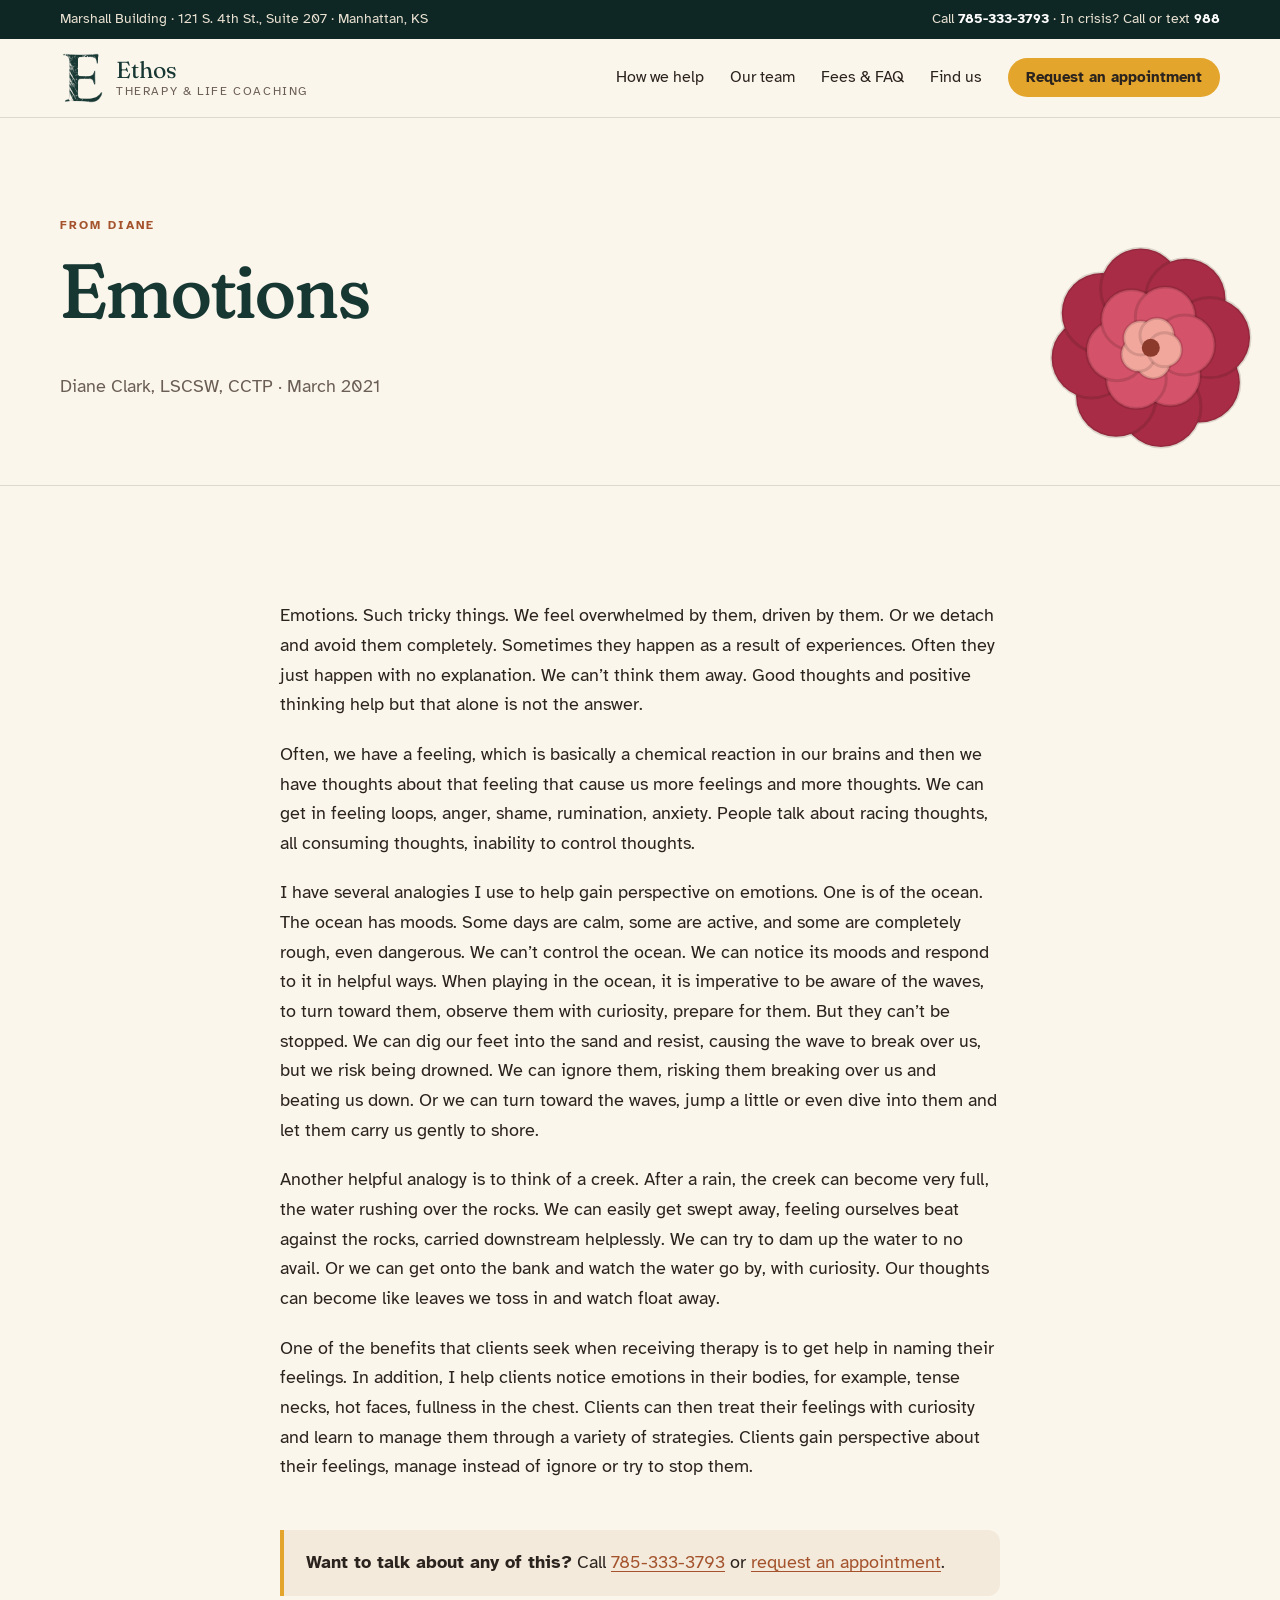
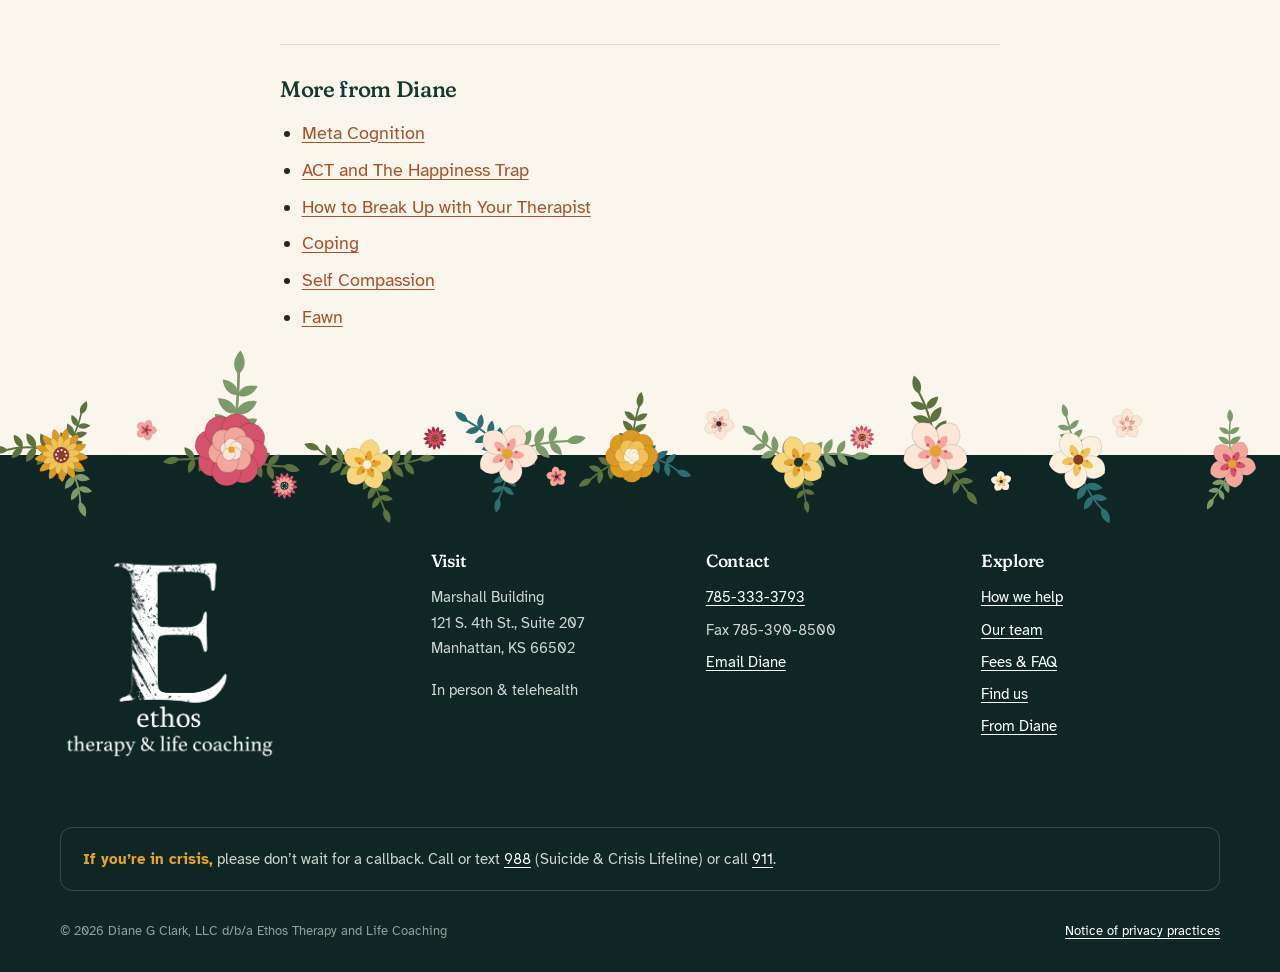
<file: writing/emotions.html>
<!doctype html>
<html lang="en">
<head>
<meta charset="utf-8">
<meta name="viewport" content="width=device-width, initial-scale=1">
<title>Emotions | From Diane | Ethos Therapy, Manhattan, KS</title>
<meta name="description" content="Emotions. Such tricky things. We feel overwhelmed by them, driven by them. Or we detach and avoid them completely. Sometimes they happen as a result of…">
<link rel="canonical" href="https://ethostherapy.net/writing/emotions.html">
<meta property="og:type" content="article">
<meta property="og:site_name" content="Ethos Therapy &amp; Life Coaching">
<meta property="og:locale" content="en_US">
<meta property="og:url" content="https://ethostherapy.net/writing/emotions.html">
<meta property="og:title" content="Emotions | From Diane | Ethos Therapy, Manhattan, KS">
<meta property="og:description" content="Emotions. Such tricky things. We feel overwhelmed by them, driven by them. Or we detach and avoid them completely. Sometimes they happen as a result of…">
<meta property="og:image" content="https://ethostherapy.net/assets/img/og/og-writing-emotions.jpg">
<meta property="og:image:type" content="image/jpeg">
<meta property="og:image:width" content="1200">
<meta property="og:image:height" content="630">
<meta property="og:image:alt" content="Emotions, from Diane Clark, Ethos Therapy">
<meta name="twitter:card" content="summary_large_image">
<meta name="twitter:title" content="Emotions | From Diane | Ethos Therapy, Manhattan, KS">
<meta name="twitter:description" content="Emotions. Such tricky things. We feel overwhelmed by them, driven by them. Or we detach and avoid them completely. Sometimes they happen as a result of…">
<meta name="twitter:image" content="https://ethostherapy.net/assets/img/og/og-writing-emotions.jpg">
<meta name="twitter:image:alt" content="Emotions, from Diane Clark, Ethos Therapy">
<meta name="theme-color" content="#173733">
<link rel="icon" href="/assets/img/favicon.png">
<link rel="preconnect" href="https://fonts.googleapis.com">
<link rel="preconnect" href="https://fonts.gstatic.com" crossorigin>
<link href="https://fonts.googleapis.com/css2?family=Atkinson+Hyperlegible:ital,wght@0,400;0,700;1,400&family=Fraunces:ital,opsz,wght,SOFT@0,9..144,300..600,100;1,9..144,300..600,100&display=swap" rel="stylesheet">
<link rel="stylesheet" href="/assets/site.css?v=22">
</head>
<body>
<a class="skip" href="#main">Skip to content</a>

<div class="topbar">
  <div class="wrap">
    <span>Marshall Building · 121 S. 4th St., Suite 207 · Manhattan, KS</span>
    <span>Call <a href="tel:+17853333793">785-333-3793</a> · In crisis? Call or text <a href="tel:988">988</a></span>
  </div>
</div>

<header class="site-header">
  <div class="wrap">
    <a class="brand" href="/index.html" aria-label="Ethos Therapy and Life Coaching, home">
      <span class="brand-mark" aria-hidden="true"></span>
      <span class="brand-name">Ethos<small>Therapy &amp; Life Coaching</small></span>
    </a>
    <button class="nav-toggle" aria-expanded="false" aria-controls="nav">Menu</button>
    <nav class="nav" id="nav" aria-label="Main">
      <a href="/services.html">How we help</a>
      <a href="/team.html">Our team</a>
      <a href="/fees.html">Fees &amp; FAQ</a>
      <a href="/contact.html">Find us</a>
      <a class="btn btn-primary" href="/contact.html#start">Request an appointment</a>
    </nav>
  </div>
</header>

<main id="main">
<section class="page-hero">
  <div class="garden garden-corner post-hero-flower" data-garden="flower" data-seed="6" data-flower="rose" role="presentation"></div>
  <div class="wrap">
    <a class="eyebrow eyebrow-link" href="/writing.html">From Diane</a>
    <h1>Emotions</h1>
    <p class="post-byline">Diane Clark, LSCSW, CCTP · March 2021</p>
  </div>
</section>

<section>
  <article class="wrap writing">
    <p>Emotions. Such tricky things. We feel overwhelmed by them, driven by them. Or we detach and avoid them completely. Sometimes they happen as a result of experiences. Often they just happen with no explanation. We can’t think them away. Good thoughts and positive thinking help but that alone is not the answer.</p>
    <p>Often, we have a feeling, which is basically a chemical reaction in our brains and then we have thoughts about that feeling that cause us more feelings and more thoughts. We can get in feeling loops, anger, shame, rumination, anxiety. People talk about racing thoughts, all consuming thoughts, inability to control thoughts.</p>
    <p>I have several analogies I use to help gain perspective on emotions. One is of the ocean. The ocean has moods. Some days are calm, some are active, and some are completely rough, even dangerous. We can’t control the ocean. We can notice its moods and respond to it in helpful ways. When playing in the ocean, it is imperative to be aware of the waves, to turn toward them, observe them with curiosity, prepare for them. But they can’t be stopped. We can dig our feet into the sand and resist, causing the wave to break over us, but we risk being drowned. We can ignore them, risking them breaking over us and beating us down. Or we can turn toward the waves, jump a little or even dive into them and let them carry us gently to shore.</p>
    <p>Another helpful analogy is to think of a creek. After a rain, the creek can become very full, the water rushing over the rocks. We can easily get swept away, feeling ourselves beat against the rocks, carried downstream helplessly. We can try to dam up the water to no avail. Or we can get onto the bank and watch the water go by, with curiosity. Our thoughts can become like leaves we toss in and watch float away.</p>
    <p>One of the benefits that clients seek when receiving therapy is to get help in naming their feelings. In addition, I help clients notice emotions in their bodies, for example, tense necks, hot faces, fullness in the chest. Clients can then treat their feelings with curiosity and learn to manage them through a variety of strategies. Clients gain perspective about their feelings, manage instead of ignore or try to stop them.</p>

    <div class="note post-cta">
      <p><strong>Want to talk about any of this?</strong> Call <a href="tel:+17853333793">785-333-3793</a> or <a href="/contact.html#start">request an appointment</a>.</p>
    </div>

    <nav class="more-posts" aria-label="More from Diane">
      <h2>More from Diane</h2>
      <ul>
        <li><a href="/writing/meta-cognition.html">Meta Cognition</a></li>
        <li><a href="/writing/act-and-the-happiness-trap.html">ACT and The Happiness Trap</a></li>
        <li><a href="/writing/how-to-break-up-with-your-therapist.html">How to Break Up with Your Therapist</a></li>
        <li><a href="/writing/coping.html">Coping</a></li>
        <li><a href="/writing/self-compassion.html">Self Compassion</a></li>
        <li><a href="/writing/fawn.html">Fawn</a></li>
      </ul>
    </nav>
  </article>
</section>

</main>

<footer class="site-footer">
  <div class="garden garden-edge" data-garden="edge" data-seed="12" role="presentation"></div>
  <div class="wrap">
    <div class="footer-grid">
      <div>
        <div class="footer-logo" role="img" aria-label="Ethos Therapy and Life Coaching"></div>
      </div>
      <div>
        <h4>Visit</h4>
        <p>Marshall Building<br>121 S. 4th St., Suite 207<br>Manhattan, KS 66502</p>
        <p>In person &amp; telehealth</p>
      </div>
      <div>
        <h4>Contact</h4>
        <ul>
          <li><a href="tel:+17853333793">785-333-3793</a></li>
          <li>Fax 785-390-8500</li>
          <li><a href="mailto:diane@ethostherapyandlifecoaching.com">Email Diane</a></li>
        </ul>
      </div>
      <div>
        <h4>Explore</h4>
        <ul>
          <li><a href="/services.html">How we help</a></li>
          <li><a href="/team.html">Our team</a></li>
          <li><a href="/fees.html">Fees &amp; FAQ</a></li>
          <li><a href="/contact.html">Find us</a></li>
          <li><a href="/writing.html">From Diane</a></li>
        </ul>
      </div>
    </div>
    <div class="crisis"><strong>If you’re in crisis,</strong> please don’t wait for a callback. Call or text <a href="tel:988">988</a> (Suicide &amp; Crisis Lifeline) or call <a href="tel:911">911</a>.</div>
    <div class="legal">
      <span>© 2026 Diane G Clark, LLC d/b/a Ethos Therapy and Life Coaching</span>
      <a href="/assets/docs/notice-of-privacy-practices.pdf">Notice of privacy practices</a>
    </div>
  </div>
</footer>

<div class="callbar">
  <a class="btn btn-ghost" href="tel:+17853333793">Call</a>
  <a class="btn btn-primary" href="/contact.html#start">Request an appointment</a>
</div>

<script src="/assets/garden.js?v=3" defer></script>
<script src="/assets/site.js?v=2" defer></script>
<script>
  const t = document.querySelector('.nav-toggle'), n = document.getElementById('nav');
  t.addEventListener('click', () => { const o = n.classList.toggle('open'); t.setAttribute('aria-expanded', o); });
</script>
</body>
</html>
</file>
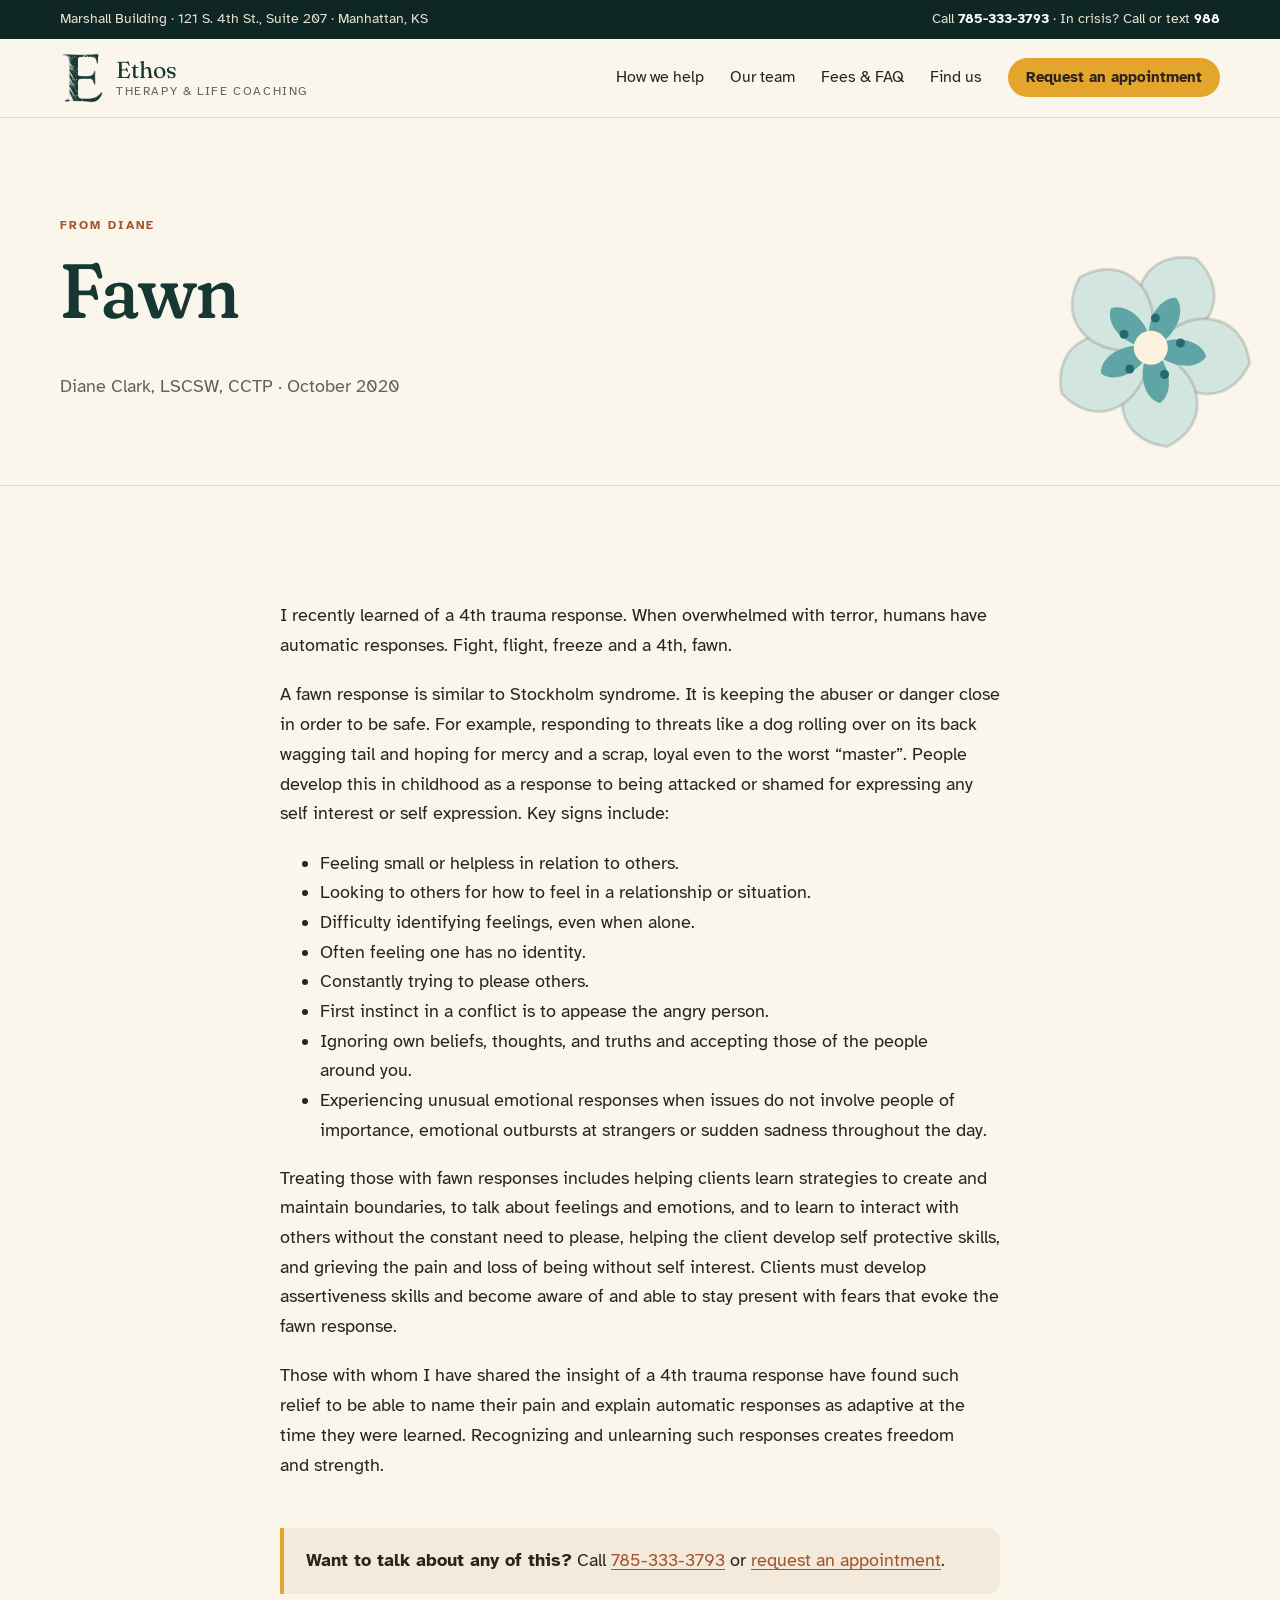
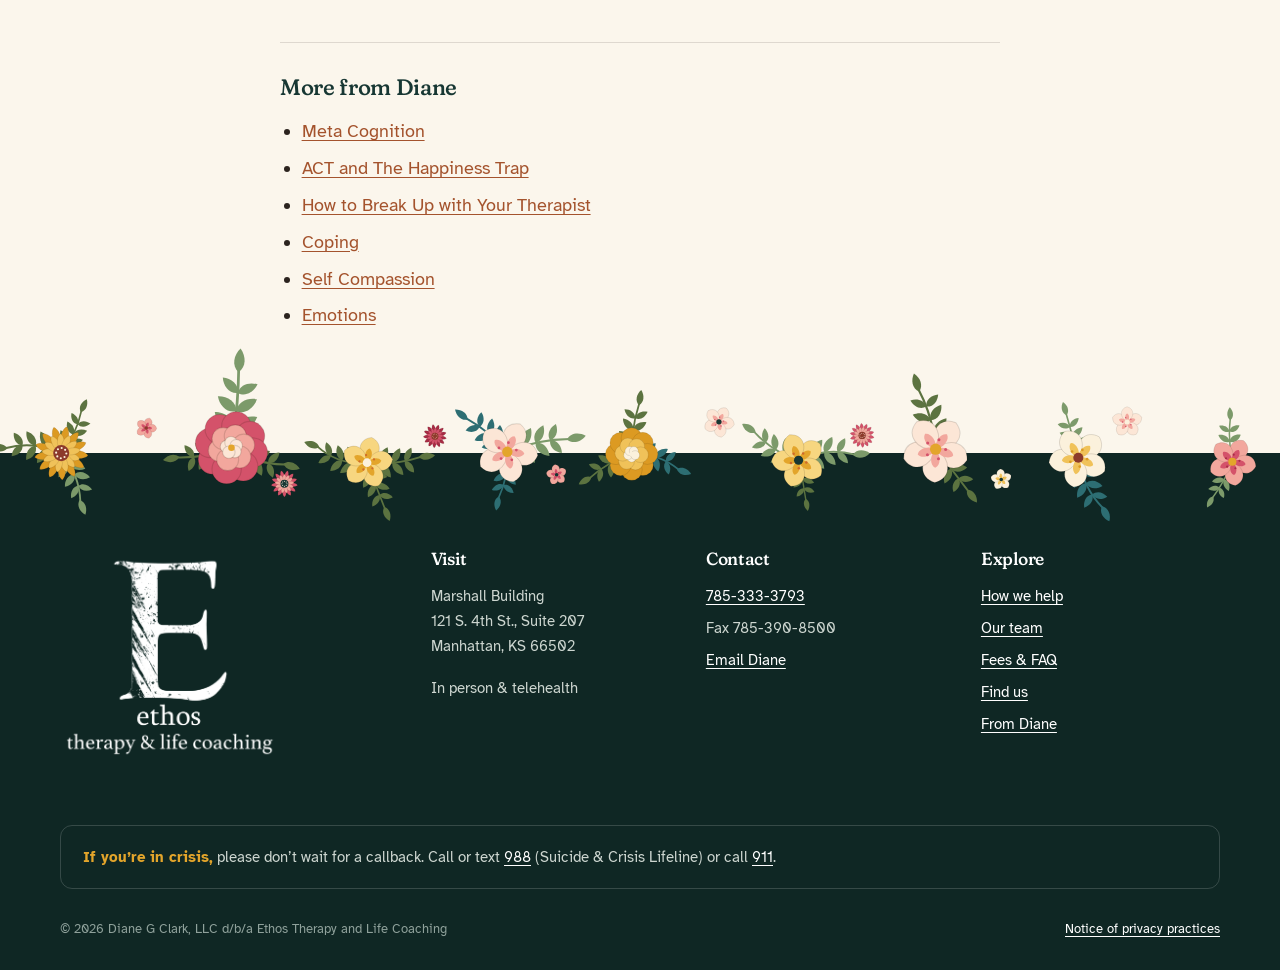
<file: writing/fawn.html>
<!doctype html>
<html lang="en">
<head>
<meta charset="utf-8">
<meta name="viewport" content="width=device-width, initial-scale=1">
<title>Fawn | From Diane | Ethos Therapy, Manhattan, KS</title>
<meta name="description" content="I recently learned of a 4th trauma response. When overwhelmed with terror, humans have automatic responses. Fight, flight, freeze and a 4th, fawn.">
<link rel="canonical" href="https://ethostherapy.net/writing/fawn.html">
<meta property="og:type" content="article">
<meta property="og:site_name" content="Ethos Therapy &amp; Life Coaching">
<meta property="og:locale" content="en_US">
<meta property="og:url" content="https://ethostherapy.net/writing/fawn.html">
<meta property="og:title" content="Fawn | From Diane | Ethos Therapy, Manhattan, KS">
<meta property="og:description" content="I recently learned of a 4th trauma response. When overwhelmed with terror, humans have automatic responses. Fight, flight, freeze and a 4th, fawn.">
<meta property="og:image" content="https://ethostherapy.net/assets/img/og/og-writing-fawn.jpg">
<meta property="og:image:type" content="image/jpeg">
<meta property="og:image:width" content="1200">
<meta property="og:image:height" content="630">
<meta property="og:image:alt" content="Fawn, from Diane Clark, Ethos Therapy">
<meta name="twitter:card" content="summary_large_image">
<meta name="twitter:title" content="Fawn | From Diane | Ethos Therapy, Manhattan, KS">
<meta name="twitter:description" content="I recently learned of a 4th trauma response. When overwhelmed with terror, humans have automatic responses. Fight, flight, freeze and a 4th, fawn.">
<meta name="twitter:image" content="https://ethostherapy.net/assets/img/og/og-writing-fawn.jpg">
<meta name="twitter:image:alt" content="Fawn, from Diane Clark, Ethos Therapy">
<meta name="theme-color" content="#173733">
<link rel="icon" href="/assets/img/favicon.png">
<link rel="preconnect" href="https://fonts.googleapis.com">
<link rel="preconnect" href="https://fonts.gstatic.com" crossorigin>
<link href="https://fonts.googleapis.com/css2?family=Atkinson+Hyperlegible:ital,wght@0,400;0,700;1,400&family=Fraunces:ital,opsz,wght,SOFT@0,9..144,300..600,100;1,9..144,300..600,100&display=swap" rel="stylesheet">
<link rel="stylesheet" href="/assets/site.css?v=22">
</head>
<body>
<a class="skip" href="#main">Skip to content</a>

<div class="topbar">
  <div class="wrap">
    <span>Marshall Building · 121 S. 4th St., Suite 207 · Manhattan, KS</span>
    <span>Call <a href="tel:+17853333793">785-333-3793</a> · In crisis? Call or text <a href="tel:988">988</a></span>
  </div>
</div>

<header class="site-header">
  <div class="wrap">
    <a class="brand" href="/index.html" aria-label="Ethos Therapy and Life Coaching, home">
      <span class="brand-mark" aria-hidden="true"></span>
      <span class="brand-name">Ethos<small>Therapy &amp; Life Coaching</small></span>
    </a>
    <button class="nav-toggle" aria-expanded="false" aria-controls="nav">Menu</button>
    <nav class="nav" id="nav" aria-label="Main">
      <a href="/services.html">How we help</a>
      <a href="/team.html">Our team</a>
      <a href="/fees.html">Fees &amp; FAQ</a>
      <a href="/contact.html">Find us</a>
      <a class="btn btn-primary" href="/contact.html#start">Request an appointment</a>
    </nav>
  </div>
</header>

<main id="main">
<section class="page-hero">
  <div class="garden garden-corner post-hero-flower" data-garden="flower" data-seed="2" data-flower="blossom" role="presentation"></div>
  <div class="wrap">
    <a class="eyebrow eyebrow-link" href="/writing.html">From Diane</a>
    <h1>Fawn</h1>
    <p class="post-byline">Diane Clark, LSCSW, CCTP · October 2020</p>
  </div>
</section>

<section>
  <article class="wrap writing">
    <p>I recently learned of a 4th trauma response. When overwhelmed with terror, humans have automatic responses. Fight, flight, freeze and a 4th, fawn.</p>
    <p>A fawn response is similar to Stockholm syndrome. It is keeping the abuser or danger close in order to be safe. For example, responding to threats like a dog rolling over on its back wagging tail and hoping for mercy and a scrap, loyal even to the worst “master”. People develop this in childhood as a response to being attacked or shamed for expressing any self interest or self expression. Key signs include:</p>
    <ul>
      <li>Feeling small or helpless in relation to others.</li>
      <li>Looking to others for how to feel in a relationship or situation.</li>
      <li>Difficulty identifying feelings, even when alone.</li>
      <li>Often feeling one has no identity.</li>
      <li>Constantly trying to please others.</li>
      <li>First instinct in a conflict is to appease the angry person.</li>
      <li>Ignoring own beliefs, thoughts, and truths and accepting those of the people around you.</li>
      <li>Experiencing unusual emotional responses when issues do not involve people of importance, emotional outbursts at strangers or sudden sadness throughout the day.</li>
    </ul>
    <p>Treating those with fawn responses includes helping clients learn strategies to create and maintain boundaries, to talk about feelings and emotions, and to learn to interact with others without the constant need to please, helping the client develop self protective skills, and grieving the pain and loss of being without self interest. Clients must develop assertiveness skills and become aware of and able to stay present with fears that evoke the fawn response.</p>
    <p>Those with whom I have shared the insight of a 4th trauma response have found such relief to be able to name their pain and explain automatic responses as adaptive at the time they were learned. Recognizing and unlearning such responses creates freedom and strength.</p>

    <div class="note post-cta">
      <p><strong>Want to talk about any of this?</strong> Call <a href="tel:+17853333793">785-333-3793</a> or <a href="/contact.html#start">request an appointment</a>.</p>
    </div>

    <nav class="more-posts" aria-label="More from Diane">
      <h2>More from Diane</h2>
      <ul>
        <li><a href="/writing/meta-cognition.html">Meta Cognition</a></li>
        <li><a href="/writing/act-and-the-happiness-trap.html">ACT and The Happiness Trap</a></li>
        <li><a href="/writing/how-to-break-up-with-your-therapist.html">How to Break Up with Your Therapist</a></li>
        <li><a href="/writing/coping.html">Coping</a></li>
        <li><a href="/writing/self-compassion.html">Self Compassion</a></li>
        <li><a href="/writing/emotions.html">Emotions</a></li>
      </ul>
    </nav>
  </article>
</section>

</main>

<footer class="site-footer">
  <div class="garden garden-edge" data-garden="edge" data-seed="12" role="presentation"></div>
  <div class="wrap">
    <div class="footer-grid">
      <div>
        <div class="footer-logo" role="img" aria-label="Ethos Therapy and Life Coaching"></div>
      </div>
      <div>
        <h4>Visit</h4>
        <p>Marshall Building<br>121 S. 4th St., Suite 207<br>Manhattan, KS 66502</p>
        <p>In person &amp; telehealth</p>
      </div>
      <div>
        <h4>Contact</h4>
        <ul>
          <li><a href="tel:+17853333793">785-333-3793</a></li>
          <li>Fax 785-390-8500</li>
          <li><a href="mailto:diane@ethostherapyandlifecoaching.com">Email Diane</a></li>
        </ul>
      </div>
      <div>
        <h4>Explore</h4>
        <ul>
          <li><a href="/services.html">How we help</a></li>
          <li><a href="/team.html">Our team</a></li>
          <li><a href="/fees.html">Fees &amp; FAQ</a></li>
          <li><a href="/contact.html">Find us</a></li>
          <li><a href="/writing.html">From Diane</a></li>
        </ul>
      </div>
    </div>
    <div class="crisis"><strong>If you’re in crisis,</strong> please don’t wait for a callback. Call or text <a href="tel:988">988</a> (Suicide &amp; Crisis Lifeline) or call <a href="tel:911">911</a>.</div>
    <div class="legal">
      <span>© 2026 Diane G Clark, LLC d/b/a Ethos Therapy and Life Coaching</span>
      <a href="/assets/docs/notice-of-privacy-practices.pdf">Notice of privacy practices</a>
    </div>
  </div>
</footer>

<div class="callbar">
  <a class="btn btn-ghost" href="tel:+17853333793">Call</a>
  <a class="btn btn-primary" href="/contact.html#start">Request an appointment</a>
</div>

<script src="/assets/garden.js?v=3" defer></script>
<script src="/assets/site.js?v=2" defer></script>
<script>
  const t = document.querySelector('.nav-toggle'), n = document.getElementById('nav');
  t.addEventListener('click', () => { const o = n.classList.toggle('open'); t.setAttribute('aria-expanded', o); });
</script>
</body>
</html>
</file>
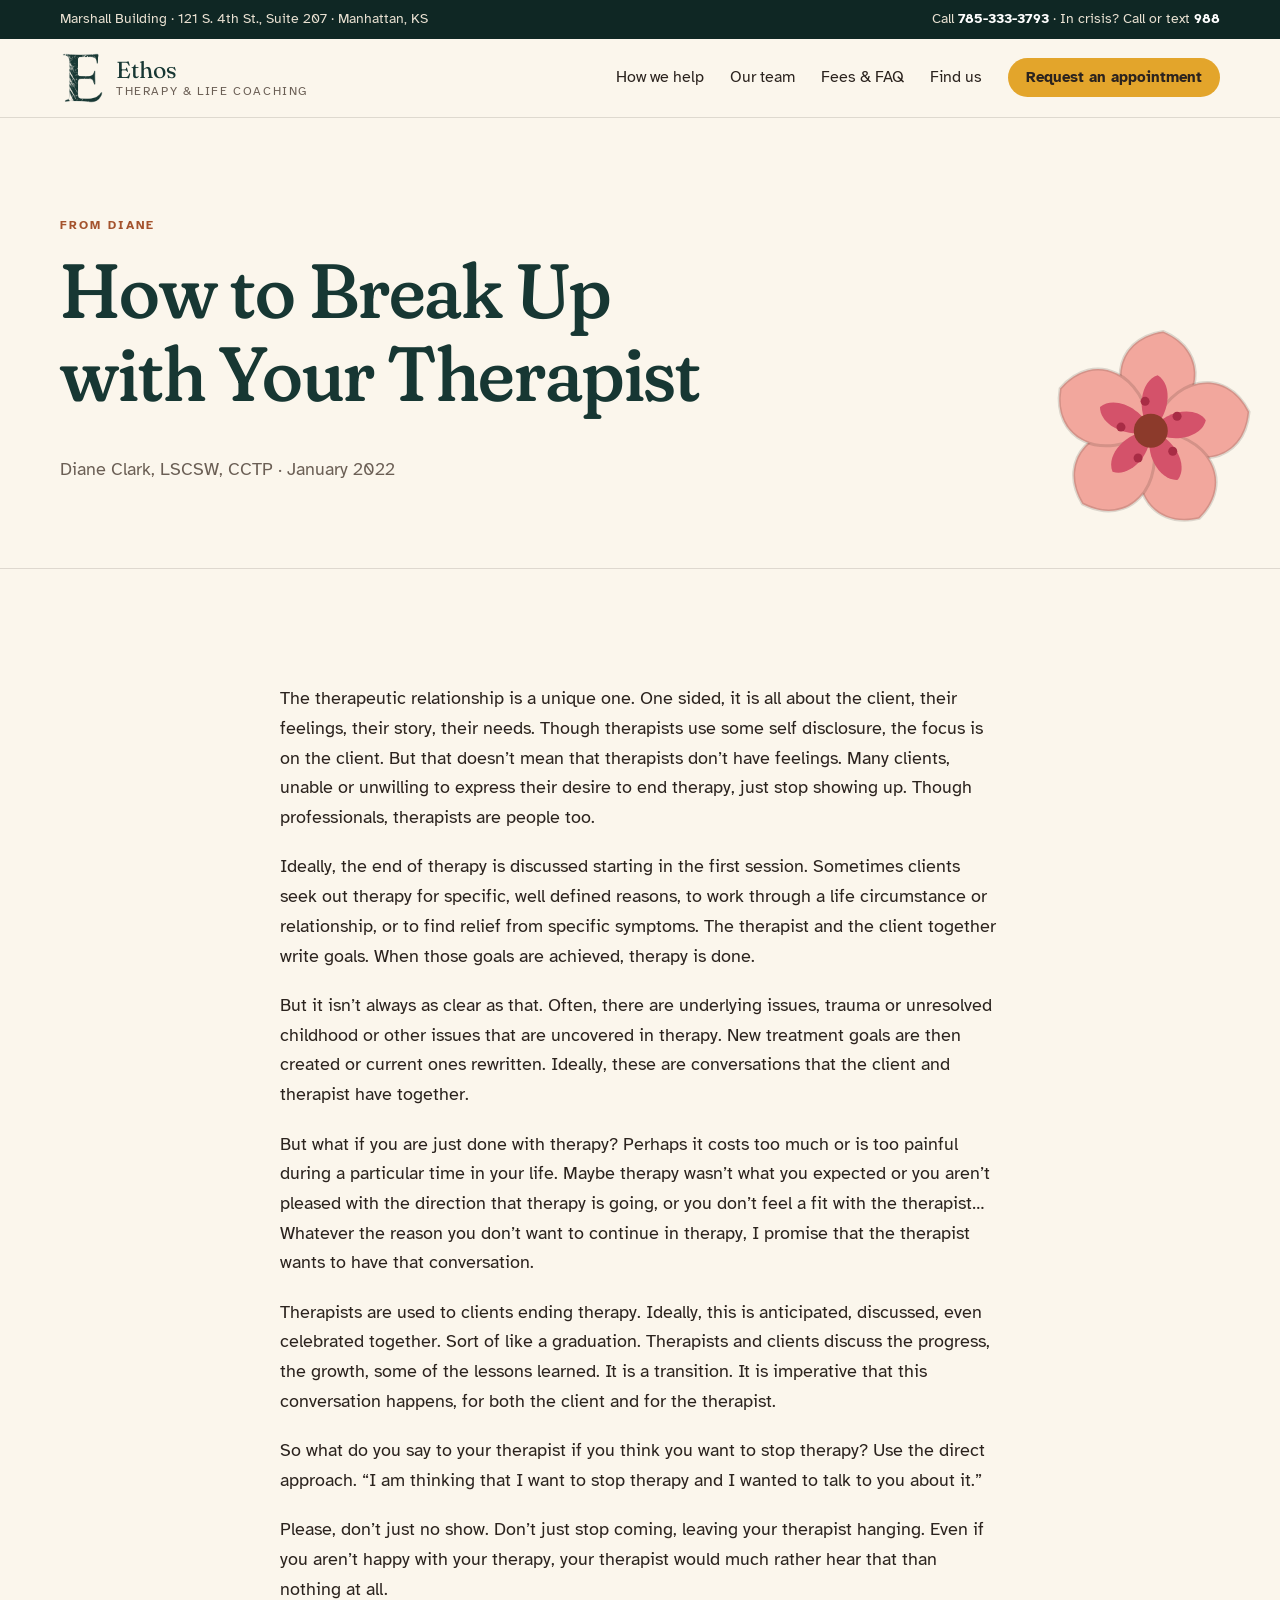
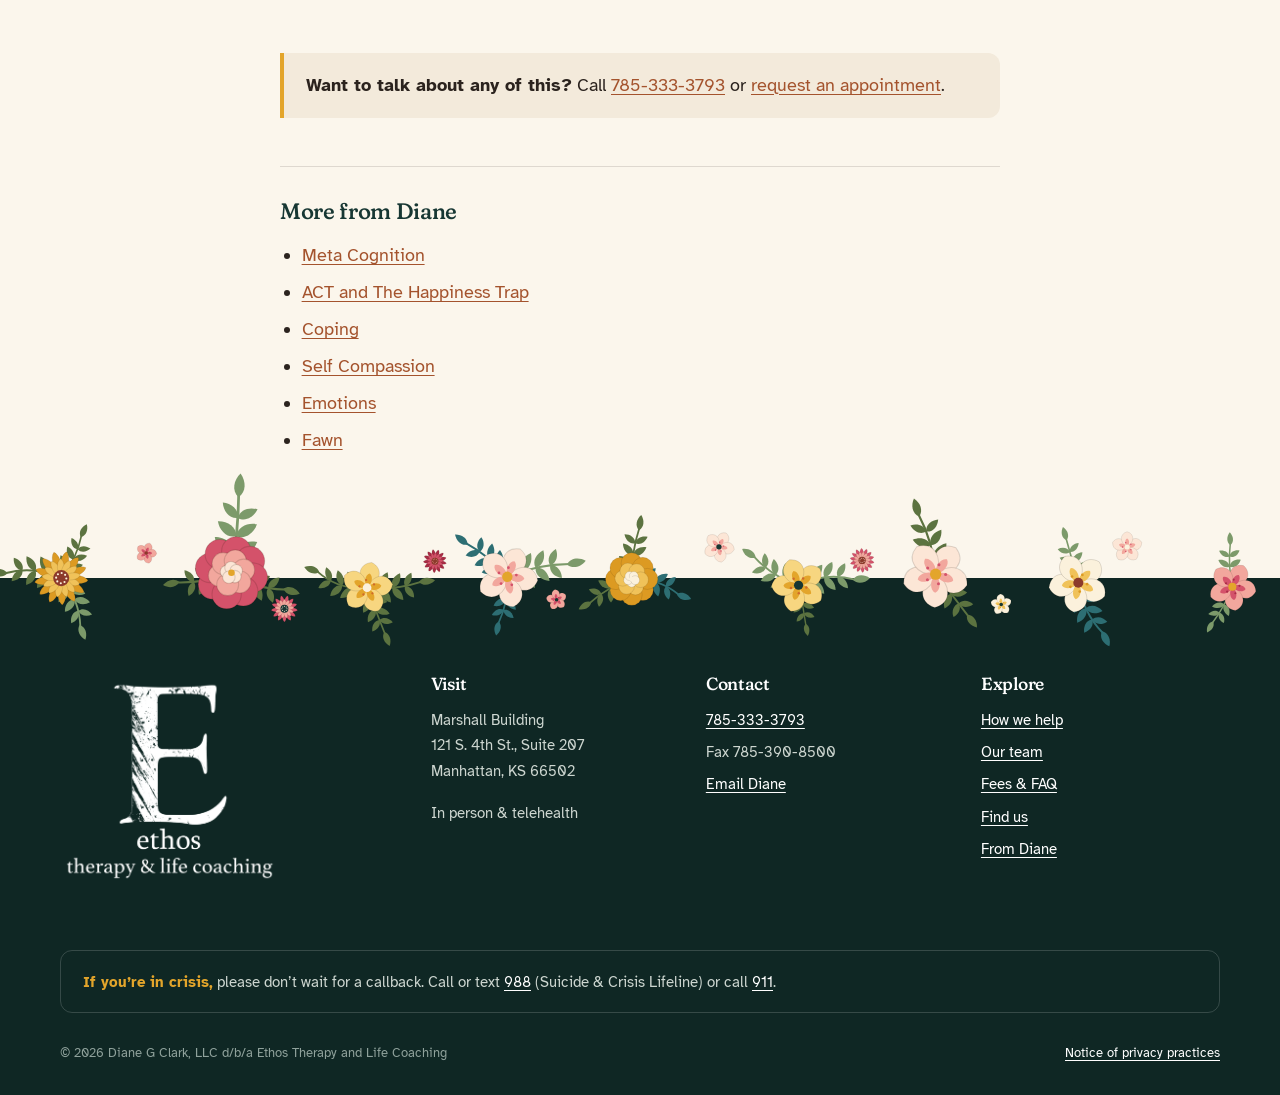
<file: writing/how-to-break-up-with-your-therapist.html>
<!doctype html>
<html lang="en">
<head>
<meta charset="utf-8">
<meta name="viewport" content="width=device-width, initial-scale=1">
<title>How to Break Up with Your Therapist | From Diane | Ethos Therapy, Manhattan, KS</title>
<meta name="description" content="The therapeutic relationship is a unique one. One sided, it is all about the client, their feelings, their story, their needs. Though therapists use…">
<link rel="canonical" href="https://ethostherapy.net/writing/how-to-break-up-with-your-therapist.html">
<meta property="og:type" content="article">
<meta property="og:site_name" content="Ethos Therapy &amp; Life Coaching">
<meta property="og:locale" content="en_US">
<meta property="og:url" content="https://ethostherapy.net/writing/how-to-break-up-with-your-therapist.html">
<meta property="og:title" content="How to Break Up with Your Therapist | From Diane | Ethos Therapy, Manhattan, KS">
<meta property="og:description" content="The therapeutic relationship is a unique one. One sided, it is all about the client, their feelings, their story, their needs. Though therapists use…">
<meta property="og:image" content="https://ethostherapy.net/assets/img/og/og-writing-how-to-break-up-with-your-therapist.jpg">
<meta property="og:image:type" content="image/jpeg">
<meta property="og:image:width" content="1200">
<meta property="og:image:height" content="630">
<meta property="og:image:alt" content="How to Break Up with Your Therapist, from Diane Clark, Ethos Therapy">
<meta name="twitter:card" content="summary_large_image">
<meta name="twitter:title" content="How to Break Up with Your Therapist | From Diane | Ethos Therapy, Manhattan, KS">
<meta name="twitter:description" content="The therapeutic relationship is a unique one. One sided, it is all about the client, their feelings, their story, their needs. Though therapists use…">
<meta name="twitter:image" content="https://ethostherapy.net/assets/img/og/og-writing-how-to-break-up-with-your-therapist.jpg">
<meta name="twitter:image:alt" content="How to Break Up with Your Therapist, from Diane Clark, Ethos Therapy">
<meta name="theme-color" content="#173733">
<link rel="icon" href="/assets/img/favicon.png">
<link rel="preconnect" href="https://fonts.googleapis.com">
<link rel="preconnect" href="https://fonts.gstatic.com" crossorigin>
<link href="https://fonts.googleapis.com/css2?family=Atkinson+Hyperlegible:ital,wght@0,400;0,700;1,400&family=Fraunces:ital,opsz,wght,SOFT@0,9..144,300..600,100;1,9..144,300..600,100&display=swap" rel="stylesheet">
<link rel="stylesheet" href="/assets/site.css?v=22">
</head>
<body>
<a class="skip" href="#main">Skip to content</a>

<div class="topbar">
  <div class="wrap">
    <span>Marshall Building · 121 S. 4th St., Suite 207 · Manhattan, KS</span>
    <span>Call <a href="tel:+17853333793">785-333-3793</a> · In crisis? Call or text <a href="tel:988">988</a></span>
  </div>
</div>

<header class="site-header">
  <div class="wrap">
    <a class="brand" href="/index.html" aria-label="Ethos Therapy and Life Coaching, home">
      <span class="brand-mark" aria-hidden="true"></span>
      <span class="brand-name">Ethos<small>Therapy &amp; Life Coaching</small></span>
    </a>
    <button class="nav-toggle" aria-expanded="false" aria-controls="nav">Menu</button>
    <nav class="nav" id="nav" aria-label="Main">
      <a href="/services.html">How we help</a>
      <a href="/team.html">Our team</a>
      <a href="/fees.html">Fees &amp; FAQ</a>
      <a href="/contact.html">Find us</a>
      <a class="btn btn-primary" href="/contact.html#start">Request an appointment</a>
    </nav>
  </div>
</header>

<main id="main">
<section class="page-hero">
  <div class="garden garden-corner post-hero-flower" data-garden="flower" data-seed="6" data-flower="blossom" role="presentation"></div>
  <div class="wrap">
    <a class="eyebrow eyebrow-link" href="/writing.html">From Diane</a>
    <h1>How to Break Up with Your Therapist</h1>
    <p class="post-byline">Diane Clark, LSCSW, CCTP · January 2022</p>
  </div>
</section>

<section>
  <article class="wrap writing">
    <p>The therapeutic relationship is a unique one. One sided, it is all about the client, their feelings, their story, their needs. Though therapists use some self disclosure, the focus is on the client. But that doesn’t mean that therapists don’t have feelings. Many clients, unable or unwilling to express their desire to end therapy, just stop showing up. Though professionals, therapists are people too.</p>
    <p>Ideally, the end of therapy is discussed starting in the first session. Sometimes clients seek out therapy for specific, well defined reasons, to work through a life circumstance or relationship, or to find relief from specific symptoms. The therapist and the client together write goals. When those goals are achieved, therapy is done.</p>
    <p>But it isn’t always as clear as that. Often, there are underlying issues, trauma or unresolved childhood or other issues that are uncovered in therapy. New treatment goals are then created or current ones rewritten. Ideally, these are conversations that the client and therapist have together.</p>
    <p>But what if you are just done with therapy? Perhaps it costs too much or is too painful during a particular time in your life. Maybe therapy wasn’t what you expected or you aren’t pleased with the direction that therapy is going, or you don’t feel a fit with the therapist… Whatever the reason you don’t want to continue in therapy, I promise that the therapist wants to have that conversation.</p>
    <p>Therapists are used to clients ending therapy. Ideally, this is anticipated, discussed, even celebrated together. Sort of like a graduation. Therapists and clients discuss the progress, the growth, some of the lessons learned. It is a transition. It is imperative that this conversation happens, for both the client and for the therapist.</p>
    <p>So what do you say to your therapist if you think you want to stop therapy? Use the direct approach. “I am thinking that I want to stop therapy and I wanted to talk to you about it.”</p>
    <p>Please, don’t just no show. Don’t just stop coming, leaving your therapist hanging. Even if you aren’t happy with your therapy, your therapist would much rather hear that than nothing at all.</p>

    <div class="note post-cta">
      <p><strong>Want to talk about any of this?</strong> Call <a href="tel:+17853333793">785-333-3793</a> or <a href="/contact.html#start">request an appointment</a>.</p>
    </div>

    <nav class="more-posts" aria-label="More from Diane">
      <h2>More from Diane</h2>
      <ul>
        <li><a href="/writing/meta-cognition.html">Meta Cognition</a></li>
        <li><a href="/writing/act-and-the-happiness-trap.html">ACT and The Happiness Trap</a></li>
        <li><a href="/writing/coping.html">Coping</a></li>
        <li><a href="/writing/self-compassion.html">Self Compassion</a></li>
        <li><a href="/writing/emotions.html">Emotions</a></li>
        <li><a href="/writing/fawn.html">Fawn</a></li>
      </ul>
    </nav>
  </article>
</section>

</main>

<footer class="site-footer">
  <div class="garden garden-edge" data-garden="edge" data-seed="12" role="presentation"></div>
  <div class="wrap">
    <div class="footer-grid">
      <div>
        <div class="footer-logo" role="img" aria-label="Ethos Therapy and Life Coaching"></div>
      </div>
      <div>
        <h4>Visit</h4>
        <p>Marshall Building<br>121 S. 4th St., Suite 207<br>Manhattan, KS 66502</p>
        <p>In person &amp; telehealth</p>
      </div>
      <div>
        <h4>Contact</h4>
        <ul>
          <li><a href="tel:+17853333793">785-333-3793</a></li>
          <li>Fax 785-390-8500</li>
          <li><a href="mailto:diane@ethostherapyandlifecoaching.com">Email Diane</a></li>
        </ul>
      </div>
      <div>
        <h4>Explore</h4>
        <ul>
          <li><a href="/services.html">How we help</a></li>
          <li><a href="/team.html">Our team</a></li>
          <li><a href="/fees.html">Fees &amp; FAQ</a></li>
          <li><a href="/contact.html">Find us</a></li>
          <li><a href="/writing.html">From Diane</a></li>
        </ul>
      </div>
    </div>
    <div class="crisis"><strong>If you’re in crisis,</strong> please don’t wait for a callback. Call or text <a href="tel:988">988</a> (Suicide &amp; Crisis Lifeline) or call <a href="tel:911">911</a>.</div>
    <div class="legal">
      <span>© 2026 Diane G Clark, LLC d/b/a Ethos Therapy and Life Coaching</span>
      <a href="/assets/docs/notice-of-privacy-practices.pdf">Notice of privacy practices</a>
    </div>
  </div>
</footer>

<div class="callbar">
  <a class="btn btn-ghost" href="tel:+17853333793">Call</a>
  <a class="btn btn-primary" href="/contact.html#start">Request an appointment</a>
</div>

<script src="/assets/garden.js?v=3" defer></script>
<script src="/assets/site.js?v=2" defer></script>
<script>
  const t = document.querySelector('.nav-toggle'), n = document.getElementById('nav');
  t.addEventListener('click', () => { const o = n.classList.toggle('open'); t.setAttribute('aria-expanded', o); });
</script>
</body>
</html>
</file>
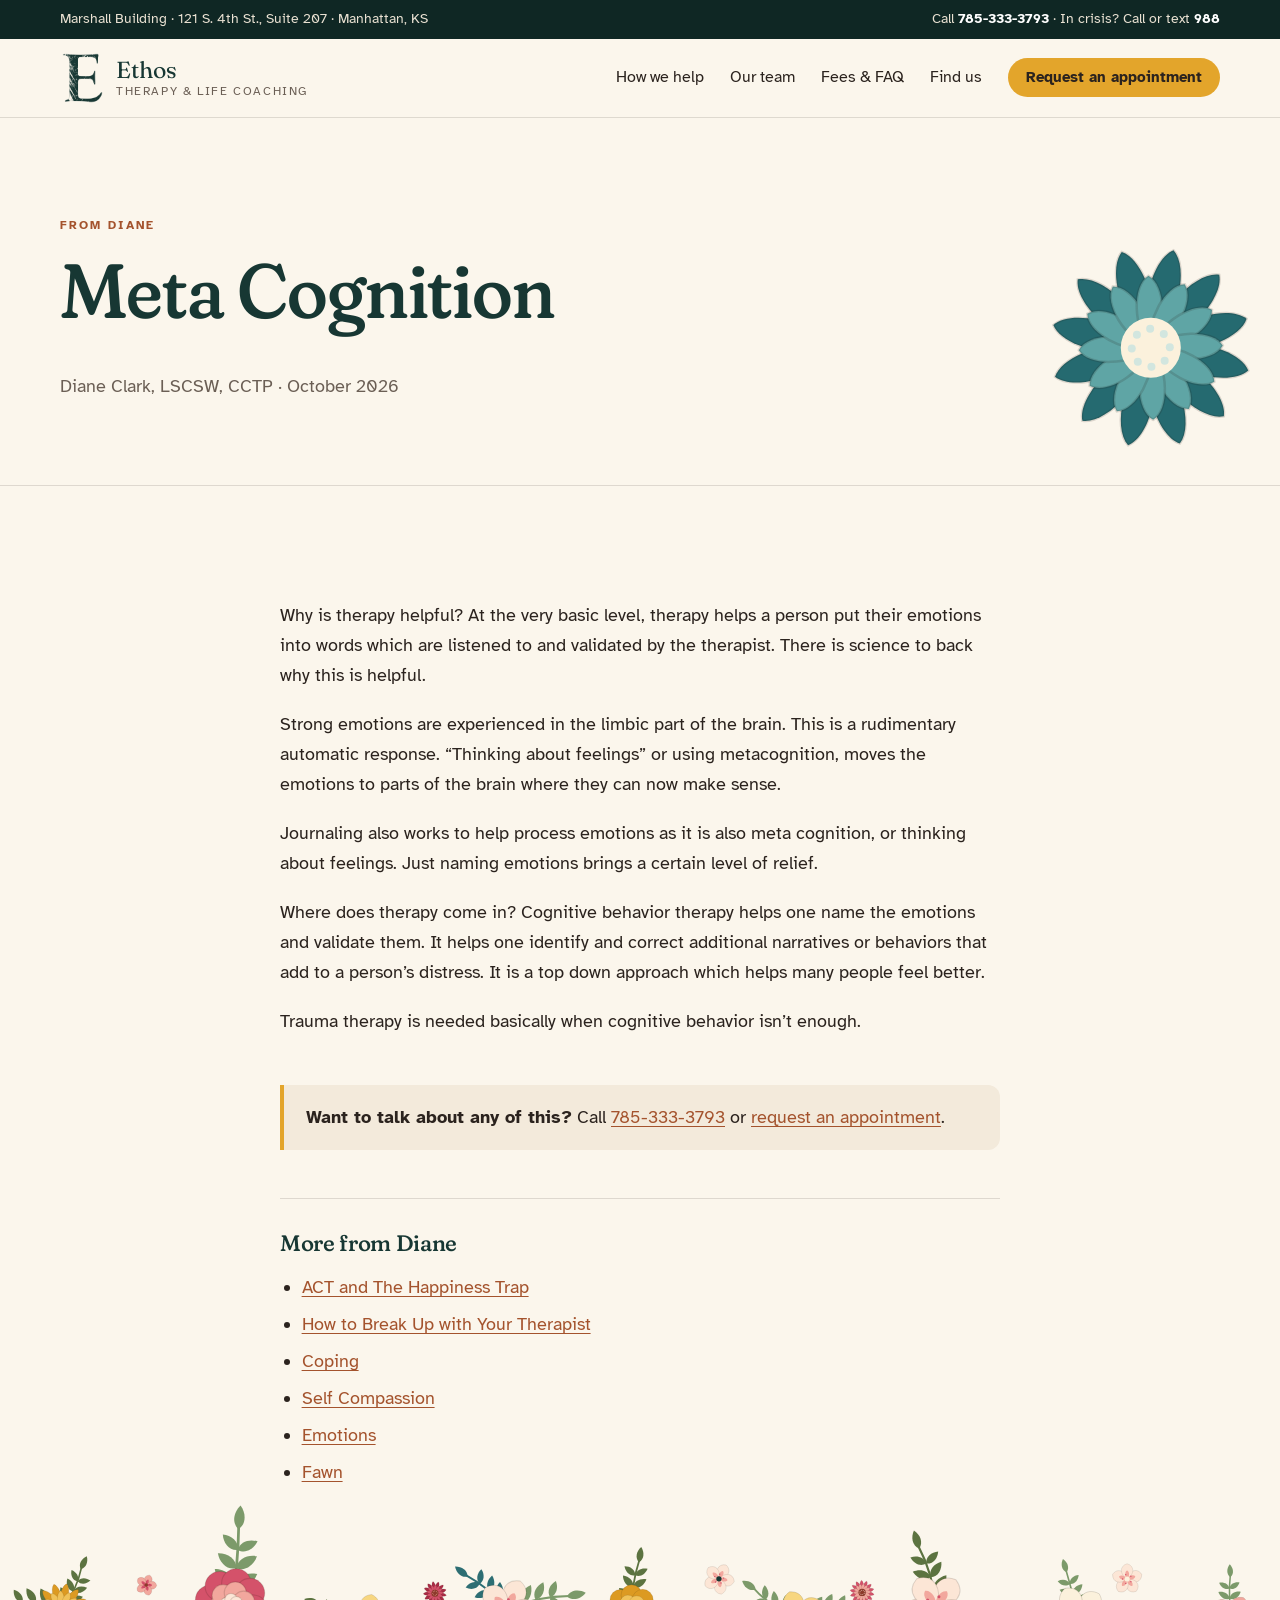
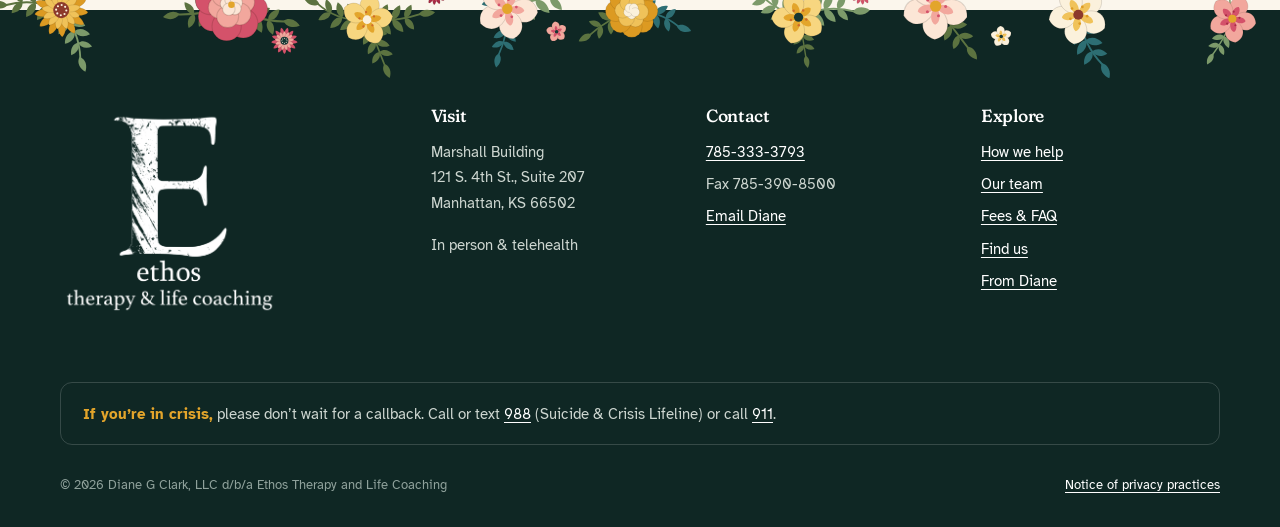
<file: writing/meta-cognition.html>
<!doctype html>
<html lang="en">
<head>
<meta charset="utf-8">
<meta name="viewport" content="width=device-width, initial-scale=1">
<title>Meta Cognition | From Diane | Ethos Therapy, Manhattan, KS</title>
<meta name="description" content="Why is therapy helpful? At the very basic level, therapy helps a person put their emotions into words which are listened to and validated by the…">
<link rel="canonical" href="https://ethostherapy.net/writing/meta-cognition.html">
<meta property="og:type" content="article">
<meta property="og:site_name" content="Ethos Therapy &amp; Life Coaching">
<meta property="og:locale" content="en_US">
<meta property="og:url" content="https://ethostherapy.net/writing/meta-cognition.html">
<meta property="og:title" content="Meta Cognition | From Diane | Ethos Therapy, Manhattan, KS">
<meta property="og:description" content="Why is therapy helpful? At the very basic level, therapy helps a person put their emotions into words which are listened to and validated by the…">
<meta property="og:image" content="https://ethostherapy.net/assets/img/og/og-writing-meta-cognition.jpg">
<meta property="og:image:type" content="image/jpeg">
<meta property="og:image:width" content="1200">
<meta property="og:image:height" content="630">
<meta property="og:image:alt" content="Meta Cognition, from Diane Clark, Ethos Therapy">
<meta name="twitter:card" content="summary_large_image">
<meta name="twitter:title" content="Meta Cognition | From Diane | Ethos Therapy, Manhattan, KS">
<meta name="twitter:description" content="Why is therapy helpful? At the very basic level, therapy helps a person put their emotions into words which are listened to and validated by the…">
<meta name="twitter:image" content="https://ethostherapy.net/assets/img/og/og-writing-meta-cognition.jpg">
<meta name="twitter:image:alt" content="Meta Cognition, from Diane Clark, Ethos Therapy">
<meta name="theme-color" content="#173733">
<link rel="icon" href="/assets/img/favicon.png">
<link rel="preconnect" href="https://fonts.googleapis.com">
<link rel="preconnect" href="https://fonts.gstatic.com" crossorigin>
<link href="https://fonts.googleapis.com/css2?family=Atkinson+Hyperlegible:ital,wght@0,400;0,700;1,400&family=Fraunces:ital,opsz,wght,SOFT@0,9..144,300..600,100;1,9..144,300..600,100&display=swap" rel="stylesheet">
<link rel="stylesheet" href="/assets/site.css?v=22">
</head>
<body>
<a class="skip" href="#main">Skip to content</a>

<div class="topbar">
  <div class="wrap">
    <span>Marshall Building · 121 S. 4th St., Suite 207 · Manhattan, KS</span>
    <span>Call <a href="tel:+17853333793">785-333-3793</a> · In crisis? Call or text <a href="tel:988">988</a></span>
  </div>
</div>

<header class="site-header">
  <div class="wrap">
    <a class="brand" href="/index.html" aria-label="Ethos Therapy and Life Coaching, home">
      <span class="brand-mark" aria-hidden="true"></span>
      <span class="brand-name">Ethos<small>Therapy &amp; Life Coaching</small></span>
    </a>
    <button class="nav-toggle" aria-expanded="false" aria-controls="nav">Menu</button>
    <nav class="nav" id="nav" aria-label="Main">
      <a href="/services.html">How we help</a>
      <a href="/team.html">Our team</a>
      <a href="/fees.html">Fees &amp; FAQ</a>
      <a href="/contact.html">Find us</a>
      <a class="btn btn-primary" href="/contact.html#start">Request an appointment</a>
    </nav>
  </div>
</header>

<main id="main">
<section class="page-hero">
  <div class="garden garden-corner post-hero-flower" data-garden="flower" data-seed="2" data-flower="daisy" role="presentation"></div>
  <div class="wrap">
    <a class="eyebrow eyebrow-link" href="/writing.html">From Diane</a>
    <h1>Meta Cognition</h1>
    <p class="post-byline">Diane Clark, LSCSW, CCTP · October 2026</p>
  </div>
</section>

<section>
  <article class="wrap writing">
    <p>Why is therapy helpful? At the very basic level, therapy helps a person put their emotions into words which are listened to and validated by the therapist. There is science to back why this is helpful.</p>
    <p>Strong emotions are experienced in the limbic part of the brain. This is a rudimentary automatic response. “Thinking about feelings” or using metacognition, moves the emotions to parts of the brain where they can now make sense.</p>
    <p>Journaling also works to help process emotions as it is also meta cognition, or thinking about feelings. Just naming emotions brings a certain level of relief.</p>
    <p>Where does therapy come in? Cognitive behavior therapy helps one name the emotions and validate them. It helps one identify and correct additional narratives or behaviors that add to a person’s distress. It is a top down approach which helps many people feel better.</p>
    <p>Trauma therapy is needed basically when cognitive behavior isn’t enough.</p>

    <div class="note post-cta">
      <p><strong>Want to talk about any of this?</strong> Call <a href="tel:+17853333793">785-333-3793</a> or <a href="/contact.html#start">request an appointment</a>.</p>
    </div>

    <nav class="more-posts" aria-label="More from Diane">
      <h2>More from Diane</h2>
      <ul>
        <li><a href="/writing/act-and-the-happiness-trap.html">ACT and The Happiness Trap</a></li>
        <li><a href="/writing/how-to-break-up-with-your-therapist.html">How to Break Up with Your Therapist</a></li>
        <li><a href="/writing/coping.html">Coping</a></li>
        <li><a href="/writing/self-compassion.html">Self Compassion</a></li>
        <li><a href="/writing/emotions.html">Emotions</a></li>
        <li><a href="/writing/fawn.html">Fawn</a></li>
      </ul>
    </nav>
  </article>
</section>

</main>

<footer class="site-footer">
  <div class="garden garden-edge" data-garden="edge" data-seed="12" role="presentation"></div>
  <div class="wrap">
    <div class="footer-grid">
      <div>
        <div class="footer-logo" role="img" aria-label="Ethos Therapy and Life Coaching"></div>
      </div>
      <div>
        <h4>Visit</h4>
        <p>Marshall Building<br>121 S. 4th St., Suite 207<br>Manhattan, KS 66502</p>
        <p>In person &amp; telehealth</p>
      </div>
      <div>
        <h4>Contact</h4>
        <ul>
          <li><a href="tel:+17853333793">785-333-3793</a></li>
          <li>Fax 785-390-8500</li>
          <li><a href="mailto:diane@ethostherapyandlifecoaching.com">Email Diane</a></li>
        </ul>
      </div>
      <div>
        <h4>Explore</h4>
        <ul>
          <li><a href="/services.html">How we help</a></li>
          <li><a href="/team.html">Our team</a></li>
          <li><a href="/fees.html">Fees &amp; FAQ</a></li>
          <li><a href="/contact.html">Find us</a></li>
          <li><a href="/writing.html">From Diane</a></li>
        </ul>
      </div>
    </div>
    <div class="crisis"><strong>If you’re in crisis,</strong> please don’t wait for a callback. Call or text <a href="tel:988">988</a> (Suicide &amp; Crisis Lifeline) or call <a href="tel:911">911</a>.</div>
    <div class="legal">
      <span>© 2026 Diane G Clark, LLC d/b/a Ethos Therapy and Life Coaching</span>
      <a href="/assets/docs/notice-of-privacy-practices.pdf">Notice of privacy practices</a>
    </div>
  </div>
</footer>

<div class="callbar">
  <a class="btn btn-ghost" href="tel:+17853333793">Call</a>
  <a class="btn btn-primary" href="/contact.html#start">Request an appointment</a>
</div>

<script src="/assets/garden.js?v=3" defer></script>
<script src="/assets/site.js?v=2" defer></script>
<script>
  const t = document.querySelector('.nav-toggle'), n = document.getElementById('nav');
  t.addEventListener('click', () => { const o = n.classList.toggle('open'); t.setAttribute('aria-expanded', o); });
</script>
</body>
</html>
</file>
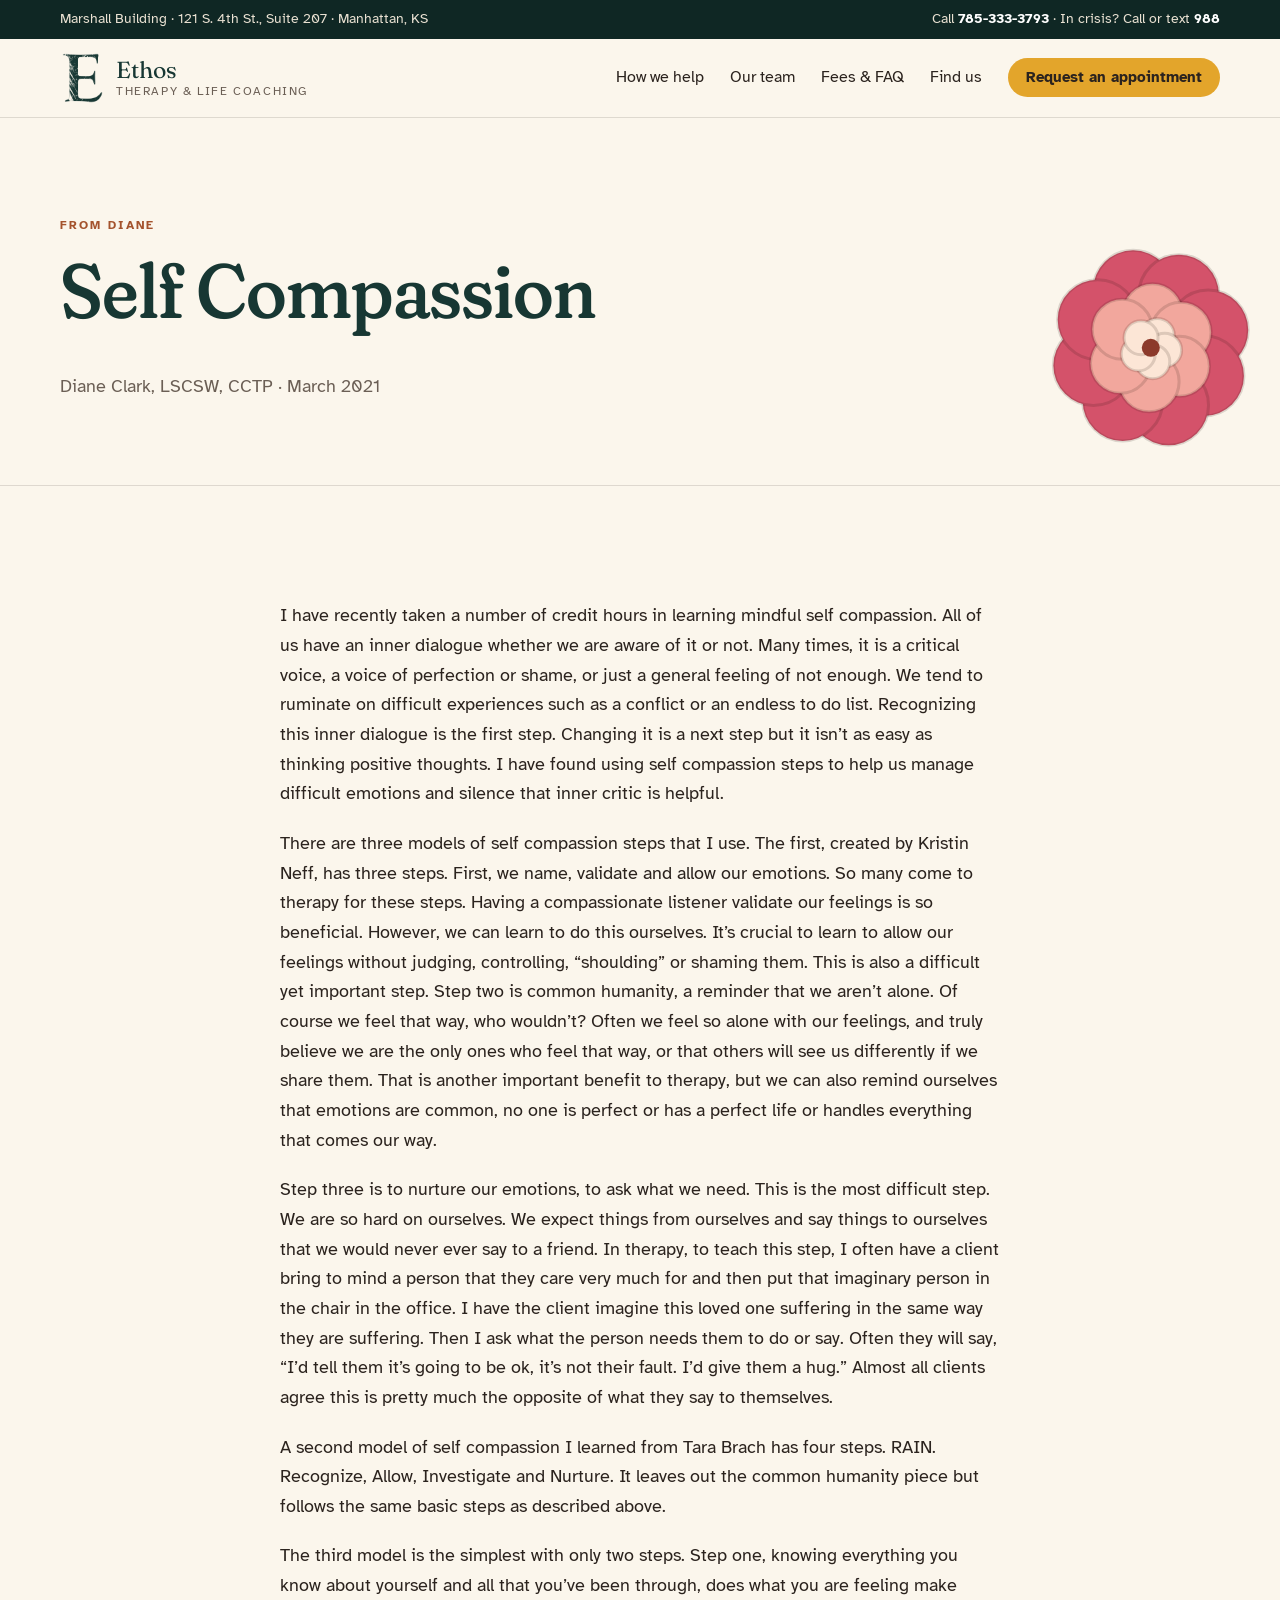
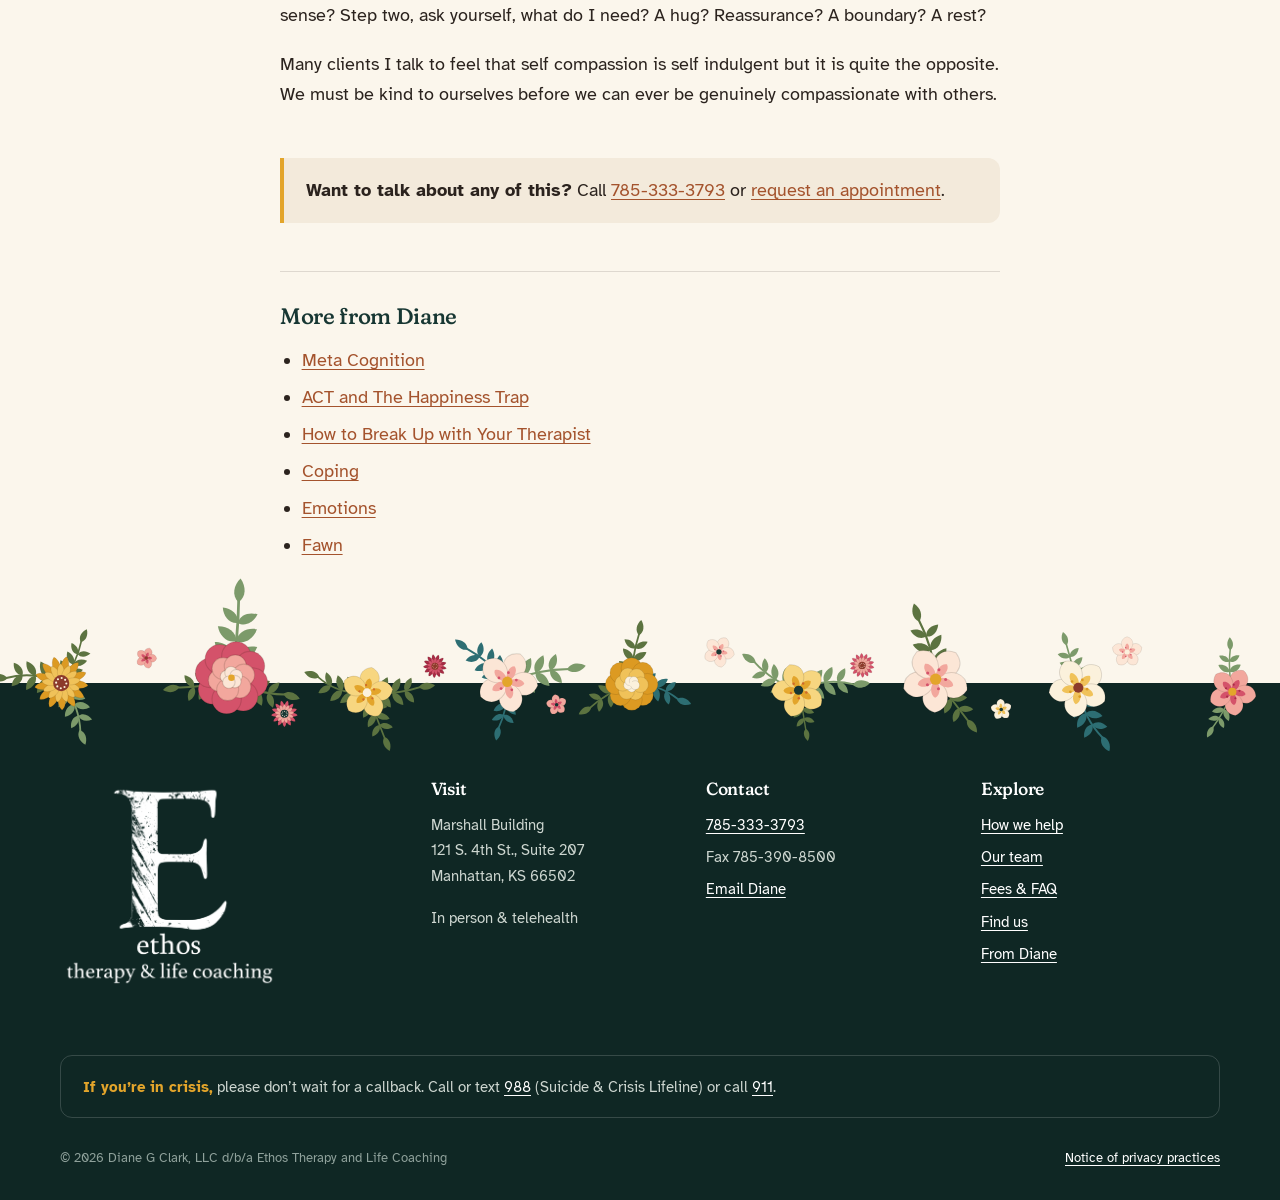
<file: writing/self-compassion.html>
<!doctype html>
<html lang="en">
<head>
<meta charset="utf-8">
<meta name="viewport" content="width=device-width, initial-scale=1">
<title>Self Compassion | From Diane | Ethos Therapy, Manhattan, KS</title>
<meta name="description" content="I have recently taken a number of credit hours in learning mindful self compassion. All of us have an inner dialogue whether we are aware of it or not.…">
<link rel="canonical" href="https://ethostherapy.net/writing/self-compassion.html">
<meta property="og:type" content="article">
<meta property="og:site_name" content="Ethos Therapy &amp; Life Coaching">
<meta property="og:locale" content="en_US">
<meta property="og:url" content="https://ethostherapy.net/writing/self-compassion.html">
<meta property="og:title" content="Self Compassion | From Diane | Ethos Therapy, Manhattan, KS">
<meta property="og:description" content="I have recently taken a number of credit hours in learning mindful self compassion. All of us have an inner dialogue whether we are aware of it or not.…">
<meta property="og:image" content="https://ethostherapy.net/assets/img/og/og-writing-self-compassion.jpg">
<meta property="og:image:type" content="image/jpeg">
<meta property="og:image:width" content="1200">
<meta property="og:image:height" content="630">
<meta property="og:image:alt" content="Self Compassion, from Diane Clark, Ethos Therapy">
<meta name="twitter:card" content="summary_large_image">
<meta name="twitter:title" content="Self Compassion | From Diane | Ethos Therapy, Manhattan, KS">
<meta name="twitter:description" content="I have recently taken a number of credit hours in learning mindful self compassion. All of us have an inner dialogue whether we are aware of it or not.…">
<meta name="twitter:image" content="https://ethostherapy.net/assets/img/og/og-writing-self-compassion.jpg">
<meta name="twitter:image:alt" content="Self Compassion, from Diane Clark, Ethos Therapy">
<meta name="theme-color" content="#173733">
<link rel="icon" href="/assets/img/favicon.png">
<link rel="preconnect" href="https://fonts.googleapis.com">
<link rel="preconnect" href="https://fonts.gstatic.com" crossorigin>
<link href="https://fonts.googleapis.com/css2?family=Atkinson+Hyperlegible:ital,wght@0,400;0,700;1,400&family=Fraunces:ital,opsz,wght,SOFT@0,9..144,300..600,100;1,9..144,300..600,100&display=swap" rel="stylesheet">
<link rel="stylesheet" href="/assets/site.css?v=22">
</head>
<body>
<a class="skip" href="#main">Skip to content</a>

<div class="topbar">
  <div class="wrap">
    <span>Marshall Building · 121 S. 4th St., Suite 207 · Manhattan, KS</span>
    <span>Call <a href="tel:+17853333793">785-333-3793</a> · In crisis? Call or text <a href="tel:988">988</a></span>
  </div>
</div>

<header class="site-header">
  <div class="wrap">
    <a class="brand" href="/index.html" aria-label="Ethos Therapy and Life Coaching, home">
      <span class="brand-mark" aria-hidden="true"></span>
      <span class="brand-name">Ethos<small>Therapy &amp; Life Coaching</small></span>
    </a>
    <button class="nav-toggle" aria-expanded="false" aria-controls="nav">Menu</button>
    <nav class="nav" id="nav" aria-label="Main">
      <a href="/services.html">How we help</a>
      <a href="/team.html">Our team</a>
      <a href="/fees.html">Fees &amp; FAQ</a>
      <a href="/contact.html">Find us</a>
      <a class="btn btn-primary" href="/contact.html#start">Request an appointment</a>
    </nav>
  </div>
</header>

<main id="main">
<section class="page-hero">
  <div class="garden garden-corner post-hero-flower" data-garden="flower" data-seed="1" data-flower="rose" role="presentation"></div>
  <div class="wrap">
    <a class="eyebrow eyebrow-link" href="/writing.html">From Diane</a>
    <h1>Self Compassion</h1>
    <p class="post-byline">Diane Clark, LSCSW, CCTP · March 2021</p>
  </div>
</section>

<section>
  <article class="wrap writing">
    <p>I have recently taken a number of credit hours in learning mindful self compassion. All of us have an inner dialogue whether we are aware of it or not. Many times, it is a critical voice, a voice of perfection or shame, or just a general feeling of not enough. We tend to ruminate on difficult experiences such as a conflict or an endless to do list. Recognizing this inner dialogue is the first step. Changing it is a next step but it isn’t as easy as thinking positive thoughts. I have found using self compassion steps to help us manage difficult emotions and silence that inner critic is helpful.</p>
    <p>There are three models of self compassion steps that I use. The first, created by Kristin Neff, has three steps. First, we name, validate and allow our emotions. So many come to therapy for these steps. Having a compassionate listener validate our feelings is so beneficial. However, we can learn to do this ourselves. It’s crucial to learn to allow our feelings without judging, controlling, “shoulding” or shaming them. This is also a difficult yet important step. Step two is common humanity, a reminder that we aren’t alone. Of course we feel that way, who wouldn’t? Often we feel so alone with our feelings, and truly believe we are the only ones who feel that way, or that others will see us differently if we share them. That is another important benefit to therapy, but we can also remind ourselves that emotions are common, no one is perfect or has a perfect life or handles everything that comes our way.</p>
    <p>Step three is to nurture our emotions, to ask what we need. This is the most difficult step. We are so hard on ourselves. We expect things from ourselves and say things to ourselves that we would never ever say to a friend. In therapy, to teach this step, I often have a client bring to mind a person that they care very much for and then put that imaginary person in the chair in the office. I have the client imagine this loved one suffering in the same way they are suffering. Then I ask what the person needs them to do or say. Often they will say, “I’d tell them it’s going to be ok, it’s not their fault. I’d give them a hug.” Almost all clients agree this is pretty much the opposite of what they say to themselves.</p>
    <p>A second model of self compassion I learned from Tara Brach has four steps. RAIN. Recognize, Allow, Investigate and Nurture. It leaves out the common humanity piece but follows the same basic steps as described above.</p>
    <p>The third model is the simplest with only two steps. Step one, knowing everything you know about yourself and all that you’ve been through, does what you are feeling make sense? Step two, ask yourself, what do I need? A hug? Reassurance? A boundary? A rest?</p>
    <p>Many clients I talk to feel that self compassion is self indulgent but it is quite the opposite. We must be kind to ourselves before we can ever be genuinely compassionate with others.</p>

    <div class="note post-cta">
      <p><strong>Want to talk about any of this?</strong> Call <a href="tel:+17853333793">785-333-3793</a> or <a href="/contact.html#start">request an appointment</a>.</p>
    </div>

    <nav class="more-posts" aria-label="More from Diane">
      <h2>More from Diane</h2>
      <ul>
        <li><a href="/writing/meta-cognition.html">Meta Cognition</a></li>
        <li><a href="/writing/act-and-the-happiness-trap.html">ACT and The Happiness Trap</a></li>
        <li><a href="/writing/how-to-break-up-with-your-therapist.html">How to Break Up with Your Therapist</a></li>
        <li><a href="/writing/coping.html">Coping</a></li>
        <li><a href="/writing/emotions.html">Emotions</a></li>
        <li><a href="/writing/fawn.html">Fawn</a></li>
      </ul>
    </nav>
  </article>
</section>

</main>

<footer class="site-footer">
  <div class="garden garden-edge" data-garden="edge" data-seed="12" role="presentation"></div>
  <div class="wrap">
    <div class="footer-grid">
      <div>
        <div class="footer-logo" role="img" aria-label="Ethos Therapy and Life Coaching"></div>
      </div>
      <div>
        <h4>Visit</h4>
        <p>Marshall Building<br>121 S. 4th St., Suite 207<br>Manhattan, KS 66502</p>
        <p>In person &amp; telehealth</p>
      </div>
      <div>
        <h4>Contact</h4>
        <ul>
          <li><a href="tel:+17853333793">785-333-3793</a></li>
          <li>Fax 785-390-8500</li>
          <li><a href="mailto:diane@ethostherapyandlifecoaching.com">Email Diane</a></li>
        </ul>
      </div>
      <div>
        <h4>Explore</h4>
        <ul>
          <li><a href="/services.html">How we help</a></li>
          <li><a href="/team.html">Our team</a></li>
          <li><a href="/fees.html">Fees &amp; FAQ</a></li>
          <li><a href="/contact.html">Find us</a></li>
          <li><a href="/writing.html">From Diane</a></li>
        </ul>
      </div>
    </div>
    <div class="crisis"><strong>If you’re in crisis,</strong> please don’t wait for a callback. Call or text <a href="tel:988">988</a> (Suicide &amp; Crisis Lifeline) or call <a href="tel:911">911</a>.</div>
    <div class="legal">
      <span>© 2026 Diane G Clark, LLC d/b/a Ethos Therapy and Life Coaching</span>
      <a href="/assets/docs/notice-of-privacy-practices.pdf">Notice of privacy practices</a>
    </div>
  </div>
</footer>

<div class="callbar">
  <a class="btn btn-ghost" href="tel:+17853333793">Call</a>
  <a class="btn btn-primary" href="/contact.html#start">Request an appointment</a>
</div>

<script src="/assets/garden.js?v=3" defer></script>
<script src="/assets/site.js?v=2" defer></script>
<script>
  const t = document.querySelector('.nav-toggle'), n = document.getElementById('nav');
  t.addEventListener('click', () => { const o = n.classList.toggle('open'); t.setAttribute('aria-expanded', o); });
</script>
</body>
</html>
</file>
<file: assets/site.css>
/* Ethos Therapy & Life Coaching
   Palette pulled from Suite 207: green walls, honey wood, copper tin ceiling,
   brick, and the marigold pillows on the floral rug. */
:root {
  --green: #25514b;
  --green-deep: #173733;
  --green-ink: #0f2724;
  --paper: #fbf6ec;
  --cream: #f3eadb;
  --sand: #e6d8c1;
  --copper: #a4532d;
  --brick: #8c3a2b;
  --marigold: #e3a52b;
  --ink: #2b231e;
  --muted: #6b5f55;
  --line: rgba(43, 35, 30, .14);
  --serif: "Fraunces", Georgia, serif;
  --sans: "Atkinson Hyperlegible", system-ui, sans-serif;
  --wrap: 1160px;
  --radius: 18px;
}

*, *::before, *::after { box-sizing: border-box; }
html { scroll-behavior: smooth; }
body {
  margin: 0;
  background: var(--paper);
  color: var(--ink);
  font: 18px/1.65 var(--sans);
  -webkit-font-smoothing: antialiased;
}
img, video { display: block; max-width: 100%; }
a { color: var(--copper); text-underline-offset: 3px; }
a:hover { color: var(--brick); }
a[href^="mailto:"] { overflow-wrap: anywhere; }
h1, h2, h3, h4 {
  font-family: var(--serif);
  font-weight: 500;
  font-variation-settings: "SOFT" 100, "WONK" 0;
  line-height: 1.08;
  letter-spacing: -.015em;
  margin: 0 0 .5em;
  color: var(--green-deep);
}
h1 { font-size: clamp(2.6rem, 6vw, 4.9rem); }
h2 { font-size: clamp(2rem, 4vw, 3.1rem); }
h3 { font-size: 1.5rem; }
p { margin: 0 0 1.1em; }
/* Line breaks: headings and short display text split into even lines; body text never leaves a lone last word */
h1, h2, h3, h4, .eyebrow, .lede, blockquote.pull, .breath-cue, .breath-label, .concern-list li, .hero-badge, .phone-cap, .watch-label, .path .who, .note { text-wrap: balance; }
p, li, dd, summary { text-wrap: pretty; }
.wrap { width: min(var(--wrap), 100% - 40px); margin-inline: auto; }
.eyebrow {
  font: 700 .78rem/1.2 var(--sans);
  letter-spacing: .16em;
  text-transform: uppercase;
  color: var(--copper);
  margin-bottom: 1.1rem;
  display: block;
}
.lede { font-size: 1.22rem; color: var(--muted); max-width: 34em; }

.nowrap { white-space: nowrap; }
em.serif, .serif-i { font-family: var(--serif); font-style: italic; }

/* Skip link + focus */
.skip { position: absolute; left: -999px; }
.skip:focus { left: 16px; top: 12px; z-index: 99; background: var(--marigold); color: var(--ink); padding: 8px 14px; border-radius: 8px; }
:focus-visible { outline: 3px solid var(--marigold); outline-offset: 3px; }

/* Top bar */
.topbar {
  background: var(--green-ink);
  color: #e9e1d2;
  font-size: .86rem;
}
.topbar .wrap { display: flex; justify-content: space-between; gap: 16px; padding: 8px 0; flex-wrap: wrap; }
.topbar a { color: #fff; text-decoration: none; font-weight: 700; }
.topbar a:hover { color: var(--marigold); }

/* Header */
.site-header {
  position: sticky; top: 0; z-index: 20;
  background: rgba(251, 246, 236, .94);
  backdrop-filter: blur(8px);
  border-bottom: 1px solid var(--line);
}
.site-header .wrap { display: flex; align-items: center; justify-content: space-between; gap: 20px; padding: 14px 0; }
.brand { display: flex; align-items: center; gap: 12px; text-decoration: none; color: var(--green-deep); }
.brand-mark {
  width: 44px; height: 50px; flex: none;
  background: var(--green-deep);
  -webkit-mask: url(img/e-mask.png) center / contain no-repeat;
          mask: url(img/e-mask.png) center / contain no-repeat;
}
.brand-name { font-family: var(--serif); font-size: 1.45rem; line-height: 1; }
.brand-name small { display: block; font-family: var(--sans); font-size: .72rem; letter-spacing: .14em; text-transform: uppercase; color: var(--muted); margin-top: 5px; }
.nav { display: flex; align-items: center; gap: 26px; }
.nav a { color: var(--ink); text-decoration: none; font-size: .98rem; }
.nav a:hover, .nav a[aria-current="page"] { color: var(--copper); }
.nav a[aria-current="page"] { text-decoration: underline; text-decoration-color: var(--marigold); text-decoration-thickness: 2px; }
.nav-toggle { display: none; }

/* Buttons */
.btn {
  display: inline-flex; align-items: center; gap: .55em;
  padding: .85em 1.35em;
  border-radius: 999px;
  font: 700 1rem/1 var(--sans);
  text-decoration: none;
  border: 2px solid transparent;
  transition: transform .2s ease, background .2s ease, color .2s ease;
}
.btn:hover { transform: translateY(-2px); }
.btn-primary { background: var(--marigold); color: var(--green-ink); }
.btn-primary:hover { background: #efb53d; color: var(--green-ink); }
.btn-ghost { border-color: currentColor; color: var(--green-deep); }
.btn-ghost:hover { background: var(--green-deep); color: var(--paper); border-color: var(--green-deep); }
.on-dark .btn-ghost { color: var(--paper); }
.on-dark .btn-ghost:hover { background: var(--paper); color: var(--green-deep); border-color: var(--paper); }
.nav .btn { padding: .7em 1.1em; font-size: .92rem; }
.btn-row { display: flex; flex-wrap: wrap; gap: 14px; margin-top: 1.8rem; }

/* Hero */
.hero { position: relative; overflow: hidden; padding: clamp(48px, 7vw, 96px) 0 clamp(56px, 8vw, 110px); }
.hero .wrap { display: grid; grid-template-columns: 1.08fr .92fr; gap: clamp(32px, 6vw, 80px); align-items: center; }
.hero h1 { font-style: italic; font-weight: 400; }
.hero h1 .quote { color: var(--copper); }
.hero-sub { font-size: 1.25rem; color: var(--muted); max-width: 30em; }
.hero-sub strong { color: var(--ink); font-weight: 700; }
.arch {
  position: relative;
  border-radius: 999px 999px var(--radius) var(--radius);
  overflow: hidden;
  aspect-ratio: 4 / 5.2;
  box-shadow: 0 30px 60px -30px rgba(23, 55, 51, .55);
}
.arch img { width: 100%; height: 100%; object-fit: cover; }
.arch-wrap { position: relative; }
.arch-wrap::before {
  content: ""; position: absolute; inset: -18px -18px 26px 26px;
  border: 2px solid var(--marigold);
  border-radius: 999px 999px var(--radius) var(--radius);
  z-index: -1;
}
.hero-badge {
  position: absolute; left: -34px; bottom: 34px;
  background: var(--paper);
  border-radius: 14px;
  padding: 16px 20px;
  box-shadow: 0 18px 40px -20px rgba(0,0,0,.35);
  font-size: .92rem; line-height: 1.35; max-width: 230px;
}
.hero-badge b { display: block; font-family: var(--serif); font-weight: 500; font-size: 1.15rem; color: var(--green-deep); }

/* Watch button + pop-up player */
.watch {
  display: inline-flex; align-items: center; gap: 14px; margin-top: 1.5rem; padding: 4px 8px 4px 0;
  background: none; border: 0; cursor: pointer; font: 700 1rem/1.2 var(--sans); color: var(--green-deep); text-align: left;
}
.watch-icon { position: relative; flex: none; width: 48px; height: 48px; border-radius: 50%; background: var(--green-deep); display: grid; place-items: center; transition: transform .2s ease, background .2s ease; }
.watch-icon::before { content: ""; margin-left: 4px; border-left: 14px solid var(--marigold); border-block: 9px solid transparent; }
.watch-icon::after { content: ""; position: absolute; inset: 0; border-radius: 50%; border: 2px solid var(--marigold); opacity: 0; }
.watch-label { text-decoration: underline; text-decoration-color: var(--marigold); text-decoration-thickness: 2px; text-underline-offset: 5px; }
.watch:hover .watch-icon { transform: scale(1.08); background: var(--green); }
.lightbox { border: 0; padding: 0; background: transparent; width: min(1100px, 92vw); max-width: none; overflow: visible; }
.lightbox::backdrop { background: rgba(15, 39, 36, .84); backdrop-filter: blur(4px); }
.lightbox video { width: 100%; height: auto; aspect-ratio: 16 / 9; border-radius: var(--radius); background: var(--green-ink); }
.lightbox-close { position: absolute; right: 0; top: -46px; padding: 8px 4px; background: none; border: 0; color: #fff; font: 700 1rem var(--sans); cursor: pointer; }
.lightbox-close:hover { color: var(--marigold); }

/* Load-in */
@media (prefers-reduced-motion: no-preference) {
  .rise { opacity: 0; transform: translateY(18px); animation: rise .9s cubic-bezier(.2,.7,.2,1) forwards; }
  .rise.d1 { animation-delay: .08s; } .rise.d2 { animation-delay: .18s; }
  .rise.d3 { animation-delay: .3s; }  .rise.d4 { animation-delay: .45s; }
  @keyframes rise { to { opacity: 1; transform: none; } }
  .watch-icon::after { animation: watch-ring 2.6s ease-out 1.4s infinite; }
  @keyframes watch-ring { 0% { opacity: .9; transform: scale(1); } 70%, 100% { opacity: 0; transform: scale(1.55); } }
}

/* The garden: flowers drawn in code (assets/garden.js), inspired by the office's floral rug */
.garden svg { display: block; width: 100%; height: 100%; overflow: visible; }
.garden .g-bloom, .garden .g-sway, .garden .g-spin { transform-origin: 0 0; }
.garden .g-flower { cursor: pointer; }
@media (prefers-reduced-motion: no-preference) {
  .garden .g-bloom { transform: scale(0) rotate(-70deg); transition: transform 1s cubic-bezier(.34, 1.4, .64, 1) var(--d, 0ms); }
  .garden.in .g-bloom { transform: none; }
  .garden .g-sway { animation: g-sway var(--t, 8s) ease-in-out infinite alternate; }
  .garden .g-flower .g-spin { transition: transform .9s cubic-bezier(.34, 1.4, .64, 1); }
  .garden .g-flower:hover .g-spin, .garden .g-flower.twirl .g-spin { transform: rotate(72deg) scale(1.14); }
  .garden .g-lean { transition: transform .6s cubic-bezier(.2, .7, .2, 1); }
  .garden .g-new .g-bloom { animation: g-pop .9s cubic-bezier(.34, 1.4, .64, 1) both; }
  @keyframes g-pop { from { transform: scale(0) rotate(-70deg); } }
  @keyframes g-sway { from { transform: rotate(calc(var(--a, 4deg) * -1)) scale(.95); } to { transform: rotate(var(--a, 4deg)) scale(1.05); } }
}
/* A strip of rug between sections */
.rug {
  position: relative; cursor: pointer;
  height: 118px; overflow: hidden;
  background: #ead9bd repeating-linear-gradient(90deg, rgba(90, 60, 30, .05) 0 1px, transparent 1px 4px);
  border-block: 6px solid var(--green-deep);
}
@media (hover: hover) {
  .rug::after {
    content: "Click to plant a flower"; position: absolute; right: 14px; bottom: 10px; pointer-events: none;
    background: var(--green-deep); color: #fff; font: 700 .7rem/1 var(--sans); letter-spacing: .1em; text-transform: uppercase;
    padding: 7px 11px; border-radius: 999px; opacity: 0; transition: opacity .25s ease;
  }
  .rug:hover::after { opacity: .92; }
}
/* Flowers along the top edge of the footer */
.garden-edge { position: absolute; left: 0; right: 0; top: -46px; height: 92px; overflow-x: clip; pointer-events: none; }
.garden-edge .g-flower { pointer-events: auto; }
/* A posy in the corner of inner-page heroes */
.garden-corner { position: absolute; right: max(12px, calc((100% - var(--wrap)) / 2 - 40px)); bottom: -6px; width: clamp(200px, 26vw, 330px); aspect-ratio: 1; }
/* A posy tucked behind the top-left shoulder of the hero arch */
.arch-posy { position: absolute; left: -30px; top: -24px; z-index: 2; width: clamp(118px, 36%, 160px); aspect-ratio: 1; transform: scale(-1, -1); }
/* Single flowers */
.garden-pin { position: absolute; right: -20px; top: -24px; width: 56px; height: 56px; }
.concern-list li { display: flex; align-items: flex-start; gap: .5em; }
.garden-bullet { flex: none; width: .82em; height: .82em; margin-top: .21em; }
.garden-bullet .g-bloom { --d: calc(var(--i, 0) * 70ms); }

/* Sections */
main { overflow-x: clip; }   /* decorative flowers may poke past the edge; never let them cause sideways scroll */
section { padding: clamp(64px, 9vw, 120px) 0; }
.section-head { max-width: 760px; margin-bottom: 48px; }
.dark { background: var(--green-deep); color: #e8e0d1; }
.dark h2, .dark h3 { color: #fff; }
.dark .eyebrow { color: var(--marigold); }
.dark .lede { color: #c9d3cd; }
.dark a:not(.btn) { color: var(--marigold); }
.cream { background: var(--cream); }

/* Concerns list */
.concerns { display: grid; grid-template-columns: .8fr 1.2fr; gap: clamp(32px, 6vw, 90px); align-items: start; }
.concern-list { list-style: none; margin: 0; padding: 0; columns: 2; column-gap: 40px; }
.concern-list li {
  font-family: var(--serif); font-size: clamp(1.25rem, 2.1vw, 1.6rem); line-height: 1.25;
  padding: 14px 0; border-bottom: 1px solid var(--line); break-inside: avoid; color: var(--green-deep);
}

/* Two paths */
.paths { display: grid; grid-template-columns: 1fr 1fr; gap: 28px; }
.path {
  background: rgba(255,255,255,.05);
  border: 1px solid rgba(255,255,255,.14);
  border-radius: var(--radius);
  padding: clamp(28px, 4vw, 44px);
  display: flex; flex-direction: column;
}
.path h3 { font-size: 2rem; }
.path .who { font-size: .9rem; letter-spacing: .1em; text-transform: uppercase; color: var(--marigold); margin-bottom: 1rem; }
.path ul { padding-left: 1.1em; margin: 0 0 1.6em; }
.path .btn { margin-top: auto; align-self: flex-start; }

/* Person feature */
.person { display: grid; grid-template-columns: .85fr 1.15fr; gap: clamp(32px, 6vw, 80px); align-items: center; }
.person.flip { grid-template-columns: 1.15fr .85fr; }
.person.flip .person-photo { order: 2; }
.person-photo { position: relative; }
.person-photo img { border-radius: var(--radius); width: 100%; height: auto; aspect-ratio: 4/5; object-fit: cover; object-position: center 20%; }
.person-photo .tag {
  position: absolute; right: -14px; bottom: 28px; background: var(--marigold); color: var(--green-ink);
  font-weight: 700; font-size: .85rem; padding: 8px 14px; border-radius: 999px;
}
blockquote.pull {
  margin: 1.6em 0; padding: 0 0 0 24px; border-left: 3px solid var(--marigold);
  font-family: var(--serif); font-style: italic; font-size: 1.55rem; line-height: 1.3; color: var(--green-deep);
}
blockquote.pull cite { display: block; margin-top: .6em; font: 400 .92rem var(--sans); font-style: normal; color: var(--muted); }
.facts { display: grid; grid-template-columns: 1fr 1fr; gap: 18px 32px; margin: 28px 0 0; padding: 0; }
.facts div { border-top: 1px solid var(--line); padding-top: 12px; }
.facts dt { font-size: .78rem; letter-spacing: .14em; text-transform: uppercase; color: var(--copper); font-weight: 700; }
.facts dd { margin: 4px 0 0; }

/* Finding us */
/* the walk: three photo steps and the walk-in film in one row, every frame 9:16 (the film's own shape).
   Two columns on tablets; on phones the row swipes (rules at the end of this file). */
.find-head { max-width: 40rem; margin-bottom: clamp(32px, 4vw, 52px); }
.walk { list-style: none; padding: 0; margin: 0; display: grid; grid-template-columns: repeat(4, minmax(0, 1fr)); gap: clamp(18px, 2.4vw, 32px); counter-reset: s; }
.walk > li { min-width: 0; }
.walk img, .walk .film-frame video { display: block; width: 100%; height: auto; aspect-ratio: 9 / 16; object-fit: cover; border-radius: var(--radius); background: var(--green-ink); }
.walk .film-frame video { box-shadow: 0 30px 60px -24px rgba(0, 0, 0, .6); }   /* two classes, so it beats the 16:9 promo rule below */
.walk h3 { font-size: 1.2rem; margin: 18px 0 .3em; counter-increment: s; }
.walk h3::before { content: counter(s) ". "; color: var(--marigold); }
.walk p { margin: 0; color: #c9d3cd; font-size: .95rem; }
.walk-film p { margin-top: 18px; }

/* Breathing flower */
.breath { display: grid; grid-template-columns: 1fr 1fr; gap: clamp(32px, 6vw, 80px); align-items: center; }
.breath-stage { text-align: center; }
.breath-flower { width: min(340px, 76vw, 100%); aspect-ratio: 1; margin-inline: auto; }
.breath-flower svg { display: block; width: 100%; height: 100%; overflow: visible; }
.breath-flower .ring, .breath-flower .halo { transform-origin: 0 0; transition: transform var(--dur, 1.5s) cubic-bezier(.45, 0, .55, 1); }
.breath-flower.closed .halo { transform: scale(.6); }
.breath-flower.closed .r0 { transform: scale(.52) rotate(-24deg); }
.breath-flower.closed .r1 { transform: scale(.4) rotate(40deg); }
.breath-flower.closed .r2 { transform: scale(.44) rotate(-50deg); }
.breath-flower.closed .r3 { transform: scale(.5) rotate(60deg); }
.breath-cue { margin: 20px 0 0; min-height: 2.9em; font: italic 400 1.55rem/1.25 var(--serif); color: var(--green-deep); }
.breath-label { margin: 10px 0 0; font: 700 .72rem/1.4 var(--sans); letter-spacing: .12em; text-transform: uppercase; color: var(--muted); }
.breath-note { margin: 1.6rem 0 0; max-width: 34em; font-size: .92rem; line-height: 1.55; color: var(--muted); }
.breath-note strong { color: var(--ink); }
.breath-cue small { display: block; margin-top: 6px; font: 700 .78rem/1 var(--sans); font-style: normal; letter-spacing: .14em; text-transform: uppercase; color: var(--copper); }
@media (prefers-reduced-motion: reduce) {
  .breath-flower { transition: opacity var(--dur, 1.5s) ease; }
  .breath-flower.closed { opacity: .45; }
  .breath-flower.closed .halo, .breath-flower.closed .ring { transform: none; }
}

/* Sections rise in on scroll (classes are added by site.js, so nothing hides without it) */
.js-reveal { opacity: 0; transform: translateY(26px); transition: opacity .8s ease var(--rd, 0ms), transform .9s cubic-bezier(.2, .7, .2, 1) var(--rd, 0ms); }
.js-reveal.seen { opacity: 1; transform: none; }

/* Page-to-page transitions: pages cross-fade while the header stays put */
.topbar { view-transition-name: topbar; }
.site-header { view-transition-name: site-header; }
.callbar { view-transition-name: callbar; }
@media (prefers-reduced-motion: no-preference) {
  @view-transition { navigation: auto; }
  ::view-transition-old(root) { animation: vt-out .26s ease both; }
  ::view-transition-new(root) { animation: vt-in .45s ease both; }
  @keyframes vt-out { to { opacity: 0; transform: translateY(-10px); } }
  @keyframes vt-in { from { opacity: 0; transform: translateY(14px); } }
}

/* Call bar pinned to the bottom of phone screens */
.callbar { display: none; }
/* Promo film */
.film { display: grid; grid-template-columns: .8fr 1.2fr; gap: clamp(32px, 6vw, 72px); align-items: center; }
.film-frame { position: relative; }
.films { display: grid; grid-template-columns: 1fr 1fr; gap: clamp(24px, 4vw, 48px); }
.films figure { margin: 0; }
.films figcaption { margin-top: 16px; color: var(--muted); font-size: .98rem; }
.films figcaption b { display: block; font: 500 1.2rem var(--serif); color: var(--green-deep); margin-bottom: 2px; }
.film-frame video { width: 100%; height: auto; aspect-ratio: 16 / 9; border-radius: var(--radius); background: var(--green-ink); box-shadow: 0 30px 60px -30px rgba(23, 55, 51, .55); }
.film-frame .garden-pin { width: 68px; height: 68px; right: -24px; top: -28px; z-index: 1; }

/* CTA band */
.cta {
  background: var(--marigold);
  color: var(--green-ink);
  border-radius: 28px;
  padding: clamp(36px, 6vw, 72px);
  display: grid; grid-template-columns: 1.3fr .7fr; gap: 32px; align-items: center;
  position: relative; overflow: hidden;
}
.cta h2 { color: var(--green-ink); }
.cta::after {
  content: ""; position: absolute; right: -40px; bottom: -70px; width: 300px; height: 340px;
  background: var(--green-ink); opacity: .08;
  -webkit-mask: url(img/e-mask.png) center / contain no-repeat;
          mask: url(img/e-mask.png) center / contain no-repeat;
}
.cta .big-phone { font-family: var(--serif); font-size: clamp(1.8rem, 3.4vw, 2.6rem); color: var(--green-ink); text-decoration: none; display: block; }
.cta .big-phone:hover { color: var(--brick); }
.cta .btn-primary { background: var(--green-ink); color: var(--paper); }
.cta .btn-primary:hover { background: var(--green); color: #fff; }

/* Inner page hero */
.page-hero { position: relative; overflow: hidden; padding: clamp(56px, 8vw, 100px) 0 clamp(40px, 5vw, 64px); border-bottom: 1px solid var(--line); }
.page-hero h1 { max-width: 15ch; }
.page-hero .lede { margin-top: 1rem; }

/* Page not found */
.lost { text-align: center; }
.lost .wrap { max-width: 760px; }
.lost h1 { font-size: clamp(2.4rem, 5vw, 4rem); }
.lost .lede { margin-inline: auto; }
.lost .btn-row { justify-content: center; }
.lost-flower { width: 112px; height: 112px; margin: 0 auto 22px; }
.lost-note { margin: 2rem 0 0; color: var(--muted); }

/* Generic content */
.prose { max-width: 720px; }
.prose h2 { margin-top: 1.6em; font-size: 2rem; }
.prose h3 { margin-top: 1.4em; }
/* "From Diane" writing page. Not .prose: site.js fades .prose in once 12% of it is on screen, which a page this long never reaches. */
.writing { max-width: 720px; }
.post-item { position: relative; padding: 30px 0 30px 92px; border-top: 1px solid var(--line); }
.post-item:first-child { padding-top: 0; border-top: 0; }
.post-flower { position: absolute; left: 0; top: 30px; width: 68px; height: 68px; }
.post-item:first-child .post-flower { top: 0; }
.post-hero-flower { width: clamp(150px, 17vw, 220px); bottom: 28px; }
@media (max-width: 600px) { .post-item { padding-left: 64px; } .post-flower { width: 46px; height: 46px; } }
.post-item h2 { margin: .2em 0 .4em; font-size: 1.75rem; }
.post-item h2 a { color: inherit; text-decoration: none; }
.post-item h2 a:hover { color: var(--brick); }
.post-item p { margin: 0 0 .6em; }
.post-date { margin: 0; color: var(--muted); font-size: .95rem; }
.post-more { font-weight: 700; }
.eyebrow-link { text-decoration: none; }
.post-byline { margin-top: 1rem; color: var(--muted); }
.post-cta { margin-top: 3rem; }
.post-cta p { margin: 0; }
.more-posts { margin-top: 3rem; padding-top: 2rem; border-top: 1px solid var(--line); }
.more-posts h2 { margin: 0 0 .8em; font-size: 1.4rem; }
.more-posts ul { margin: 0; padding-left: 1.2em; }
.more-posts li { margin-bottom: .4em; }
.bio-more { margin-top: 1.2rem; }
.grid-2 { display: grid; grid-template-columns: 1fr 1fr; gap: clamp(28px, 5vw, 64px); }
.grid-3 { display: grid; grid-template-columns: repeat(3, 1fr); gap: 24px; }
.card {
  background: #fff; border: 1px solid var(--line); border-radius: var(--radius);
  padding: 30px; height: 100%;
}
.card h3 { font-size: 1.4rem; }
.card p:last-child { margin-bottom: 0; }
.approach { padding: 26px 0; border-top: 1px solid var(--line); display: grid; grid-template-columns: 260px 1fr; gap: 28px; }
.approach h3 { font-size: 1.35rem; margin: 0; }
.approach p { margin: 0; color: var(--muted); }
.price { font-family: var(--serif); font-size: 3.4rem; color: var(--green-deep); line-height: 1; }
.price small { font: 400 1rem var(--sans); color: var(--muted); }
.pill-list { list-style: none; padding: 0; margin: 0; display: flex; flex-wrap: wrap; gap: 10px; }
.pill-list li { background: var(--cream); border: 1px solid var(--sand); border-radius: 999px; padding: 6px 14px; font-size: .95rem; }
details.faq { border-top: 1px solid var(--line); padding: 20px 0; }
details.faq summary { cursor: pointer; font-family: var(--serif); font-size: 1.35rem; color: var(--green-deep); list-style: none; display: flex; justify-content: space-between; gap: 20px; }
details.faq summary::after { content: "+"; color: var(--copper); font-family: var(--sans); }
details.faq[open] summary::after { content: "–"; }
details.faq p { margin: 14px 0 0; color: var(--muted); max-width: 46em; }
/* Inquiry form */
.request { align-items: start; }
.form { display: grid; gap: 18px; height: auto; }
.form label { display: grid; gap: 6px; font-weight: 700; font-size: .95rem; color: var(--green-deep); }
.form input, .form select {
  font: 400 1.05rem var(--sans); color: var(--ink); width: 100%; min-height: 48px;
  padding: .6em .8em; background: var(--paper); border: 1px solid var(--sand); border-radius: 10px;
}
.form input:focus, .form select:focus { outline: 2px solid var(--green); outline-offset: 1px; border-color: var(--green); }
.form ::placeholder { color: var(--muted); opacity: .8; }
.form-row { display: grid; grid-template-columns: 1fr 1fr; gap: 18px; }
.form-note { margin: 0; color: var(--muted); font-size: .95rem; }
.form .btn { justify-self: start; border: 0; cursor: pointer; font-family: inherit; }
.form .hp { position: absolute; left: -9999px; width: 1px; height: 1px; }
@media (max-width: 739px) { .films { grid-template-columns: 1fr; gap: 36px; } }
@media (max-width: 600px) { .form-row { grid-template-columns: 1fr; } .form .btn { justify-self: stretch; justify-content: center; } }
.note { background: var(--cream); border-left: 4px solid var(--marigold); padding: 18px 22px; border-radius: 0 12px 12px 0; }
.photo-tall { border-radius: var(--radius); width: 100%; height: auto; aspect-ratio: 4/5; object-fit: cover; }
.map { width: 100%; aspect-ratio: 4/3; border: 0; border-radius: var(--radius); }

/* Footer */
.site-footer { position: relative; background: var(--green-ink); color: #cdd6d0; padding: 96px 0 30px; font-size: .96rem; }
.site-footer a { color: #fff; }
.site-footer a:hover { color: var(--marigold); }
.footer-grid { display: grid; grid-template-columns: 1.4fr 1fr 1fr 1fr; gap: 36px; }
.site-footer h4 { color: #fff; font-size: 1.1rem; margin-bottom: .8em; }
.site-footer ul { list-style: none; padding: 0; margin: 0; }
.site-footer li { margin-bottom: .45em; }
.footer-logo {
  width: 220px; height: 210px; background: #fff; margin-bottom: 18px;
  -webkit-mask: url(img/logo-mask.png) left center / contain no-repeat;
          mask: url(img/logo-mask.png) left center / contain no-repeat;
}
.crisis { margin-top: 48px; padding: 18px 22px; border: 1px solid rgba(255,255,255,.16); border-radius: 12px; }
.crisis strong { color: var(--marigold); }
.legal { margin-top: 30px; font-size: .82rem; color: #8fa19b; display: flex; justify-content: space-between; flex-wrap: wrap; gap: 12px; }

/* Responsive
   Desktop: 961px and up. Tablet: 740-960px (two columns kept, compact nav below 860).
   Phone: 739px and down (single column, Menu button, call bar). */
@media (max-width: 1023px) {
  .hero .eyebrow .hide-sm { display: none; }   /* keeps the hero's top line to one line beside the photo */
}
@media (max-width: 960px) {
  .concerns, .film, .cta, .grid-3 { grid-template-columns: 1fr; }
  .footer-grid { grid-template-columns: 1fr 1fr; }
  .approach { grid-template-columns: 1fr; gap: 8px; }
  .hero-badge { left: -18px; }
  .walk { grid-template-columns: repeat(2, minmax(0, 1fr)); row-gap: 44px; }
  .garden-corner { width: 200px; }
  .film-frame .garden-pin { right: -10px; }
  .person { align-items: start; }
  .page-hero .lede { max-width: min(34em, 100% - 200px); }
}
@media (min-width: 740px) and (max-width: 860px) {
  /* iPad portrait: keep the whole nav on screen by tightening it and dropping the tagline */
  .brand-name small { display: none; }
  .nav { gap: 15px; }
  .nav a { font-size: .9rem; }
  .nav .btn { padding: .68em .95em; font-size: .86rem; }
}
@media (max-width: 739px) {
  .hero .wrap, .breath, .person, .person.flip, .find, .grid-2, .paths { grid-template-columns: 1fr; }
  .person.flip .person-photo { order: 0; }
  .hero-media { max-width: 460px; margin-inline: auto; width: 100%; }
  .hero-badge { left: 0; }
  .garden-corner { display: none; }
  .page-hero .lede { max-width: 34em; }
  .nav-toggle {
    display: inline-flex; background: none; border: 2px solid var(--green-deep); color: var(--green-deep);
    border-radius: 999px; padding: 8px 16px; font: 700 .9rem var(--sans); cursor: pointer;
  }
  .nav {
    display: none; position: absolute; left: 0; right: 0; top: 100%;
    flex-direction: column; align-items: flex-start; gap: 0;
    background: var(--paper); border-bottom: 1px solid var(--line); padding: 8px 20px 20px;
  }
  .nav.open { display: flex; }
  .nav a { padding: 12px 0; width: 100%; border-bottom: 1px solid var(--line); }
  .nav .btn { margin-top: 14px; width: auto; border-bottom: 0; }

  .callbar {
    display: grid; grid-template-columns: auto 1fr; gap: 10px;
    position: fixed; left: 0; right: 0; bottom: 0; z-index: 30;
    padding: 10px 14px calc(10px + env(safe-area-inset-bottom));
    background: rgba(251, 246, 236, .96); backdrop-filter: blur(8px); border-top: 1px solid var(--line);
    transition: transform .35s ease;
  }
  .callbar .btn { justify-content: center; padding: .82em 1.1em; }
  footer.site-footer { padding-bottom: 104px; }

  /* Phone layout: one-line top bar, compact header, and the arch photo straight after the headline */
  .hide-sm { display: none; }
  .topbar .wrap { padding: 7px 0; }
  .topbar .wrap span:first-child { display: none; }   /* the address is in the footer and on Find us */
  .site-header .wrap { padding: 10px 0; }
  .brand-mark { width: 38px; height: 44px; }
  .hero { padding: 26px 0 52px; }
  .hero .wrap { display: flex; flex-direction: column; align-items: stretch; gap: 0; }
  .hero .wrap > div:first-child { display: contents; }
  .hero .eyebrow { order: 1; margin-bottom: .8rem; }
  .hero h1 { order: 2; margin-bottom: .5em; }
  .hero-media { order: 3; margin: 10px auto 30px; }
  .hero-sub { order: 4; font-size: 1.12rem; }
  .hero .btn-row { display: none; }                    /* the call bar carries both buttons on phones */
  .hero .watch { order: 5; margin-top: .4rem; }
  .arch { aspect-ratio: 4 / 4.5; }
  .arch-posy { left: -14px; top: -20px; }
  .hero-badge { bottom: 20px; max-width: 208px; padding: 12px 16px; font-size: .86rem; }
  .hero-badge b { font-size: 1.05rem; }
  .hero .watch { align-self: flex-start; }
}
@media (max-width: 600px) {
  body { font-size: 17px; }
  .concern-list { columns: 1; }
  .facts { grid-template-columns: 1fr; }
  .footer-grid { grid-template-columns: 1fr; }
  .topbar .wrap { justify-content: center; text-align: center; }
  .arch-wrap::before { inset: -10px -10px 20px 20px; }
  .rug { height: 84px; }
  .film-frame .garden-pin { right: -8px; }
  .garden-edge { top: -34px; height: 68px; }
}

/* Finding us on phones: the walk becomes a sideways swipe, one frame and a peek of the next (rules above for desktop and tablet) */
@media (max-width: 739px) {
  .walk { grid-template-columns: none; grid-auto-flow: column; grid-auto-columns: 74%; gap: 16px; overflow-x: auto; overscroll-behavior-x: contain;
          scroll-snap-type: x mandatory; scrollbar-width: none; margin-inline: calc(-1 * var(--gutter, 20px)); padding: 30px var(--gutter, 20px) 4px; scroll-padding-inline: var(--gutter, 20px); }
  .walk::-webkit-scrollbar { display: none; }
  .walk > li { scroll-snap-align: start; }
}
</file>
